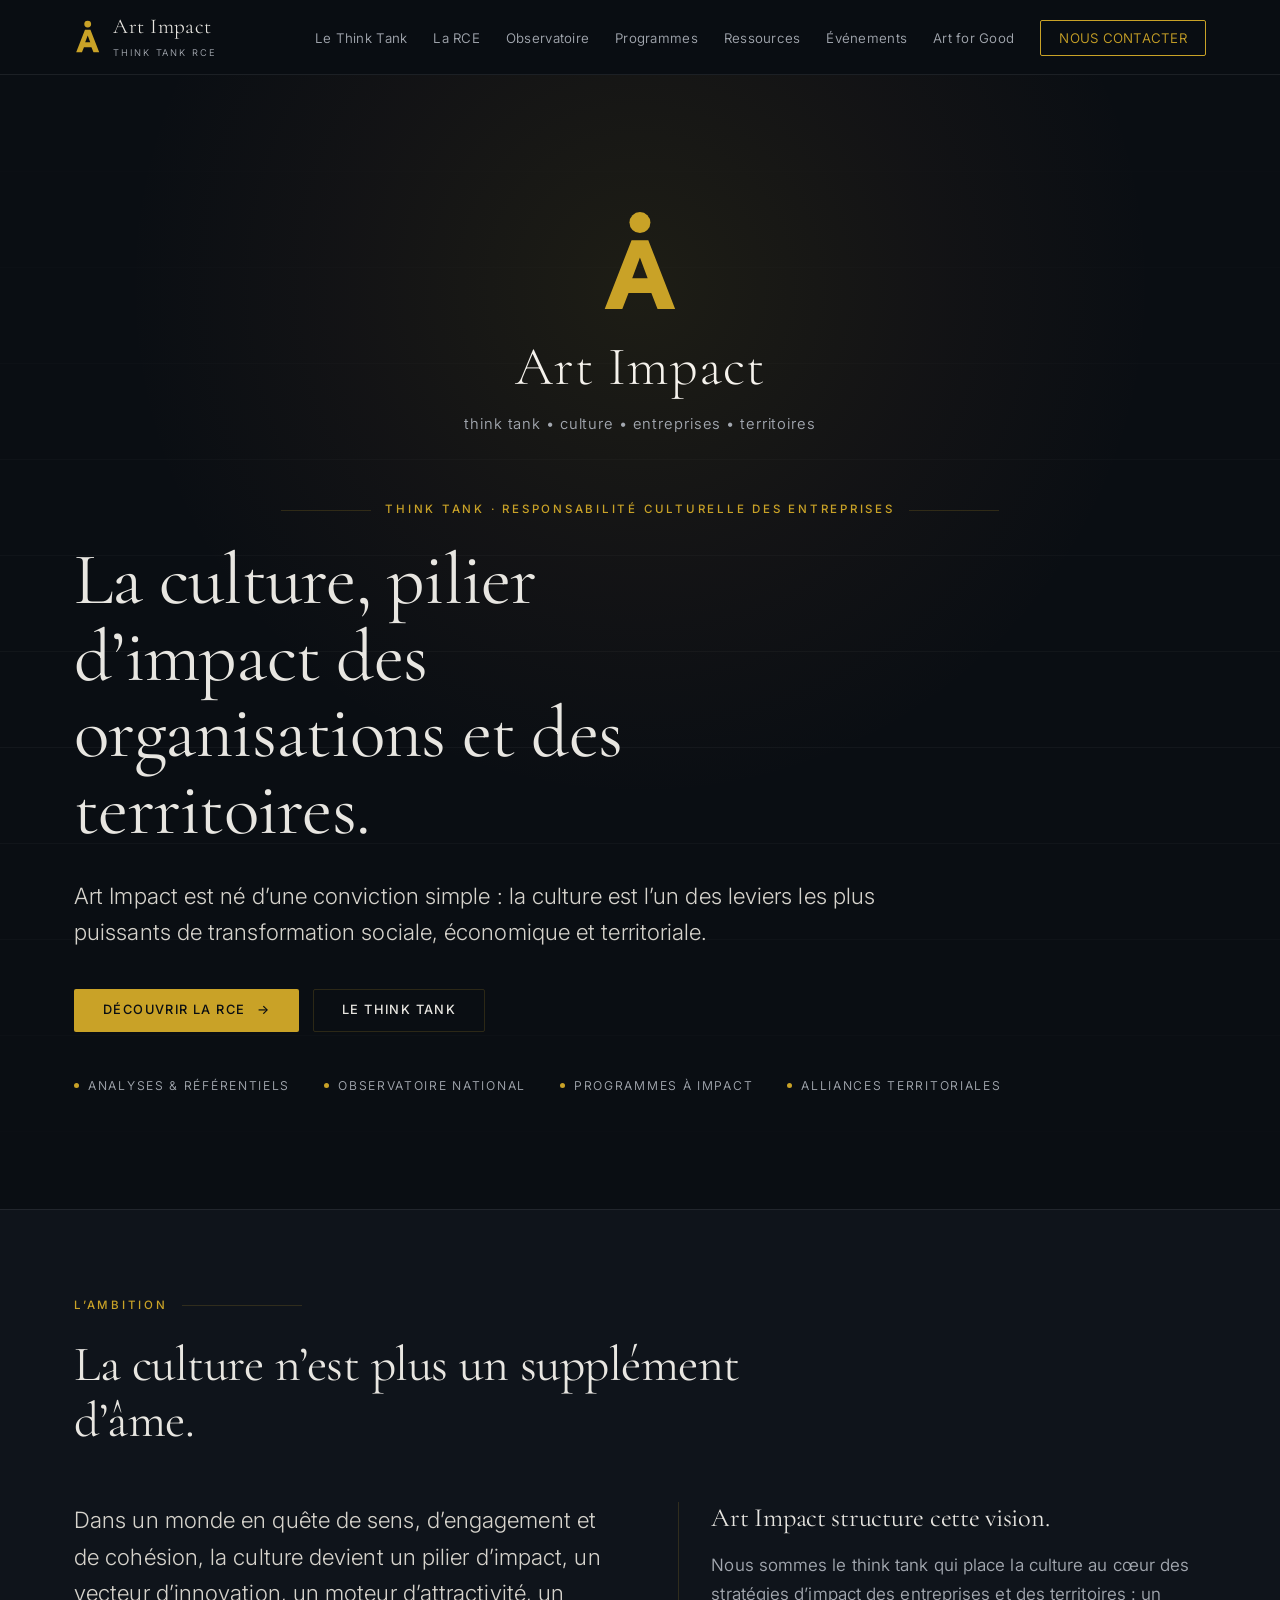
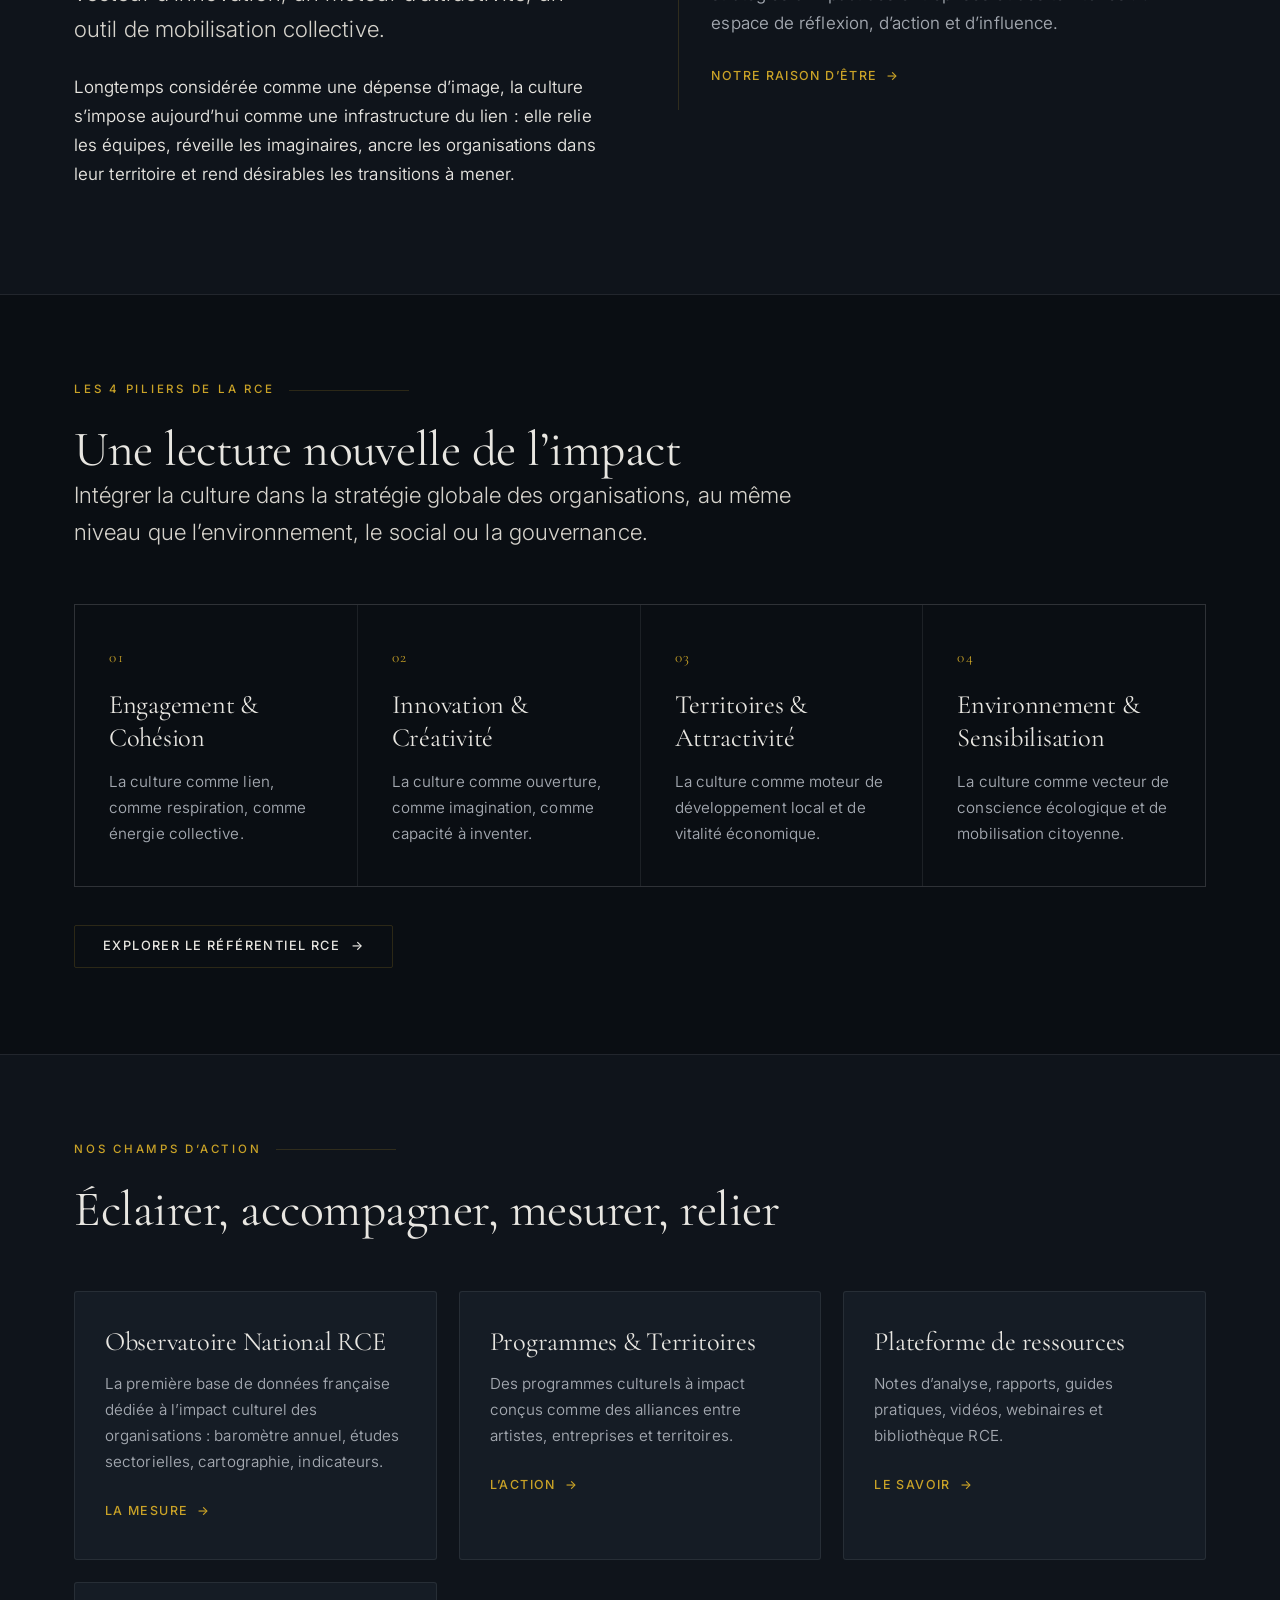
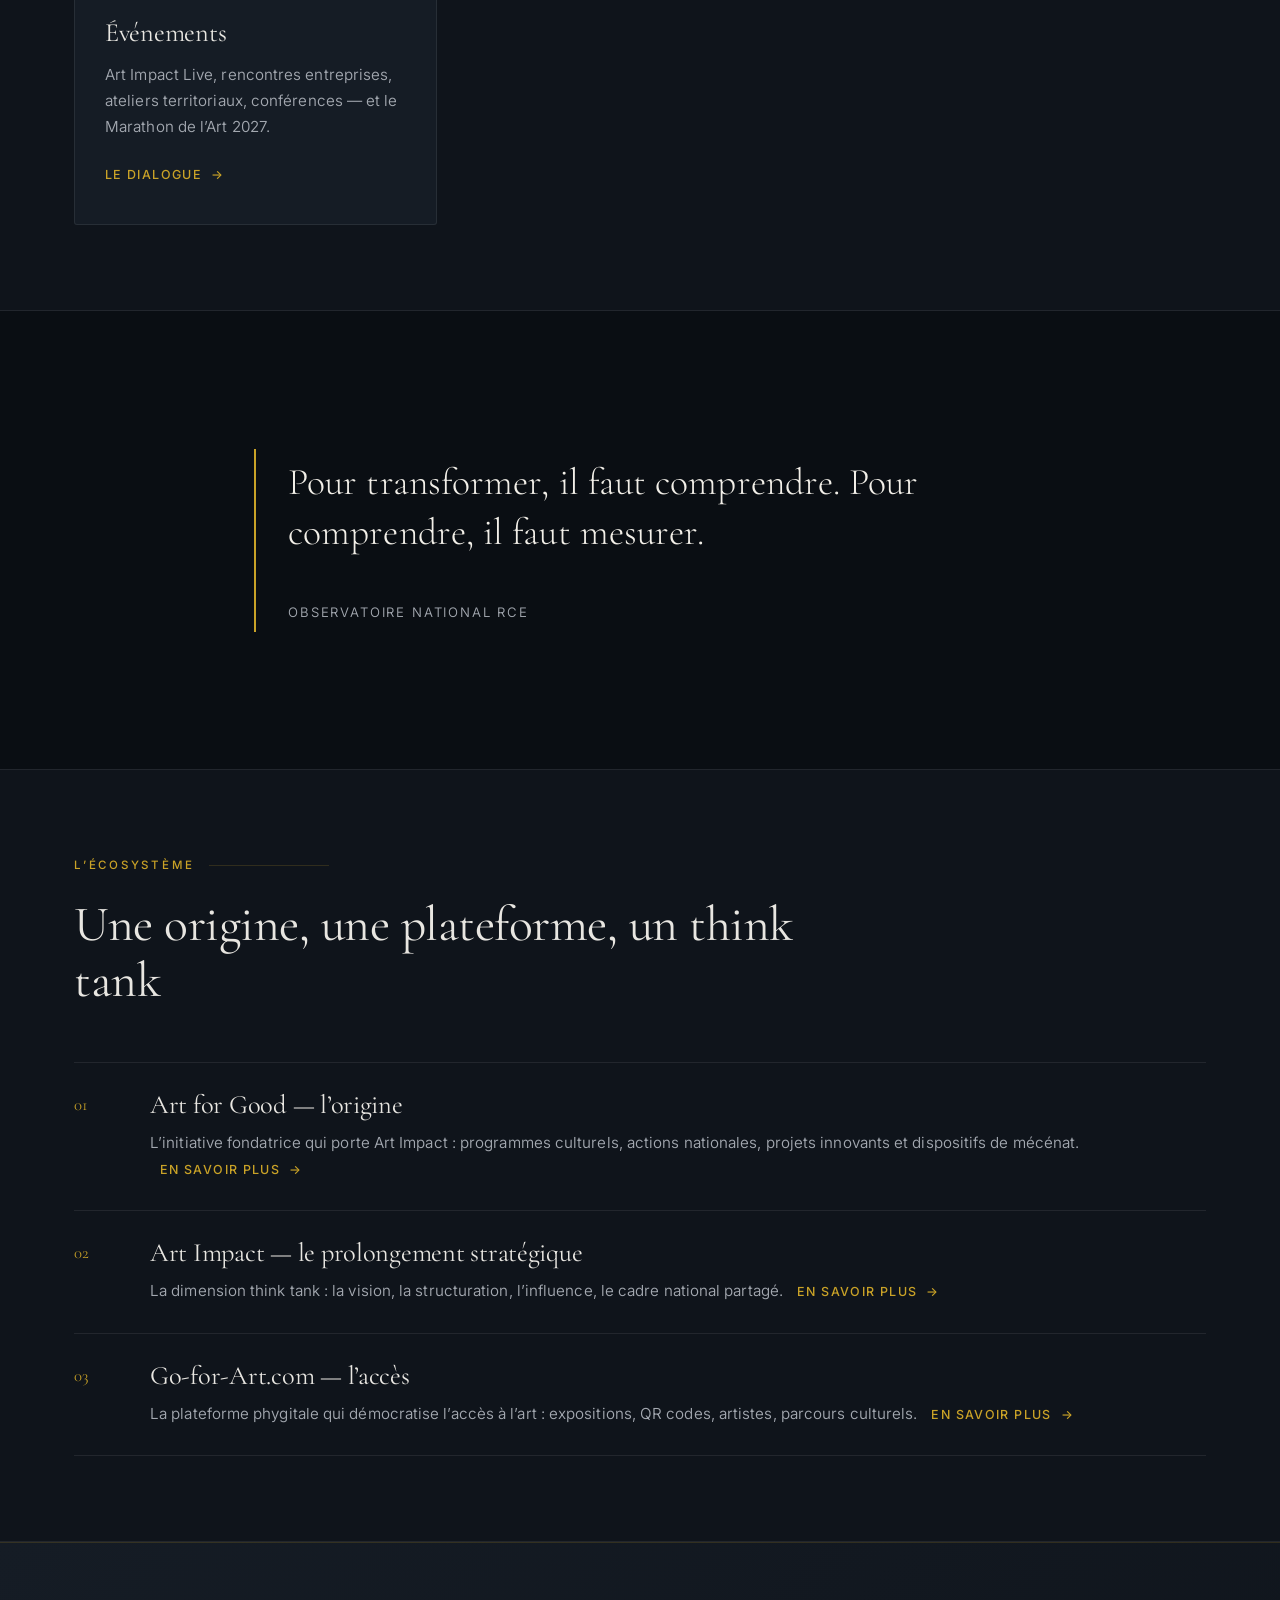
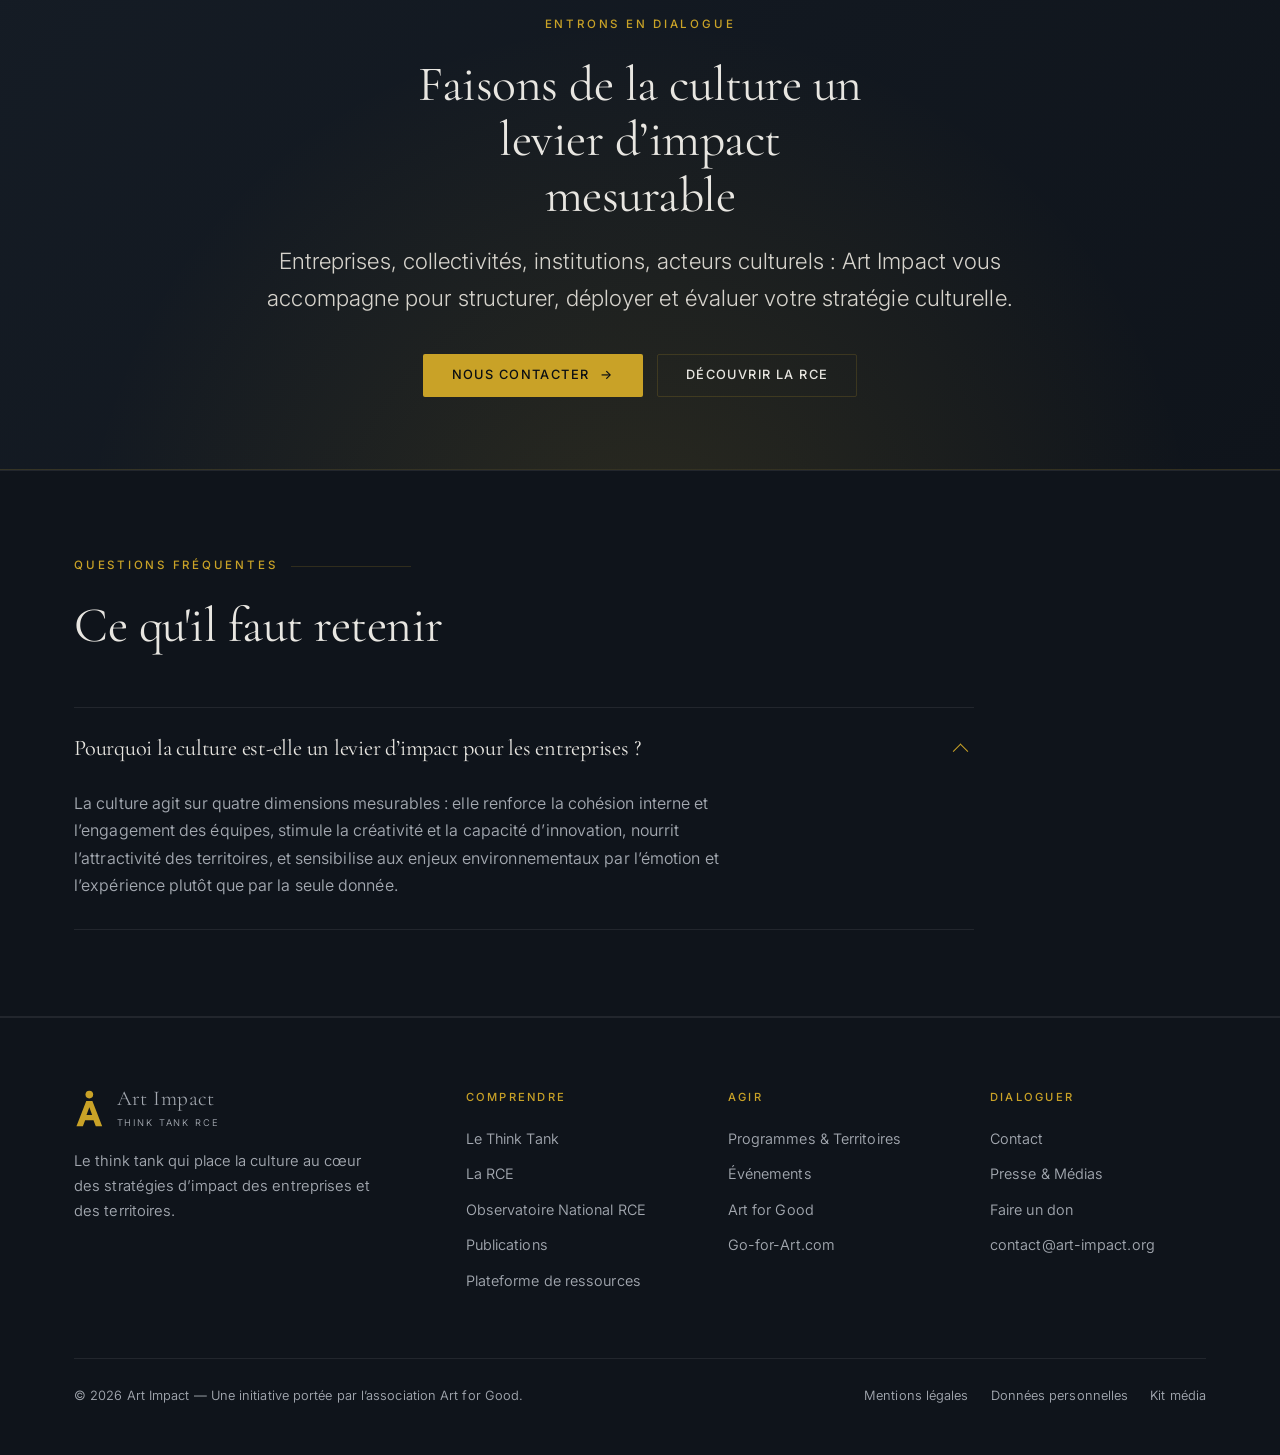
<file: index.html>
<!DOCTYPE html>
<html lang="fr">
<head>
<meta charset="utf-8">
<meta name="viewport" content="width=device-width, initial-scale=1">
<title>Art Impact — Think Tank de la Responsabilité Culturelle des Entreprises</title>
<meta name="description" content="Art Impact est le think tank qui place la culture au cœur des stratégies d’impact des entreprises et des territoires. Référentiel RCE et Observatoire national.">
<link rel="canonical" href="https://art-impact.org/">
<meta name="theme-color" content="#0A0E13">
<meta property="og:type" content="website">
<meta property="og:site_name" content="Art Impact">
<meta property="og:locale" content="fr_FR">
<meta property="og:title" content="Art Impact — Think Tank de la Responsabilité Culturelle des Entreprises">
<meta property="og:description" content="Art Impact est le think tank qui place la culture au cœur des stratégies d’impact des entreprises et des territoires. Référentiel RCE et Observatoire national.">
<meta property="og:url" content="https://art-impact.org/">
<meta property="og:image" content="https://art-impact.org/assets/img/og-image.jpg">
<meta property="og:image:width" content="1200">
<meta property="og:image:height" content="630">
<meta property="og:image:alt" content="Art Impact — think tank de la Responsabilité Culturelle des Entreprises">
<meta name="twitter:card" content="summary_large_image">
<meta name="twitter:title" content="Art Impact — Think Tank de la Responsabilité Culturelle des Entreprises">
<meta name="twitter:description" content="Art Impact est le think tank qui place la culture au cœur des stratégies d’impact des entreprises et des territoires. Référentiel RCE et Observatoire national.">
<meta name="twitter:image" content="https://art-impact.org/assets/img/og-image.jpg">
<meta name="robots" content="index, follow, max-snippet:-1, max-image-preview:large, max-video-preview:-1">
<meta name="author" content="Art Impact">
<link rel="icon" type="image/svg+xml" href="assets/img/favicon.svg">
<link rel="apple-touch-icon" href="assets/img/favicon.svg">
<link rel="preconnect" href="https://fonts.googleapis.com">
<link rel="preconnect" href="https://fonts.gstatic.com" crossorigin>
<link href="https://fonts.googleapis.com/css2?family=Cormorant+Garamond:wght@300;400;500&family=Inter:wght@300;400;500;600&display=swap" rel="stylesheet">
<link rel="stylesheet" href="assets/css/style.css">
<link rel="alternate" type="application/rss+xml" title="Art Impact — Publications" href="https://art-impact.org/flux.xml">
<script type="application/ld+json">
{"@context":"https://schema.org","@graph":[{"@type":["Organization","NGO"],"@id":"https://art-impact.org/#organisation","name":"Art Impact","alternateName":"Think Tank de la Responsabilité Culturelle des Entreprises","url":"https://art-impact.org","email":"contact@art-impact.org","logo":{"@type":"ImageObject","url":"https://art-impact.org/assets/img/og-image.jpg","width":1200,"height":630},"image":"https://art-impact.org/assets/img/og-image.jpg","description":"Art Impact est le think tank qui place la culture au cœur des stratégies d’impact des entreprises et des territoires.","foundingDate":"2023-11-04","address":{"@type":"PostalAddress","streetAddress":"54 rue René Boulanger","postalCode":"75010","addressLocality":"Paris","addressCountry":"FR"},"identifier":[{"@type":"PropertyValue","propertyID":"SIRET","value":"93416432800015"},{"@type":"PropertyValue","propertyID":"SIREN","value":"934164328"},{"@type":"PropertyValue","propertyID":"RNA","value":"W751271647"}],"areaServed":{"@type":"Country","name":"France"},"knowsAbout":["Responsabilité Culturelle des Entreprises","RCE","impact culturel","mécénat culturel","RSE","attractivité territoriale","politique culturelle","engagement des salariés"],"parentOrganization":{"@type":"NGO","name":"Art for Good","url":"https://www.helloasso.com/associations/art-for-good"},"contactPoint":[{"@type":"ContactPoint","email":"contact@art-impact.org","contactType":"informations","availableLanguage":"French"},{"@type":"ContactPoint","email":"presse@art-impact.org","contactType":"presse","availableLanguage":"French"}]},{"@type":"WebSite","@id":"https://art-impact.org/#site","url":"https://art-impact.org","name":"Art Impact","inLanguage":"fr-FR","publisher":{"@id":"https://art-impact.org/#organisation"}},{"@type":"WebPage","@id":"https://art-impact.org/#page","url":"https://art-impact.org/","name":"Art Impact — Think Tank de la Responsabilité Culturelle des Entreprises","description":"Art Impact est le think tank qui place la culture au cœur des stratégies d’impact des entreprises et des territoires. Référentiel RCE et Observatoire national.","inLanguage":"fr-FR","isPartOf":{"@id":"https://art-impact.org/#site"},"about":{"@id":"https://art-impact.org/#organisation"},"primaryImageOfPage":"https://art-impact.org/assets/img/og-image.jpg","breadcrumb":{"@id":"https://art-impact.org/#fil"}},{"@type":"BreadcrumbList","@id":"https://art-impact.org/#fil","itemListElement":[{"@type":"ListItem","position":1,"name":"Accueil","item":"https://art-impact.org/"}]},{"@type":"FAQPage","@id":"https://art-impact.org/#faq","mainEntity":[{"@type":"Question","name":"Pourquoi la culture est-elle un levier d’impact pour les entreprises ?","acceptedAnswer":{"@type":"Answer","text":"La culture agit sur quatre dimensions mesurables : elle renforce la cohésion interne et l’engagement des équipes, stimule la créativité et la capacité d’innovation, nourrit l’attractivité des territoires, et sensibilise aux enjeux environnementaux par l’émotion et l’expérience plutôt que par la seule donnée."}}]}]}
</script>
</head>
<body>

<header class="site-header">
  <div class="wrap nav">
    <a class="brand" href="index.html" aria-label="Art Impact, accueil">
      <svg class="brand-mark" viewBox="0 0 100 124" aria-hidden="true" focusable="false"><circle cx="50" cy="15" r="12.5"/><path fill-rule="evenodd" d="M40 36h20l32 82H71l-7.4-19H36.4L29 118H8L40 36zm10 20.5-9.2 25h18.4L50 56.5z"/></svg>
      <span>
        <span class="brand-name">Art Impact</span>
        <span class="brand-sub">Think Tank RCE</span>
      </span>
    </a>
    <button class="burger" type="button" aria-label="Ouvrir le menu" aria-expanded="false" aria-controls="menu-principal">
      <span></span><span></span><span></span>
    </button>
    <ul class="nav-links" id="menu-principal">
      <li><a href="think-tank.html">Le Think&nbsp;Tank</a></li>
      <li><a href="rce.html">La RCE</a></li>
      <li><a href="observatoire.html">Observatoire</a></li>
      <li><a href="programmes.html">Programmes</a></li>
      <li><a href="ressources.html">Ressources</a></li>
      <li><a href="evenements.html">Événements</a></li>
      <li><a href="art-for-good.html">Art&nbsp;for&nbsp;Good</a></li>
      <li><a class="nav-cta" href="contact.html">Nous contacter</a></li>
    </ul>
  </div>
</header>

<main id="contenu">

<section class="hero">
  <div class="wrap">
    <div class="logo-lockup">
      <svg class="lockup-mark" viewBox="0 0 100 124" aria-hidden="true" focusable="false">
        <circle cx="50" cy="15" r="12.5"/>
        <path fill-rule="evenodd" d="M40 36h20l32 82H71l-7.4-19H36.4L29 118H8L40 36zm10 20.5-9.2 25h18.4L50 56.5z"/>
      </svg>
      <p class="lockup-name">Art Impact</p>
      <p class="lockup-base">think tank &bull; culture &bull; entreprises &bull; territoires</p>
    </div>
    <p class="eyebrow">Think Tank &middot; Responsabilité Culturelle des Entreprises</p>
    <h1>La culture, pilier d’impact des organisations et des territoires.</h1>
    <p class="lead">Art Impact est né d’une conviction simple&nbsp;: la culture est l’un des leviers les plus
    puissants de transformation sociale, économique et territoriale.</p>
    <div class="btn-row">
      <a class="btn btn-primary" href="rce.html">Découvrir la RCE <span class="arw">&rarr;</span></a>
      <a class="btn btn-ghost" href="think-tank.html">Le Think Tank</a>
    </div>
    <p class="hero-meta">
      <span>Analyses &amp; référentiels</span>
      <span>Observatoire national</span>
      <span>Programmes à impact</span>
      <span>Alliances territoriales</span>
    </p>
  </div>
</section>

<section class="sec sec-alt">
  <div class="wrap">
    <div class="sec-head reveal">
      <p class="eyebrow">L’ambition</p>
      <h2>La culture n’est plus un supplément d’âme.</h2>
    </div>
    <div class="split reveal">
      <div>
        <p class="lead">Dans un monde en quête de sens, d’engagement et de cohésion, la culture devient
        un pilier d’impact, un vecteur d’innovation, un moteur d’attractivité, un outil de mobilisation collective.</p>
        <p>Longtemps considérée comme une dépense d’image, la culture s’impose aujourd’hui comme une
        infrastructure du lien&nbsp;: elle relie les équipes, réveille les imaginaires, ancre les organisations
        dans leur territoire et rend désirables les transitions à mener.</p>
      </div>
      <div class="split-side">
        <h3>Art Impact structure cette vision.</h3>
        <p class="dim">Nous sommes le think tank qui place la culture au cœur des stratégies d’impact des
        entreprises et des territoires&nbsp;: un espace de réflexion, d’action et d’influence.</p>
        <p style="margin-top:22px"><a class="link-more" href="think-tank.html">Notre raison d’être <span aria-hidden="true">&rarr;</span></a></p>
      </div>
    </div>
  </div>
</section>

<section class="sec">
  <div class="wrap">
    <div class="sec-head reveal">
      <p class="eyebrow">Les 4 piliers de la RCE</p>
      <h2>Une lecture nouvelle de l’impact</h2>
      <p class="lead">Intégrer la culture dans la stratégie globale des organisations, au même niveau que
      l’environnement, le social ou la gouvernance.</p>
    </div>
    <div class="grid grid-4 reveal">
      <article class="cell">
        <span class="num">01</span>
        <h3>Engagement &amp; Cohésion</h3>
        <p>La culture comme lien, comme respiration, comme énergie collective.</p>
      </article>
      <article class="cell">
        <span class="num">02</span>
        <h3>Innovation &amp; Créativité</h3>
        <p>La culture comme ouverture, comme imagination, comme capacité à inventer.</p>
      </article>
      <article class="cell">
        <span class="num">03</span>
        <h3>Territoires &amp; Attractivité</h3>
        <p>La culture comme moteur de développement local et de vitalité économique.</p>
      </article>
      <article class="cell">
        <span class="num">04</span>
        <h3>Environnement &amp; Sensibilisation</h3>
        <p>La culture comme vecteur de conscience écologique et de mobilisation citoyenne.</p>
      </article>
    </div>
    <div class="btn-row reveal">
      <a class="btn btn-ghost" href="rce.html">Explorer le référentiel RCE <span class="arw">&rarr;</span></a>
    </div>
  </div>
</section>

<section class="sec sec-alt">
  <div class="wrap">
    <div class="sec-head reveal">
      <p class="eyebrow">Nos champs d’action</p>
      <h2>Éclairer, accompagner, mesurer, relier</h2>
    </div>
    <div class="cards reveal">
      <article class="card">
        <h3>Observatoire National RCE</h3>
        <p>La première base de données française dédiée à l’impact culturel des organisations&nbsp;:
        baromètre annuel, études sectorielles, cartographie, indicateurs.</p>
        <p style="margin-top:22px"><a class="link-more" href="observatoire.html">La mesure <span aria-hidden="true">&rarr;</span></a></p>
      </article>
      <article class="card">
        <h3>Programmes &amp; Territoires</h3>
        <p>Des programmes culturels à impact conçus comme des alliances entre artistes, entreprises
        et territoires.</p>
        <p style="margin-top:22px"><a class="link-more" href="programmes.html">L’action <span aria-hidden="true">&rarr;</span></a></p>
      </article>
      <article class="card">
        <h3>Plateforme de ressources</h3>
        <p>Notes d’analyse, rapports, guides pratiques, vidéos, webinaires et bibliothèque RCE.</p>
        <p style="margin-top:22px"><a class="link-more" href="ressources.html">Le savoir <span aria-hidden="true">&rarr;</span></a></p>
      </article>
      <article class="card">
        <h3>Événements</h3>
        <p>Art Impact Live, rencontres entreprises, ateliers territoriaux, conférences — et le
        Marathon de l’Art 2027.</p>
        <p style="margin-top:22px"><a class="link-more" href="evenements.html">Le dialogue <span aria-hidden="true">&rarr;</span></a></p>
      </article>
    </div>
  </div>
</section>

<section class="sec">
  <div class="wrap narrow">
    <div class="pull reveal">
      <p class="serif-quote">Pour transformer, il faut comprendre. Pour comprendre, il faut mesurer.</p>
      <p class="dim" style="margin:14px 0 0;font-size:.82rem;letter-spacing:.14em;text-transform:uppercase">
        Observatoire National RCE</p>
    </div>
  </div>
</section>

<section class="sec sec-alt">
  <div class="wrap">
    <div class="sec-head reveal">
      <p class="eyebrow">L’écosystème</p>
      <h2>Une origine, une plateforme, un think tank</h2>
    </div>
    <ul class="ed-list reveal">
      <li>
        <span class="k">01</span>
        <div>
          <h3>Art for Good — l’origine</h3>
          <p>L’initiative fondatrice qui porte Art Impact&nbsp;: programmes culturels, actions nationales,
          projets innovants et dispositifs de mécénat.
          <a class="link-more" style="margin-left:10px" href="art-for-good.html">En savoir plus <span aria-hidden="true">&rarr;</span></a></p>
        </div>
      </li>
      <li>
        <span class="k">02</span>
        <div>
          <h3>Art Impact — le prolongement stratégique</h3>
          <p>La dimension think tank&nbsp;: la vision, la structuration, l’influence, le cadre national partagé.
          <a class="link-more" style="margin-left:10px" href="think-tank.html">En savoir plus <span aria-hidden="true">&rarr;</span></a></p>
        </div>
      </li>
      <li>
        <span class="k">03</span>
        <div>
          <h3>Go-for-Art.com — l’accès</h3>
          <p>La plateforme phygitale qui démocratise l’accès à l’art&nbsp;: expositions, QR codes, artistes,
          parcours culturels.
          <a class="link-more" style="margin-left:10px" href="go-for-art.html">En savoir plus <span aria-hidden="true">&rarr;</span></a></p>
        </div>
      </li>
    </ul>
  </div>
</section>

<section class="cta-band">
  <div class="wrap reveal">
    <p class="eyebrow solo" style="justify-content:center">Entrons en dialogue</p>
    <h2>Faisons de la culture un levier d’impact mesurable</h2>
    <p class="lead">Entreprises, collectivités, institutions, acteurs culturels&nbsp;: Art Impact vous accompagne
    pour structurer, déployer et évaluer votre stratégie culturelle.</p>
    <div class="btn-row">
      <a class="btn btn-primary" href="contact.html">Nous contacter <span class="arw">&rarr;</span></a>
      <a class="btn btn-ghost" href="rce.html">Découvrir la RCE</a>
    </div>
  </div>
</section>

<section class="sec sec-alt" id="questions">
  <div class="wrap">
    <div class="sec-head reveal">
      <p class="eyebrow">Questions fréquentes</p>
      <h2>Ce qu'il faut retenir</h2>
    </div>
    <div class="faq reveal">
      <details class="qa" open>
        <summary><h3>Pourquoi la culture est-elle un levier d’impact pour les entreprises ?</h3></summary>
        <p>La culture agit sur quatre dimensions mesurables : elle renforce la cohésion interne et l’engagement des équipes, stimule la créativité et la capacité d’innovation, nourrit l’attractivité des territoires, et sensibilise aux enjeux environnementaux par l’émotion et l’expérience plutôt que par la seule donnée.</p>
      </details>
    </div>
  </div>
</section>

</main>

<footer class="site-footer">
  <div class="wrap">
    <div class="foot-grid">
      <div class="foot-brand">
        <a class="brand" href="index.html">
          <svg class="brand-mark" viewBox="0 0 100 124" aria-hidden="true" focusable="false"><circle cx="50" cy="15" r="12.5"/><path fill-rule="evenodd" d="M40 36h20l32 82H71l-7.4-19H36.4L29 118H8L40 36zm10 20.5-9.2 25h18.4L50 56.5z"/></svg>
          <span>
            <span class="brand-name">Art Impact</span>
            <span class="brand-sub">Think Tank RCE</span>
          </span>
        </a>
        <p>Le think tank qui place la culture au cœur des stratégies d’impact des entreprises et des territoires.</p>
      </div>
      <div>
        <h4>Comprendre</h4>
        <ul>
          <li><a href="think-tank.html">Le Think Tank</a></li>
          <li><a href="rce.html">La RCE</a></li>
          <li><a href="observatoire.html">Observatoire National RCE</a></li>
          <li><a href="publications.html">Publications</a></li>
          <li><a href="ressources.html">Plateforme de ressources</a></li>
        </ul>
      </div>
      <div>
        <h4>Agir</h4>
        <ul>
          <li><a href="programmes.html">Programmes &amp; Territoires</a></li>
          <li><a href="evenements.html">Événements</a></li>
          <li><a href="art-for-good.html">Art for Good</a></li>
          <li><a href="go-for-art.html">Go-for-Art.com</a></li>
        </ul>
      </div>
      <div>
        <h4>Dialoguer</h4>
        <ul>
          <li><a href="contact.html">Contact</a></li>
          <li><a href="presse.html">Presse &amp; Médias</a></li>
          <li><a href="https://www.helloasso.com/associations/art-for-good" target="_blank" rel="noopener">Faire un don</a></li>
          <li><a href="mailto:contact@art-impact.org">contact@art-impact.org</a></li>
        </ul>
      </div>
    </div>
    <div class="foot-bottom">
      <p>© 2026 Art Impact — Une initiative portée par l’association Art for Good.</p>
      <nav aria-label="Liens légaux">
        <a href="mentions-legales.html">Mentions légales</a>
        <a href="mentions-legales.html#donnees">Données personnelles</a>
        <a href="presse.html">Kit média</a>
      </nav>
    </div>
  </div>
</footer>

<script src="assets/js/main.js" defer></script>
</body>
</html>
</file>
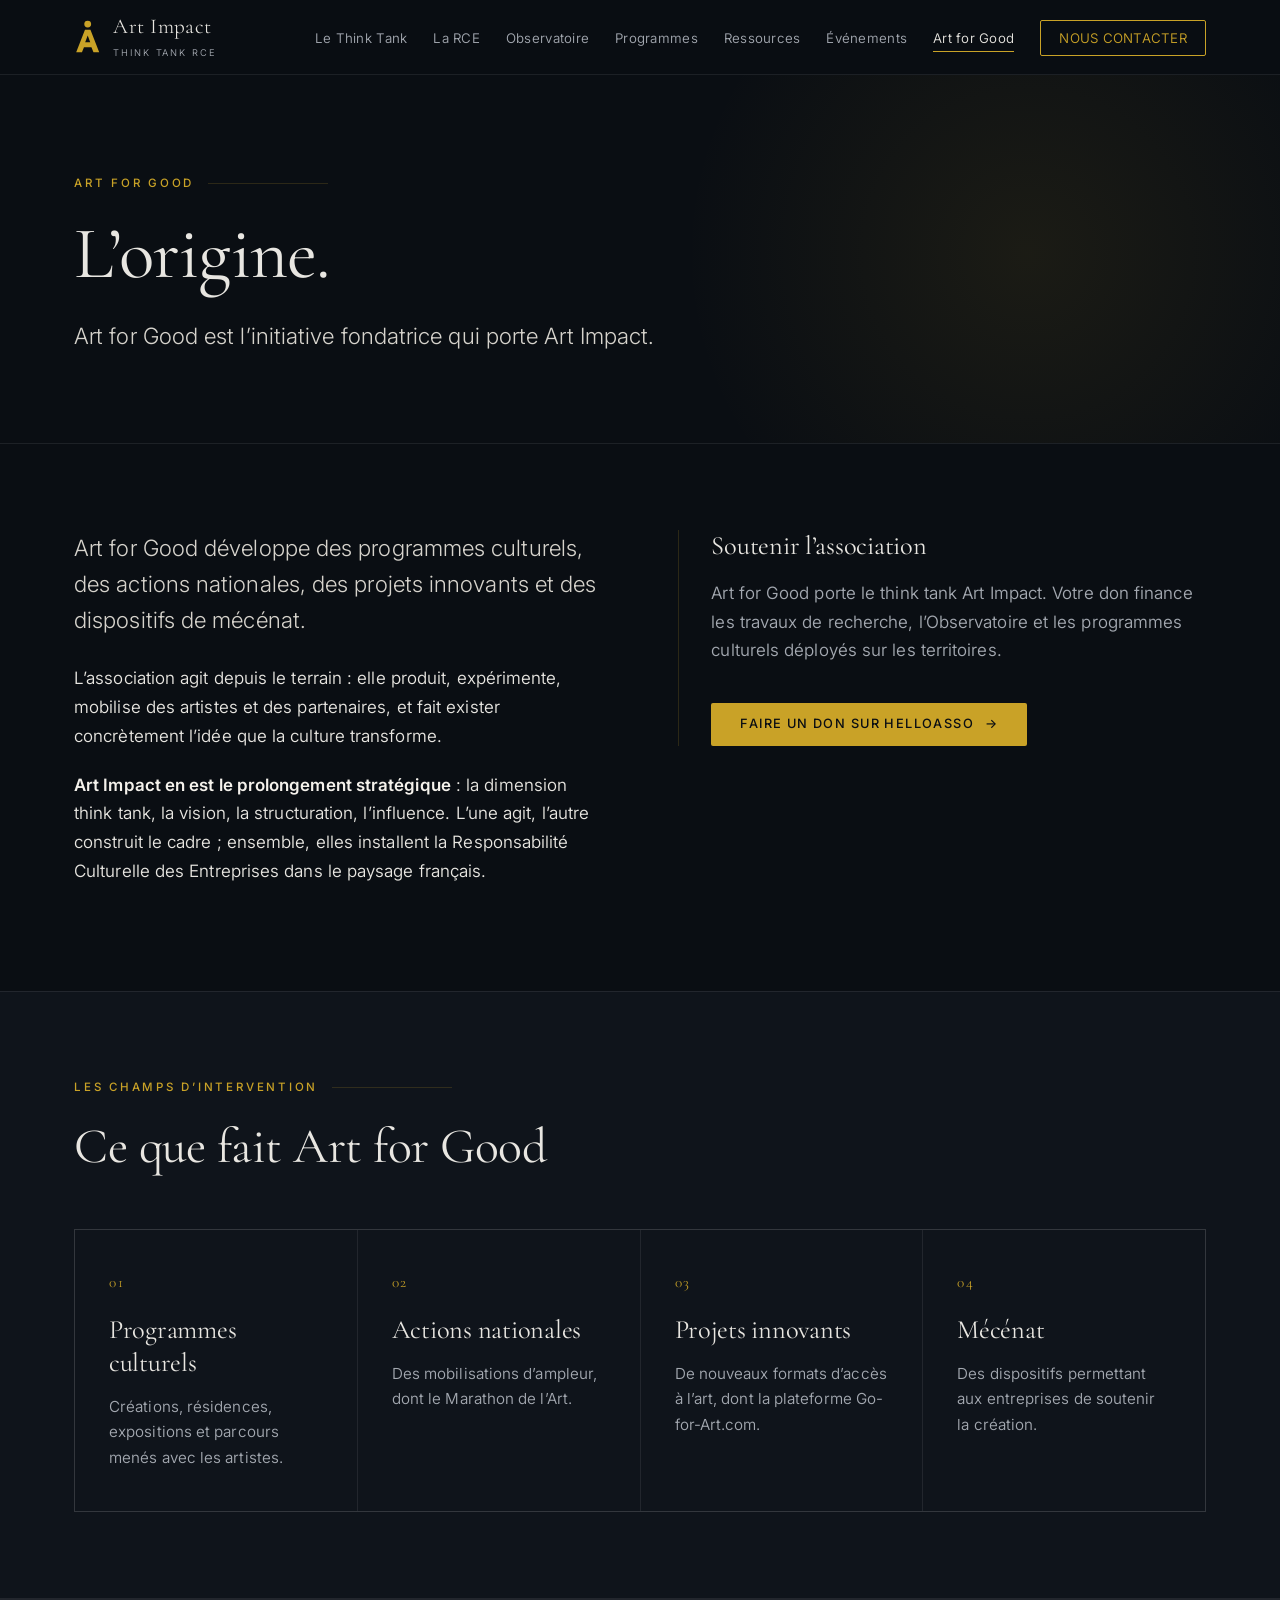
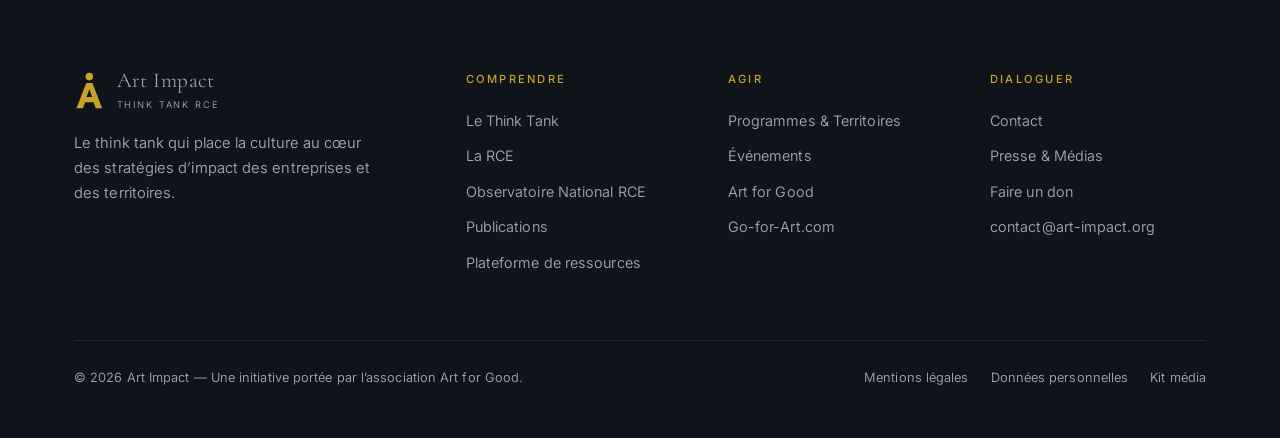
<file: art-for-good.html>
<!DOCTYPE html>
<html lang="fr">
<head>
<meta charset="utf-8">
<meta name="viewport" content="width=device-width, initial-scale=1">
<title>Art for Good — L’origine d’Art Impact</title>
<meta name="description" content="Art for Good est l’initiative fondatrice qui porte Art Impact : programmes culturels, actions nationales, projets innovants et dispositifs de mécénat.">
<link rel="canonical" href="https://art-impact.org/art-for-good.html">
<meta name="theme-color" content="#0A0E13">
<meta property="og:type" content="website">
<meta property="og:site_name" content="Art Impact">
<meta property="og:locale" content="fr_FR">
<meta property="og:title" content="Art for Good — L’origine d’Art Impact">
<meta property="og:description" content="Art for Good est l’initiative fondatrice qui porte Art Impact : programmes culturels, actions nationales, projets innovants et dispositifs de mécénat.">
<meta property="og:url" content="https://art-impact.org/art-for-good.html">
<meta property="og:image" content="https://art-impact.org/assets/img/og-image.jpg">
<meta property="og:image:width" content="1200">
<meta property="og:image:height" content="630">
<meta property="og:image:alt" content="Art Impact — think tank de la Responsabilité Culturelle des Entreprises">
<meta name="twitter:card" content="summary_large_image">
<meta name="twitter:title" content="Art for Good — L’origine d’Art Impact">
<meta name="twitter:description" content="Art for Good est l’initiative fondatrice qui porte Art Impact : programmes culturels, actions nationales, projets innovants et dispositifs de mécénat.">
<meta name="twitter:image" content="https://art-impact.org/assets/img/og-image.jpg">
<meta name="robots" content="index, follow, max-snippet:-1, max-image-preview:large, max-video-preview:-1">
<meta name="author" content="Art Impact">
<link rel="icon" type="image/svg+xml" href="assets/img/favicon.svg">
<link rel="apple-touch-icon" href="assets/img/favicon.svg">
<link rel="preconnect" href="https://fonts.googleapis.com">
<link rel="preconnect" href="https://fonts.gstatic.com" crossorigin>
<link href="https://fonts.googleapis.com/css2?family=Cormorant+Garamond:wght@300;400;500&family=Inter:wght@300;400;500;600&display=swap" rel="stylesheet">
<link rel="stylesheet" href="assets/css/style.css">
<link rel="alternate" type="application/rss+xml" title="Art Impact — Publications" href="https://art-impact.org/flux.xml">
<script type="application/ld+json">
{"@context":"https://schema.org","@graph":[{"@type":["Organization","NGO"],"@id":"https://art-impact.org/#organisation","name":"Art Impact","alternateName":"Think Tank de la Responsabilité Culturelle des Entreprises","url":"https://art-impact.org","email":"contact@art-impact.org","logo":{"@type":"ImageObject","url":"https://art-impact.org/assets/img/og-image.jpg","width":1200,"height":630},"image":"https://art-impact.org/assets/img/og-image.jpg","description":"Art Impact est le think tank qui place la culture au cœur des stratégies d’impact des entreprises et des territoires.","foundingDate":"2023-11-04","address":{"@type":"PostalAddress","streetAddress":"54 rue René Boulanger","postalCode":"75010","addressLocality":"Paris","addressCountry":"FR"},"identifier":[{"@type":"PropertyValue","propertyID":"SIRET","value":"93416432800015"},{"@type":"PropertyValue","propertyID":"SIREN","value":"934164328"},{"@type":"PropertyValue","propertyID":"RNA","value":"W751271647"}],"areaServed":{"@type":"Country","name":"France"},"knowsAbout":["Responsabilité Culturelle des Entreprises","RCE","impact culturel","mécénat culturel","RSE","attractivité territoriale","politique culturelle","engagement des salariés"],"parentOrganization":{"@type":"NGO","name":"Art for Good","url":"https://www.helloasso.com/associations/art-for-good"},"contactPoint":[{"@type":"ContactPoint","email":"contact@art-impact.org","contactType":"informations","availableLanguage":"French"},{"@type":"ContactPoint","email":"presse@art-impact.org","contactType":"presse","availableLanguage":"French"}]},{"@type":"WebSite","@id":"https://art-impact.org/#site","url":"https://art-impact.org","name":"Art Impact","inLanguage":"fr-FR","publisher":{"@id":"https://art-impact.org/#organisation"}},{"@type":"WebPage","@id":"https://art-impact.org/art-for-good.html#page","url":"https://art-impact.org/art-for-good.html","name":"Art for Good — L’origine d’Art Impact","description":"Art for Good est l’initiative fondatrice qui porte Art Impact : programmes culturels, actions nationales, projets innovants et dispositifs de mécénat.","inLanguage":"fr-FR","isPartOf":{"@id":"https://art-impact.org/#site"},"about":{"@id":"https://art-impact.org/#organisation"},"primaryImageOfPage":"https://art-impact.org/assets/img/og-image.jpg","breadcrumb":{"@id":"https://art-impact.org/art-for-good.html#fil"}},{"@type":"BreadcrumbList","@id":"https://art-impact.org/art-for-good.html#fil","itemListElement":[{"@type":"ListItem","position":1,"name":"Accueil","item":"https://art-impact.org/"},{"@type":"ListItem","position":2,"name":"Art for Good","item":"https://art-impact.org/art-for-good.html"}]}]}
</script>
</head>
<body>

<header class="site-header">
  <div class="wrap nav">
    <a class="brand" href="index.html" aria-label="Art Impact, accueil">
      <svg class="brand-mark" viewBox="0 0 100 124" aria-hidden="true" focusable="false"><circle cx="50" cy="15" r="12.5"/><path fill-rule="evenodd" d="M40 36h20l32 82H71l-7.4-19H36.4L29 118H8L40 36zm10 20.5-9.2 25h18.4L50 56.5z"/></svg>
      <span>
        <span class="brand-name">Art Impact</span>
        <span class="brand-sub">Think Tank RCE</span>
      </span>
    </a>
    <button class="burger" type="button" aria-label="Ouvrir le menu" aria-expanded="false" aria-controls="menu-principal">
      <span></span><span></span><span></span>
    </button>
    <ul class="nav-links" id="menu-principal">
      <li><a href="think-tank.html">Le Think&nbsp;Tank</a></li>
      <li><a href="rce.html">La RCE</a></li>
      <li><a href="observatoire.html">Observatoire</a></li>
      <li><a href="programmes.html">Programmes</a></li>
      <li><a href="ressources.html">Ressources</a></li>
      <li><a href="evenements.html">Événements</a></li>
      <li><a href="art-for-good.html" aria-current="page">Art&nbsp;for&nbsp;Good</a></li>
      <li><a class="nav-cta" href="contact.html">Nous contacter</a></li>
    </ul>
  </div>
</header>

<main id="contenu">

<section class="page-hero">
  <div class="wrap">
    <p class="eyebrow">Art for Good</p>
    <h1>L’origine.</h1>
    <p class="lead">Art for Good est l’initiative fondatrice qui porte Art Impact.</p>
  </div>
</section>

<section class="sec">
  <div class="wrap">
    <div class="split reveal">
      <div>
        <p class="lead">Art for Good développe des programmes culturels, des actions nationales, des
        projets innovants et des dispositifs de mécénat.</p>
        <p>L’association agit depuis le terrain&nbsp;: elle produit, expérimente, mobilise des artistes et
        des partenaires, et fait exister concrètement l’idée que la culture transforme.</p>
        <p><strong>Art Impact en est le prolongement stratégique</strong>&nbsp;: la dimension think tank,
        la vision, la structuration, l’influence. L’une agit, l’autre construit le cadre&nbsp;; ensemble,
        elles installent la Responsabilité Culturelle des Entreprises dans le paysage français.</p>
      </div>
      <div class="split-side">
        <h3>Soutenir l’association</h3>
        <p class="dim">Art for Good porte le think tank Art Impact. Votre don finance les travaux de
        recherche, l’Observatoire et les programmes culturels déployés sur les territoires.</p>
        <div class="btn-row">
          <a class="btn btn-primary" href="https://www.helloasso.com/associations/art-for-good" target="_blank" rel="noopener">Faire un don sur HelloAsso <span class="arw">&rarr;</span></a>
        </div>
      </div>
    </div>
  </div>
</section>

<section class="sec sec-alt">
  <div class="wrap">
    <div class="sec-head reveal">
      <p class="eyebrow">Les champs d’intervention</p>
      <h2>Ce que fait Art for Good</h2>
    </div>
    <div class="grid grid-4 reveal">
      <article class="cell"><span class="num">01</span><h3>Programmes culturels</h3>
        <p>Créations, résidences, expositions et parcours menés avec les artistes.</p></article>
      <article class="cell"><span class="num">02</span><h3>Actions nationales</h3>
        <p>Des mobilisations d’ampleur, dont le Marathon de l’Art.</p></article>
      <article class="cell"><span class="num">03</span><h3>Projets innovants</h3>
        <p>De nouveaux formats d’accès à l’art, dont la plateforme Go-for-Art.com.</p></article>
      <article class="cell"><span class="num">04</span><h3>Mécénat</h3>
        <p>Des dispositifs permettant aux entreprises de soutenir la création.</p></article>
    </div>
  </div>
</section>

</main>

<footer class="site-footer">
  <div class="wrap">
    <div class="foot-grid">
      <div class="foot-brand">
        <a class="brand" href="index.html">
          <svg class="brand-mark" viewBox="0 0 100 124" aria-hidden="true" focusable="false"><circle cx="50" cy="15" r="12.5"/><path fill-rule="evenodd" d="M40 36h20l32 82H71l-7.4-19H36.4L29 118H8L40 36zm10 20.5-9.2 25h18.4L50 56.5z"/></svg>
          <span>
            <span class="brand-name">Art Impact</span>
            <span class="brand-sub">Think Tank RCE</span>
          </span>
        </a>
        <p>Le think tank qui place la culture au cœur des stratégies d’impact des entreprises et des territoires.</p>
      </div>
      <div>
        <h4>Comprendre</h4>
        <ul>
          <li><a href="think-tank.html">Le Think Tank</a></li>
          <li><a href="rce.html">La RCE</a></li>
          <li><a href="observatoire.html">Observatoire National RCE</a></li>
          <li><a href="publications.html">Publications</a></li>
          <li><a href="ressources.html">Plateforme de ressources</a></li>
        </ul>
      </div>
      <div>
        <h4>Agir</h4>
        <ul>
          <li><a href="programmes.html">Programmes &amp; Territoires</a></li>
          <li><a href="evenements.html">Événements</a></li>
          <li><a href="art-for-good.html">Art for Good</a></li>
          <li><a href="go-for-art.html">Go-for-Art.com</a></li>
        </ul>
      </div>
      <div>
        <h4>Dialoguer</h4>
        <ul>
          <li><a href="contact.html">Contact</a></li>
          <li><a href="presse.html">Presse &amp; Médias</a></li>
          <li><a href="https://www.helloasso.com/associations/art-for-good" target="_blank" rel="noopener">Faire un don</a></li>
          <li><a href="mailto:contact@art-impact.org">contact@art-impact.org</a></li>
        </ul>
      </div>
    </div>
    <div class="foot-bottom">
      <p>© 2026 Art Impact — Une initiative portée par l’association Art for Good.</p>
      <nav aria-label="Liens légaux">
        <a href="mentions-legales.html">Mentions légales</a>
        <a href="mentions-legales.html#donnees">Données personnelles</a>
        <a href="presse.html">Kit média</a>
      </nav>
    </div>
  </div>
</footer>

<script src="assets/js/main.js" defer></script>
</body>
</html>
</file>
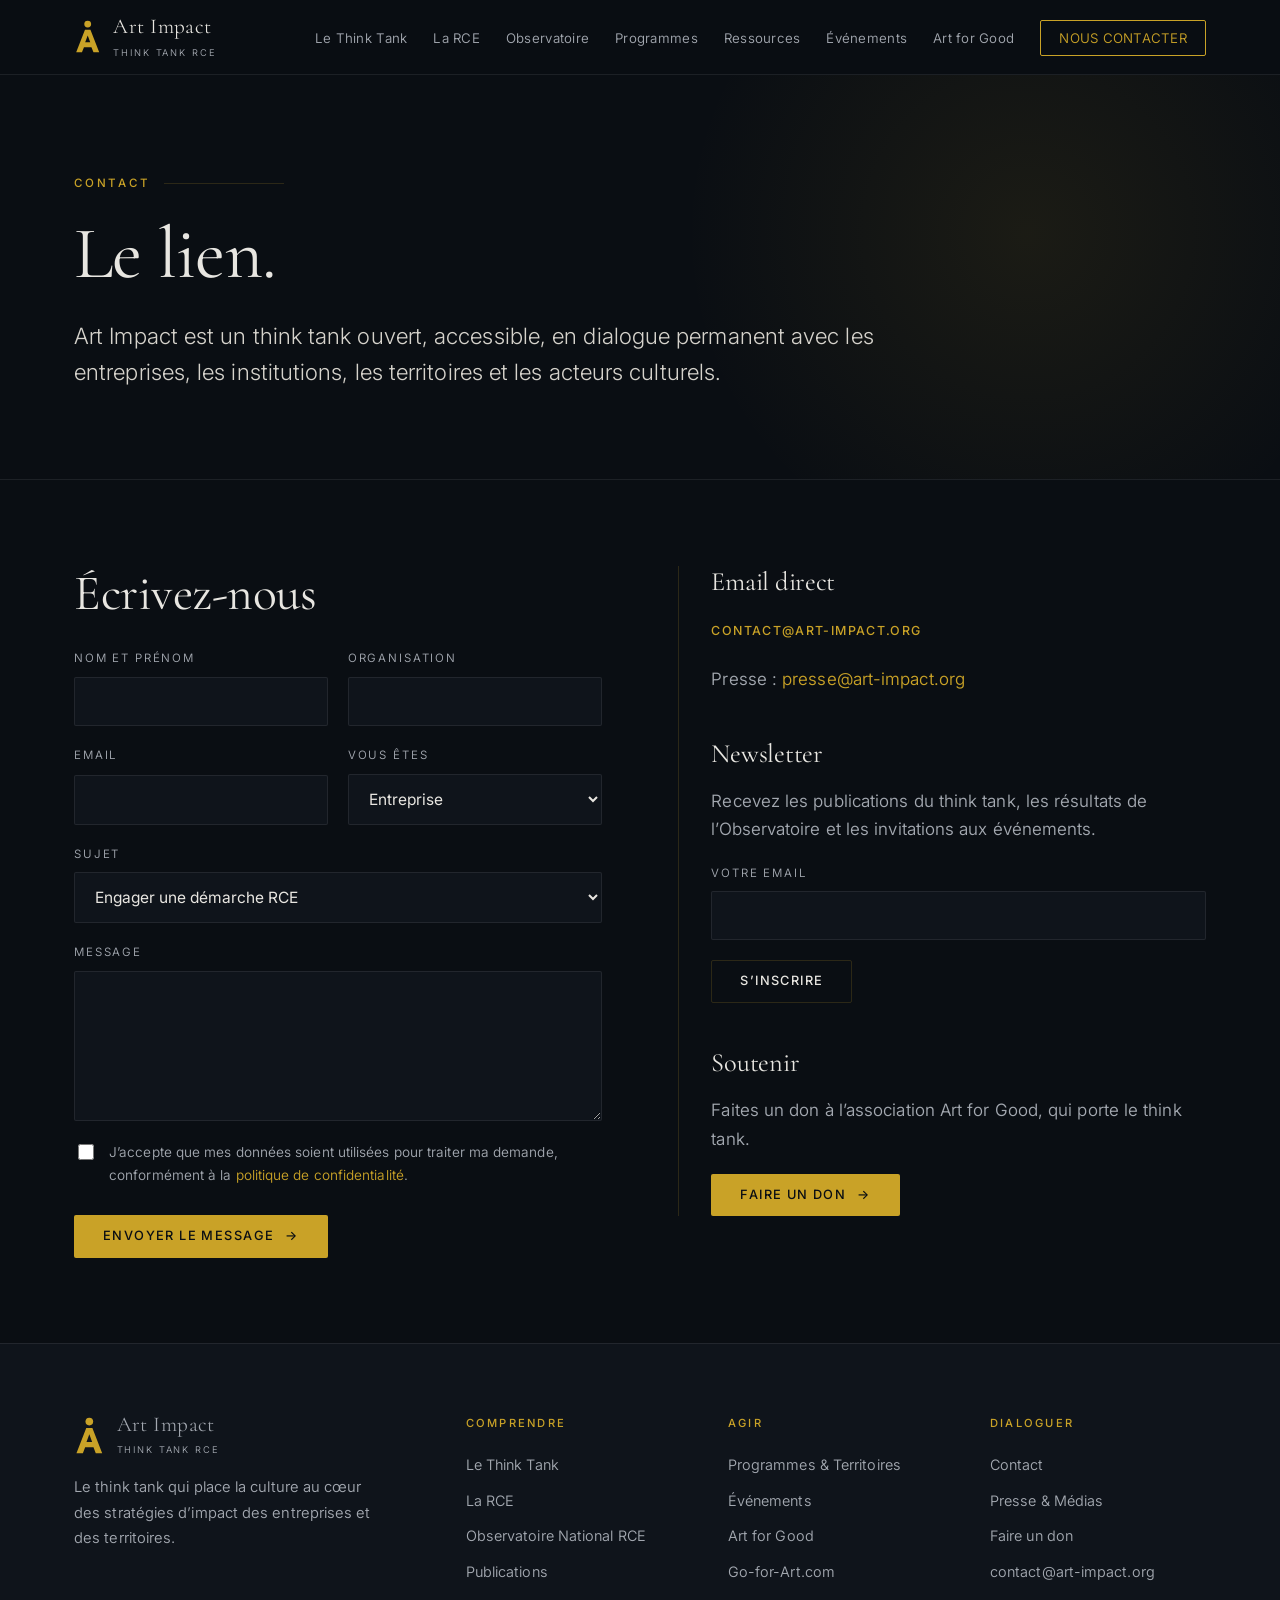
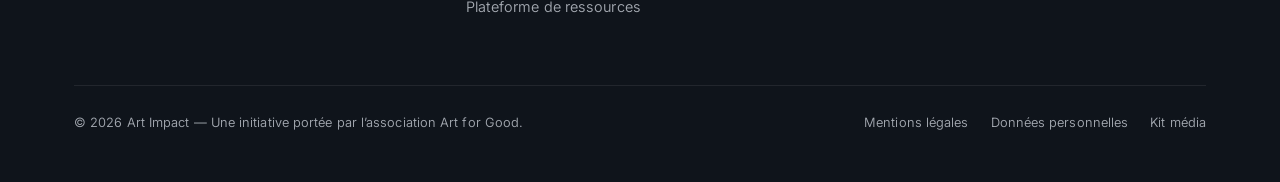
<file: contact.html>
<!DOCTYPE html>
<html lang="fr">
<head>
<meta charset="utf-8">
<meta name="viewport" content="width=device-width, initial-scale=1">
<title>Contact — Art Impact</title>
<meta name="description" content="Formulaire, email, newsletter et don : Art Impact dialogue avec les entreprises, les institutions, les territoires et les acteurs culturels.">
<link rel="canonical" href="https://art-impact.org/contact.html">
<meta name="theme-color" content="#0A0E13">
<meta property="og:type" content="website">
<meta property="og:site_name" content="Art Impact">
<meta property="og:locale" content="fr_FR">
<meta property="og:title" content="Contact — Art Impact">
<meta property="og:description" content="Formulaire, email, newsletter et don : Art Impact dialogue avec les entreprises, les institutions, les territoires et les acteurs culturels.">
<meta property="og:url" content="https://art-impact.org/contact.html">
<meta property="og:image" content="https://art-impact.org/assets/img/og-image.jpg">
<meta property="og:image:width" content="1200">
<meta property="og:image:height" content="630">
<meta property="og:image:alt" content="Art Impact — think tank de la Responsabilité Culturelle des Entreprises">
<meta name="twitter:card" content="summary_large_image">
<meta name="twitter:title" content="Contact — Art Impact">
<meta name="twitter:description" content="Formulaire, email, newsletter et don : Art Impact dialogue avec les entreprises, les institutions, les territoires et les acteurs culturels.">
<meta name="twitter:image" content="https://art-impact.org/assets/img/og-image.jpg">
<meta name="robots" content="index, follow, max-snippet:-1, max-image-preview:large, max-video-preview:-1">
<meta name="author" content="Art Impact">
<link rel="icon" type="image/svg+xml" href="assets/img/favicon.svg">
<link rel="apple-touch-icon" href="assets/img/favicon.svg">
<link rel="preconnect" href="https://fonts.googleapis.com">
<link rel="preconnect" href="https://fonts.gstatic.com" crossorigin>
<link href="https://fonts.googleapis.com/css2?family=Cormorant+Garamond:wght@300;400;500&family=Inter:wght@300;400;500;600&display=swap" rel="stylesheet">
<link rel="stylesheet" href="assets/css/style.css">
<link rel="alternate" type="application/rss+xml" title="Art Impact — Publications" href="https://art-impact.org/flux.xml">
<script type="application/ld+json">
{"@context":"https://schema.org","@graph":[{"@type":["Organization","NGO"],"@id":"https://art-impact.org/#organisation","name":"Art Impact","alternateName":"Think Tank de la Responsabilité Culturelle des Entreprises","url":"https://art-impact.org","email":"contact@art-impact.org","logo":{"@type":"ImageObject","url":"https://art-impact.org/assets/img/og-image.jpg","width":1200,"height":630},"image":"https://art-impact.org/assets/img/og-image.jpg","description":"Art Impact est le think tank qui place la culture au cœur des stratégies d’impact des entreprises et des territoires.","foundingDate":"2023-11-04","address":{"@type":"PostalAddress","streetAddress":"54 rue René Boulanger","postalCode":"75010","addressLocality":"Paris","addressCountry":"FR"},"identifier":[{"@type":"PropertyValue","propertyID":"SIRET","value":"93416432800015"},{"@type":"PropertyValue","propertyID":"SIREN","value":"934164328"},{"@type":"PropertyValue","propertyID":"RNA","value":"W751271647"}],"areaServed":{"@type":"Country","name":"France"},"knowsAbout":["Responsabilité Culturelle des Entreprises","RCE","impact culturel","mécénat culturel","RSE","attractivité territoriale","politique culturelle","engagement des salariés"],"parentOrganization":{"@type":"NGO","name":"Art for Good","url":"https://www.helloasso.com/associations/art-for-good"},"contactPoint":[{"@type":"ContactPoint","email":"contact@art-impact.org","contactType":"informations","availableLanguage":"French"},{"@type":"ContactPoint","email":"presse@art-impact.org","contactType":"presse","availableLanguage":"French"}]},{"@type":"WebSite","@id":"https://art-impact.org/#site","url":"https://art-impact.org","name":"Art Impact","inLanguage":"fr-FR","publisher":{"@id":"https://art-impact.org/#organisation"}},{"@type":"WebPage","@id":"https://art-impact.org/contact.html#page","url":"https://art-impact.org/contact.html","name":"Contact — Art Impact","description":"Formulaire, email, newsletter et don : Art Impact dialogue avec les entreprises, les institutions, les territoires et les acteurs culturels.","inLanguage":"fr-FR","isPartOf":{"@id":"https://art-impact.org/#site"},"about":{"@id":"https://art-impact.org/#organisation"},"primaryImageOfPage":"https://art-impact.org/assets/img/og-image.jpg","breadcrumb":{"@id":"https://art-impact.org/contact.html#fil"}},{"@type":"BreadcrumbList","@id":"https://art-impact.org/contact.html#fil","itemListElement":[{"@type":"ListItem","position":1,"name":"Accueil","item":"https://art-impact.org/"},{"@type":"ListItem","position":2,"name":"Contact","item":"https://art-impact.org/contact.html"}]}]}
</script>
</head>
<body>

<header class="site-header">
  <div class="wrap nav">
    <a class="brand" href="index.html" aria-label="Art Impact, accueil">
      <svg class="brand-mark" viewBox="0 0 100 124" aria-hidden="true" focusable="false"><circle cx="50" cy="15" r="12.5"/><path fill-rule="evenodd" d="M40 36h20l32 82H71l-7.4-19H36.4L29 118H8L40 36zm10 20.5-9.2 25h18.4L50 56.5z"/></svg>
      <span>
        <span class="brand-name">Art Impact</span>
        <span class="brand-sub">Think Tank RCE</span>
      </span>
    </a>
    <button class="burger" type="button" aria-label="Ouvrir le menu" aria-expanded="false" aria-controls="menu-principal">
      <span></span><span></span><span></span>
    </button>
    <ul class="nav-links" id="menu-principal">
      <li><a href="think-tank.html">Le Think&nbsp;Tank</a></li>
      <li><a href="rce.html">La RCE</a></li>
      <li><a href="observatoire.html">Observatoire</a></li>
      <li><a href="programmes.html">Programmes</a></li>
      <li><a href="ressources.html">Ressources</a></li>
      <li><a href="evenements.html">Événements</a></li>
      <li><a href="art-for-good.html">Art&nbsp;for&nbsp;Good</a></li>
      <li><a class="nav-cta" href="contact.html">Nous contacter</a></li>
    </ul>
  </div>
</header>

<main id="contenu">

<section class="page-hero">
  <div class="wrap">
    <p class="eyebrow">Contact</p>
    <h1>Le lien.</h1>
    <p class="lead">Art Impact est un think tank ouvert, accessible, en dialogue permanent avec les entreprises, les institutions, les territoires et les acteurs culturels.</p>
  </div>
</section>

<section class="sec">
  <div class="wrap">
    <div class="split reveal">
      <div>
        <h2 style="margin-bottom:28px">Écrivez-nous</h2>
        <form class="form" action="https://api.web3forms.com/submit" method="POST">
          <input type="hidden" name="access_key" value="12908036-d737-40ae-87fd-17d9fc65e932">
          <input type="hidden" name="subject" value="Art Impact — nouveau message depuis le site">
          <input type="hidden" name="from_name" value="Site Art Impact">
          <input type="hidden" name="replyto" value="email">
          <input type="hidden" name="redirect" value="https://art-impact.org/merci.html">
          <input type="checkbox" name="botcheck" class="hp" style="display:none" tabindex="-1" autocomplete="off">
          <div class="form-row">
            <div class="field">
              <label for="nom">Nom et prénom</label>
              <input id="nom" name="nom" type="text" autocomplete="name" required>
            </div>
            <div class="field">
              <label for="organisation">Organisation</label>
              <input id="organisation" name="organisation" type="text" autocomplete="organization">
            </div>
          </div>
          <div class="form-row">
            <div class="field">
              <label for="email">Email</label>
              <input id="email" name="email" type="email" autocomplete="email" required>
            </div>
            <div class="field">
              <label for="profil">Vous êtes</label>
              <select id="profil" name="profil">
                <option>Entreprise</option>
                <option>Collectivité / Territoire</option>
                <option>Institution</option>
                <option>Acteur culturel / Artiste</option>
                <option>Chercheur</option>
                <option>Presse</option>
                <option>Autre</option>
              </select>
            </div>
          </div>
          <div class="field">
            <label for="sujet">Sujet</label>
            <select id="sujet" name="sujet">
              <option>Engager une démarche RCE</option>
              <option>Rejoindre l’Observatoire National RCE</option>
              <option>Construire un programme culturel</option>
              <option>Partenariat / Mécénat</option>
              <option>Marathon de l’Art 2027</option>
              <option>Presse &amp; médias</option>
              <option>Autre</option>
            </select>
          </div>
          <div class="field">
            <label for="message">Message</label>
            <textarea id="message" name="message" required></textarea>
          </div>
          <label class="consent">
            <input type="checkbox" name="consentement" required>
            <span>J’accepte que mes données soient utilisées pour traiter ma demande, conformément
            à la <a href="mentions-legales.html#donnees" style="color:var(--gold)">politique de confidentialité</a>.</span>
          </label>
          <div class="btn-row" style="margin-top:8px">
            <button class="btn btn-primary" type="submit">Envoyer le message <span class="arw">&rarr;</span></button>
          </div>
        </form>
      </div>
      <div class="split-side">
        <h3>Email direct</h3>
        <p><a class="link-more" href="mailto:contact@art-impact.org">contact@art-impact.org</a></p>
        <p class="dim" style="margin-top:8px">Presse&nbsp;: <a href="mailto:presse@art-impact.org" style="color:var(--gold)">presse@art-impact.org</a></p>

        <h3 id="newsletter" style="margin-top:44px">Newsletter</h3>
        <p class="dim">Recevez les publications du think tank, les résultats de l’Observatoire et les
        invitations aux événements.</p>
        <form class="form" action="https://api.web3forms.com/submit" method="POST" style="margin-top:18px">
          <input type="hidden" name="access_key" value="12908036-d737-40ae-87fd-17d9fc65e932">
          <input type="hidden" name="subject" value="Art Impact — inscription newsletter">
          <input type="hidden" name="from_name" value="Site Art Impact">
          <input type="hidden" name="replyto" value="email">
          <input type="hidden" name="redirect" value="https://art-impact.org/merci.html">
          <input type="checkbox" name="botcheck" class="hp" style="display:none" tabindex="-1" autocomplete="off">
          <input type="hidden" name="sujet" value="Inscription newsletter">
          <div class="field">
            <label for="news-email">Votre email</label>
            <input id="news-email" name="email" type="email" autocomplete="email" required>
          </div>
          <div class="btn-row" style="margin-top:0">
            <button class="btn btn-ghost" type="submit">S’inscrire</button>
          </div>
        </form>

        <h3 style="margin-top:44px">Soutenir</h3>
        <p class="dim">Faites un don à l’association Art for Good, qui porte le think tank.</p>
        <div class="btn-row" style="margin-top:18px">
          <a class="btn btn-primary" href="https://www.helloasso.com/associations/art-for-good" target="_blank" rel="noopener">Faire un don <span class="arw">&rarr;</span></a>
        </div>
      </div>
    </div>
  </div>
</section>

</main>

<footer class="site-footer">
  <div class="wrap">
    <div class="foot-grid">
      <div class="foot-brand">
        <a class="brand" href="index.html">
          <svg class="brand-mark" viewBox="0 0 100 124" aria-hidden="true" focusable="false"><circle cx="50" cy="15" r="12.5"/><path fill-rule="evenodd" d="M40 36h20l32 82H71l-7.4-19H36.4L29 118H8L40 36zm10 20.5-9.2 25h18.4L50 56.5z"/></svg>
          <span>
            <span class="brand-name">Art Impact</span>
            <span class="brand-sub">Think Tank RCE</span>
          </span>
        </a>
        <p>Le think tank qui place la culture au cœur des stratégies d’impact des entreprises et des territoires.</p>
      </div>
      <div>
        <h4>Comprendre</h4>
        <ul>
          <li><a href="think-tank.html">Le Think Tank</a></li>
          <li><a href="rce.html">La RCE</a></li>
          <li><a href="observatoire.html">Observatoire National RCE</a></li>
          <li><a href="publications.html">Publications</a></li>
          <li><a href="ressources.html">Plateforme de ressources</a></li>
        </ul>
      </div>
      <div>
        <h4>Agir</h4>
        <ul>
          <li><a href="programmes.html">Programmes &amp; Territoires</a></li>
          <li><a href="evenements.html">Événements</a></li>
          <li><a href="art-for-good.html">Art for Good</a></li>
          <li><a href="go-for-art.html">Go-for-Art.com</a></li>
        </ul>
      </div>
      <div>
        <h4>Dialoguer</h4>
        <ul>
          <li><a href="contact.html">Contact</a></li>
          <li><a href="presse.html">Presse &amp; Médias</a></li>
          <li><a href="https://www.helloasso.com/associations/art-for-good" target="_blank" rel="noopener">Faire un don</a></li>
          <li><a href="mailto:contact@art-impact.org">contact@art-impact.org</a></li>
        </ul>
      </div>
    </div>
    <div class="foot-bottom">
      <p>© 2026 Art Impact — Une initiative portée par l’association Art for Good.</p>
      <nav aria-label="Liens légaux">
        <a href="mentions-legales.html">Mentions légales</a>
        <a href="mentions-legales.html#donnees">Données personnelles</a>
        <a href="presse.html">Kit média</a>
      </nav>
    </div>
  </div>
</footer>

<script src="assets/js/main.js" defer></script>
</body>
</html>
</file>
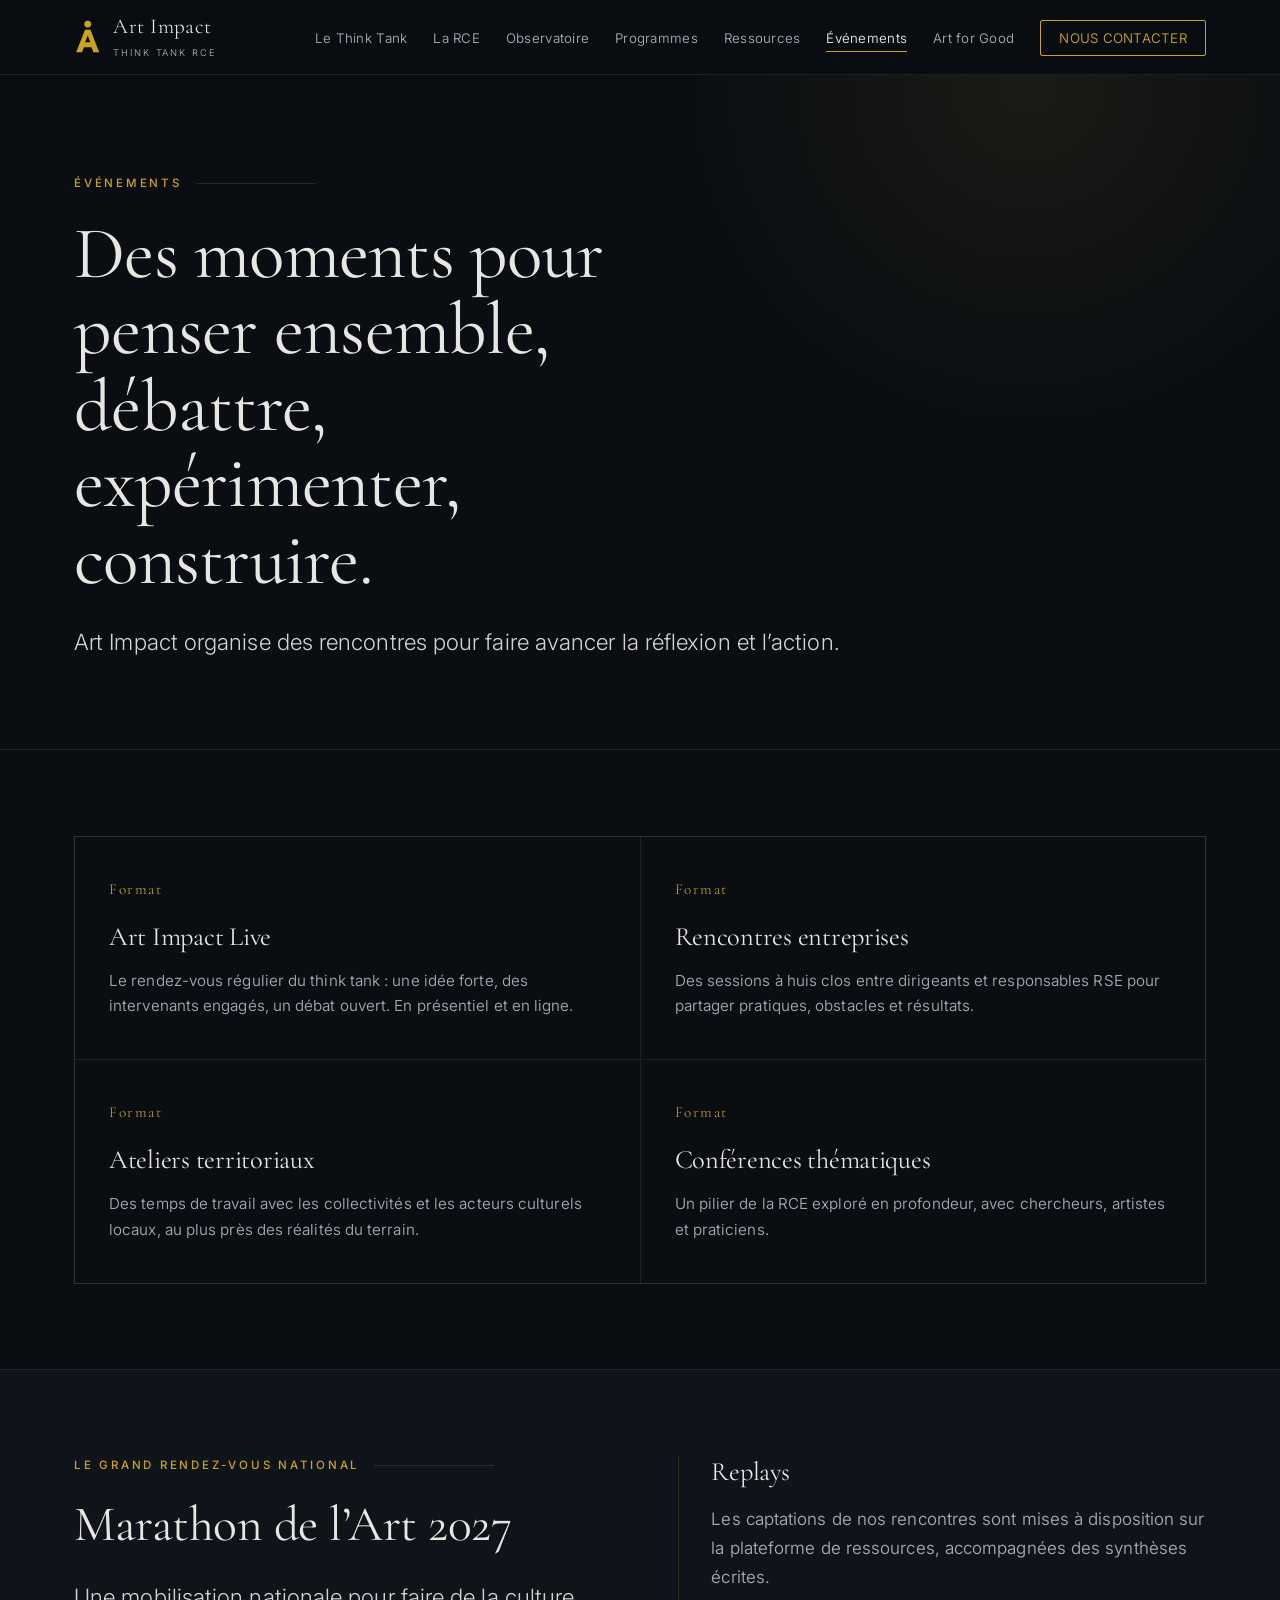
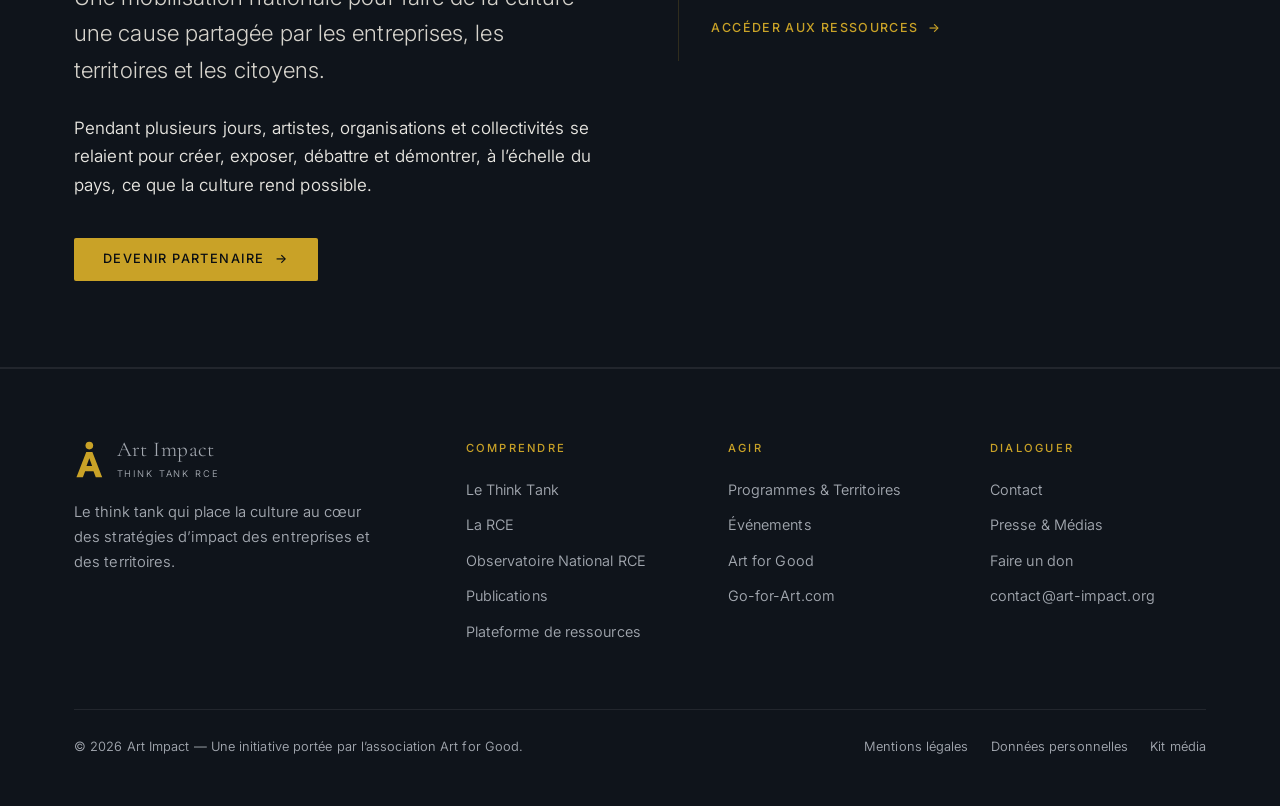
<file: evenements.html>
<!DOCTYPE html>
<html lang="fr">
<head>
<meta charset="utf-8">
<meta name="viewport" content="width=device-width, initial-scale=1">
<title>Événements — Art Impact</title>
<meta name="description" content="Art Impact Live, rencontres entreprises, ateliers territoriaux, conférences et Marathon de l’Art 2027 : les rendez-vous du think tank.">
<link rel="canonical" href="https://art-impact.org/evenements.html">
<meta name="theme-color" content="#0A0E13">
<meta property="og:type" content="website">
<meta property="og:site_name" content="Art Impact">
<meta property="og:locale" content="fr_FR">
<meta property="og:title" content="Événements — Art Impact">
<meta property="og:description" content="Art Impact Live, rencontres entreprises, ateliers territoriaux, conférences et Marathon de l’Art 2027 : les rendez-vous du think tank.">
<meta property="og:url" content="https://art-impact.org/evenements.html">
<meta property="og:image" content="https://art-impact.org/assets/img/og-image.jpg">
<meta property="og:image:width" content="1200">
<meta property="og:image:height" content="630">
<meta property="og:image:alt" content="Art Impact — think tank de la Responsabilité Culturelle des Entreprises">
<meta name="twitter:card" content="summary_large_image">
<meta name="twitter:title" content="Événements — Art Impact">
<meta name="twitter:description" content="Art Impact Live, rencontres entreprises, ateliers territoriaux, conférences et Marathon de l’Art 2027 : les rendez-vous du think tank.">
<meta name="twitter:image" content="https://art-impact.org/assets/img/og-image.jpg">
<meta name="robots" content="index, follow, max-snippet:-1, max-image-preview:large, max-video-preview:-1">
<meta name="author" content="Art Impact">
<link rel="icon" type="image/svg+xml" href="assets/img/favicon.svg">
<link rel="apple-touch-icon" href="assets/img/favicon.svg">
<link rel="preconnect" href="https://fonts.googleapis.com">
<link rel="preconnect" href="https://fonts.gstatic.com" crossorigin>
<link href="https://fonts.googleapis.com/css2?family=Cormorant+Garamond:wght@300;400;500&family=Inter:wght@300;400;500;600&display=swap" rel="stylesheet">
<link rel="stylesheet" href="assets/css/style.css">
<link rel="alternate" type="application/rss+xml" title="Art Impact — Publications" href="https://art-impact.org/flux.xml">
<script type="application/ld+json">
{"@context":"https://schema.org","@graph":[{"@type":["Organization","NGO"],"@id":"https://art-impact.org/#organisation","name":"Art Impact","alternateName":"Think Tank de la Responsabilité Culturelle des Entreprises","url":"https://art-impact.org","email":"contact@art-impact.org","logo":{"@type":"ImageObject","url":"https://art-impact.org/assets/img/og-image.jpg","width":1200,"height":630},"image":"https://art-impact.org/assets/img/og-image.jpg","description":"Art Impact est le think tank qui place la culture au cœur des stratégies d’impact des entreprises et des territoires.","foundingDate":"2023-11-04","address":{"@type":"PostalAddress","streetAddress":"54 rue René Boulanger","postalCode":"75010","addressLocality":"Paris","addressCountry":"FR"},"identifier":[{"@type":"PropertyValue","propertyID":"SIRET","value":"93416432800015"},{"@type":"PropertyValue","propertyID":"SIREN","value":"934164328"},{"@type":"PropertyValue","propertyID":"RNA","value":"W751271647"}],"areaServed":{"@type":"Country","name":"France"},"knowsAbout":["Responsabilité Culturelle des Entreprises","RCE","impact culturel","mécénat culturel","RSE","attractivité territoriale","politique culturelle","engagement des salariés"],"parentOrganization":{"@type":"NGO","name":"Art for Good","url":"https://www.helloasso.com/associations/art-for-good"},"contactPoint":[{"@type":"ContactPoint","email":"contact@art-impact.org","contactType":"informations","availableLanguage":"French"},{"@type":"ContactPoint","email":"presse@art-impact.org","contactType":"presse","availableLanguage":"French"}]},{"@type":"WebSite","@id":"https://art-impact.org/#site","url":"https://art-impact.org","name":"Art Impact","inLanguage":"fr-FR","publisher":{"@id":"https://art-impact.org/#organisation"}},{"@type":"WebPage","@id":"https://art-impact.org/evenements.html#page","url":"https://art-impact.org/evenements.html","name":"Événements — Art Impact","description":"Art Impact Live, rencontres entreprises, ateliers territoriaux, conférences et Marathon de l’Art 2027 : les rendez-vous du think tank.","inLanguage":"fr-FR","isPartOf":{"@id":"https://art-impact.org/#site"},"about":{"@id":"https://art-impact.org/#organisation"},"primaryImageOfPage":"https://art-impact.org/assets/img/og-image.jpg","breadcrumb":{"@id":"https://art-impact.org/evenements.html#fil"}},{"@type":"BreadcrumbList","@id":"https://art-impact.org/evenements.html#fil","itemListElement":[{"@type":"ListItem","position":1,"name":"Accueil","item":"https://art-impact.org/"},{"@type":"ListItem","position":2,"name":"Événements","item":"https://art-impact.org/evenements.html"}]}]}
</script>
</head>
<body>

<header class="site-header">
  <div class="wrap nav">
    <a class="brand" href="index.html" aria-label="Art Impact, accueil">
      <svg class="brand-mark" viewBox="0 0 100 124" aria-hidden="true" focusable="false"><circle cx="50" cy="15" r="12.5"/><path fill-rule="evenodd" d="M40 36h20l32 82H71l-7.4-19H36.4L29 118H8L40 36zm10 20.5-9.2 25h18.4L50 56.5z"/></svg>
      <span>
        <span class="brand-name">Art Impact</span>
        <span class="brand-sub">Think Tank RCE</span>
      </span>
    </a>
    <button class="burger" type="button" aria-label="Ouvrir le menu" aria-expanded="false" aria-controls="menu-principal">
      <span></span><span></span><span></span>
    </button>
    <ul class="nav-links" id="menu-principal">
      <li><a href="think-tank.html">Le Think&nbsp;Tank</a></li>
      <li><a href="rce.html">La RCE</a></li>
      <li><a href="observatoire.html">Observatoire</a></li>
      <li><a href="programmes.html">Programmes</a></li>
      <li><a href="ressources.html">Ressources</a></li>
      <li><a href="evenements.html" aria-current="page">Événements</a></li>
      <li><a href="art-for-good.html">Art&nbsp;for&nbsp;Good</a></li>
      <li><a class="nav-cta" href="contact.html">Nous contacter</a></li>
    </ul>
  </div>
</header>

<main id="contenu">

<section class="page-hero">
  <div class="wrap">
    <p class="eyebrow">Événements</p>
    <h1>Des moments pour penser ensemble, débattre, expérimenter, construire.</h1>
    <p class="lead">Art Impact organise des rencontres pour faire avancer la réflexion et l’action.</p>
  </div>
</section>

<section class="sec">
  <div class="wrap">
    <div class="grid grid-2 reveal">
      <article class="cell"><span class="num">Format</span><h3>Art Impact Live</h3>
        <p>Le rendez-vous régulier du think tank&nbsp;: une idée forte, des intervenants engagés, un
        débat ouvert. En présentiel et en ligne.</p></article>
      <article class="cell"><span class="num">Format</span><h3>Rencontres entreprises</h3>
        <p>Des sessions à huis clos entre dirigeants et responsables RSE pour partager pratiques,
        obstacles et résultats.</p></article>
      <article class="cell"><span class="num">Format</span><h3>Ateliers territoriaux</h3>
        <p>Des temps de travail avec les collectivités et les acteurs culturels locaux, au plus près
        des réalités du terrain.</p></article>
      <article class="cell"><span class="num">Format</span><h3>Conférences thématiques</h3>
        <p>Un pilier de la RCE exploré en profondeur, avec chercheurs, artistes et praticiens.</p></article>
    </div>
  </div>
</section>

<section class="sec sec-alt">
  <div class="wrap">
    <div class="split reveal">
      <div>
        <p class="eyebrow">Le grand rendez-vous national</p>
        <h2>Marathon de l’Art 2027</h2>
        <p class="lead" style="margin-top:26px">Une mobilisation nationale pour faire de la culture
        une cause partagée par les entreprises, les territoires et les citoyens.</p>
        <p>Pendant plusieurs jours, artistes, organisations et collectivités se relaient pour créer,
        exposer, débattre et démontrer, à l’échelle du pays, ce que la culture rend possible.</p>
        <div class="btn-row">
          <a class="btn btn-primary" href="contact.html">Devenir partenaire <span class="arw">&rarr;</span></a>
        </div>
      </div>
      <div class="split-side">
        <h3>Replays</h3>
        <p class="dim">Les captations de nos rencontres sont mises à disposition sur la plateforme de
        ressources, accompagnées des synthèses écrites.</p>
        <p style="margin-top:20px"><a class="link-more" href="ressources.html">Accéder aux ressources <span aria-hidden="true">&rarr;</span></a></p>
      </div>
    </div>
  </div>
</section>

</main>

<footer class="site-footer">
  <div class="wrap">
    <div class="foot-grid">
      <div class="foot-brand">
        <a class="brand" href="index.html">
          <svg class="brand-mark" viewBox="0 0 100 124" aria-hidden="true" focusable="false"><circle cx="50" cy="15" r="12.5"/><path fill-rule="evenodd" d="M40 36h20l32 82H71l-7.4-19H36.4L29 118H8L40 36zm10 20.5-9.2 25h18.4L50 56.5z"/></svg>
          <span>
            <span class="brand-name">Art Impact</span>
            <span class="brand-sub">Think Tank RCE</span>
          </span>
        </a>
        <p>Le think tank qui place la culture au cœur des stratégies d’impact des entreprises et des territoires.</p>
      </div>
      <div>
        <h4>Comprendre</h4>
        <ul>
          <li><a href="think-tank.html">Le Think Tank</a></li>
          <li><a href="rce.html">La RCE</a></li>
          <li><a href="observatoire.html">Observatoire National RCE</a></li>
          <li><a href="publications.html">Publications</a></li>
          <li><a href="ressources.html">Plateforme de ressources</a></li>
        </ul>
      </div>
      <div>
        <h4>Agir</h4>
        <ul>
          <li><a href="programmes.html">Programmes &amp; Territoires</a></li>
          <li><a href="evenements.html">Événements</a></li>
          <li><a href="art-for-good.html">Art for Good</a></li>
          <li><a href="go-for-art.html">Go-for-Art.com</a></li>
        </ul>
      </div>
      <div>
        <h4>Dialoguer</h4>
        <ul>
          <li><a href="contact.html">Contact</a></li>
          <li><a href="presse.html">Presse &amp; Médias</a></li>
          <li><a href="https://www.helloasso.com/associations/art-for-good" target="_blank" rel="noopener">Faire un don</a></li>
          <li><a href="mailto:contact@art-impact.org">contact@art-impact.org</a></li>
        </ul>
      </div>
    </div>
    <div class="foot-bottom">
      <p>© 2026 Art Impact — Une initiative portée par l’association Art for Good.</p>
      <nav aria-label="Liens légaux">
        <a href="mentions-legales.html">Mentions légales</a>
        <a href="mentions-legales.html#donnees">Données personnelles</a>
        <a href="presse.html">Kit média</a>
      </nav>
    </div>
  </div>
</footer>

<script src="assets/js/main.js" defer></script>
</body>
</html>
</file>
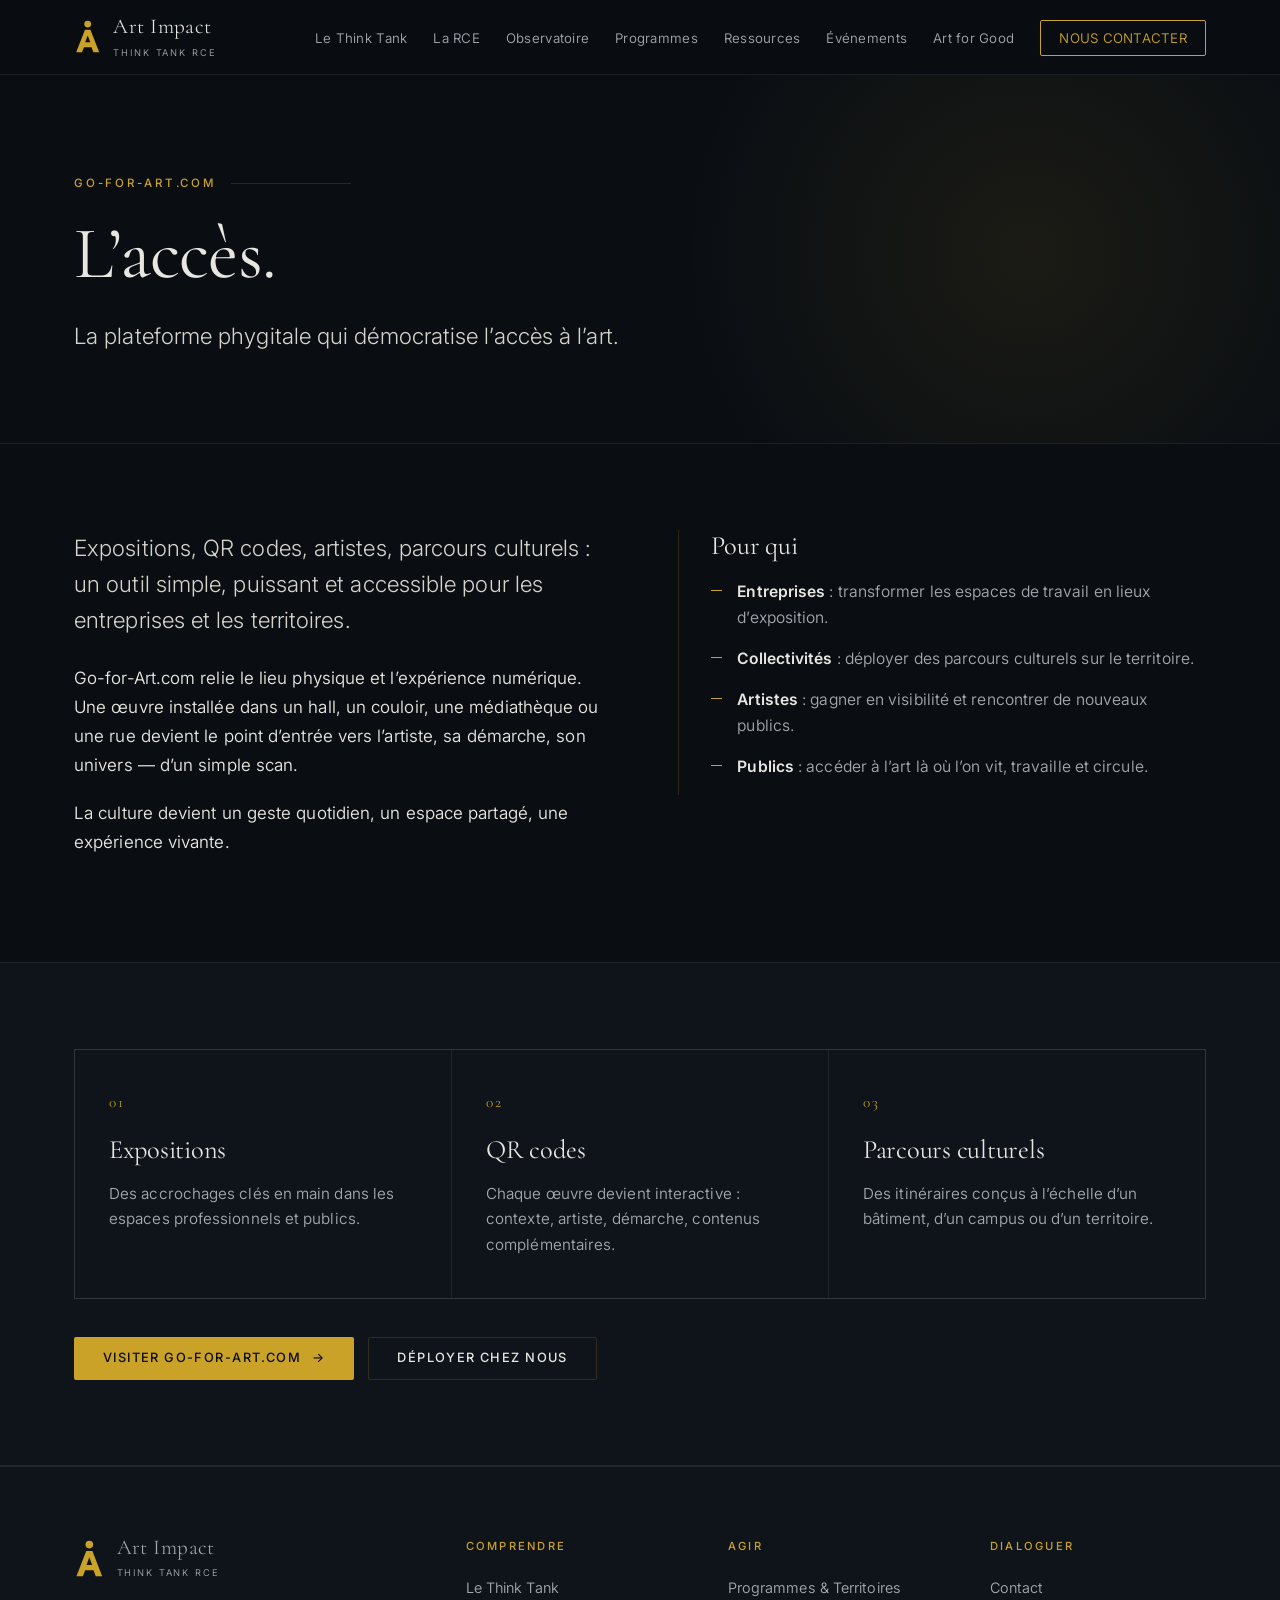
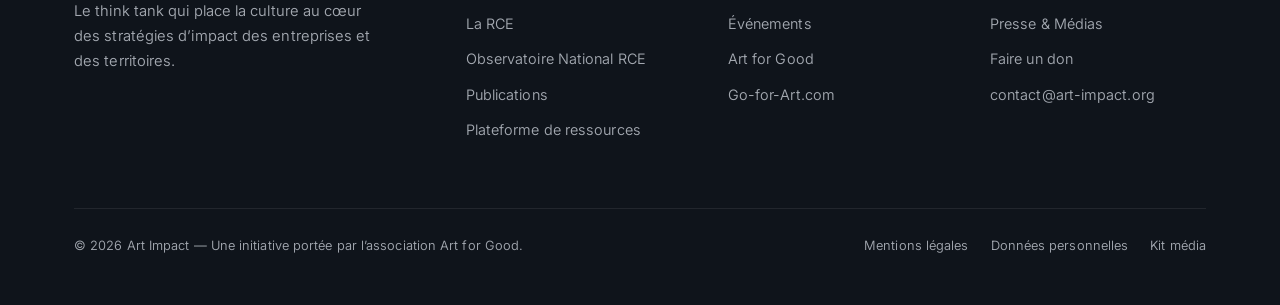
<file: go-for-art.html>
<!DOCTYPE html>
<html lang="fr">
<head>
<meta charset="utf-8">
<meta name="viewport" content="width=device-width, initial-scale=1">
<title>Go-for-Art.com — La plateforme phygitale d’accès à l’art</title>
<meta name="description" content="Expositions, QR codes, artistes, parcours culturels : un outil simple et accessible pour les entreprises et les territoires.">
<link rel="canonical" href="https://art-impact.org/go-for-art.html">
<meta name="theme-color" content="#0A0E13">
<meta property="og:type" content="website">
<meta property="og:site_name" content="Art Impact">
<meta property="og:locale" content="fr_FR">
<meta property="og:title" content="Go-for-Art.com — La plateforme phygitale d’accès à l’art">
<meta property="og:description" content="Expositions, QR codes, artistes, parcours culturels : un outil simple et accessible pour les entreprises et les territoires.">
<meta property="og:url" content="https://art-impact.org/go-for-art.html">
<meta property="og:image" content="https://art-impact.org/assets/img/og-image.jpg">
<meta property="og:image:width" content="1200">
<meta property="og:image:height" content="630">
<meta property="og:image:alt" content="Art Impact — think tank de la Responsabilité Culturelle des Entreprises">
<meta name="twitter:card" content="summary_large_image">
<meta name="twitter:title" content="Go-for-Art.com — La plateforme phygitale d’accès à l’art">
<meta name="twitter:description" content="Expositions, QR codes, artistes, parcours culturels : un outil simple et accessible pour les entreprises et les territoires.">
<meta name="twitter:image" content="https://art-impact.org/assets/img/og-image.jpg">
<meta name="robots" content="index, follow, max-snippet:-1, max-image-preview:large, max-video-preview:-1">
<meta name="author" content="Art Impact">
<link rel="icon" type="image/svg+xml" href="assets/img/favicon.svg">
<link rel="apple-touch-icon" href="assets/img/favicon.svg">
<link rel="preconnect" href="https://fonts.googleapis.com">
<link rel="preconnect" href="https://fonts.gstatic.com" crossorigin>
<link href="https://fonts.googleapis.com/css2?family=Cormorant+Garamond:wght@300;400;500&family=Inter:wght@300;400;500;600&display=swap" rel="stylesheet">
<link rel="stylesheet" href="assets/css/style.css">
<link rel="alternate" type="application/rss+xml" title="Art Impact — Publications" href="https://art-impact.org/flux.xml">
<script type="application/ld+json">
{"@context":"https://schema.org","@graph":[{"@type":["Organization","NGO"],"@id":"https://art-impact.org/#organisation","name":"Art Impact","alternateName":"Think Tank de la Responsabilité Culturelle des Entreprises","url":"https://art-impact.org","email":"contact@art-impact.org","logo":{"@type":"ImageObject","url":"https://art-impact.org/assets/img/og-image.jpg","width":1200,"height":630},"image":"https://art-impact.org/assets/img/og-image.jpg","description":"Art Impact est le think tank qui place la culture au cœur des stratégies d’impact des entreprises et des territoires.","foundingDate":"2023-11-04","address":{"@type":"PostalAddress","streetAddress":"54 rue René Boulanger","postalCode":"75010","addressLocality":"Paris","addressCountry":"FR"},"identifier":[{"@type":"PropertyValue","propertyID":"SIRET","value":"93416432800015"},{"@type":"PropertyValue","propertyID":"SIREN","value":"934164328"},{"@type":"PropertyValue","propertyID":"RNA","value":"W751271647"}],"areaServed":{"@type":"Country","name":"France"},"knowsAbout":["Responsabilité Culturelle des Entreprises","RCE","impact culturel","mécénat culturel","RSE","attractivité territoriale","politique culturelle","engagement des salariés"],"parentOrganization":{"@type":"NGO","name":"Art for Good","url":"https://www.helloasso.com/associations/art-for-good"},"contactPoint":[{"@type":"ContactPoint","email":"contact@art-impact.org","contactType":"informations","availableLanguage":"French"},{"@type":"ContactPoint","email":"presse@art-impact.org","contactType":"presse","availableLanguage":"French"}]},{"@type":"WebSite","@id":"https://art-impact.org/#site","url":"https://art-impact.org","name":"Art Impact","inLanguage":"fr-FR","publisher":{"@id":"https://art-impact.org/#organisation"}},{"@type":"WebPage","@id":"https://art-impact.org/go-for-art.html#page","url":"https://art-impact.org/go-for-art.html","name":"Go-for-Art.com — La plateforme phygitale d’accès à l’art","description":"Expositions, QR codes, artistes, parcours culturels : un outil simple et accessible pour les entreprises et les territoires.","inLanguage":"fr-FR","isPartOf":{"@id":"https://art-impact.org/#site"},"about":{"@id":"https://art-impact.org/#organisation"},"primaryImageOfPage":"https://art-impact.org/assets/img/og-image.jpg","breadcrumb":{"@id":"https://art-impact.org/go-for-art.html#fil"}},{"@type":"BreadcrumbList","@id":"https://art-impact.org/go-for-art.html#fil","itemListElement":[{"@type":"ListItem","position":1,"name":"Accueil","item":"https://art-impact.org/"},{"@type":"ListItem","position":2,"name":"Go-for-Art.com","item":"https://art-impact.org/go-for-art.html"}]}]}
</script>
</head>
<body>

<header class="site-header">
  <div class="wrap nav">
    <a class="brand" href="index.html" aria-label="Art Impact, accueil">
      <svg class="brand-mark" viewBox="0 0 100 124" aria-hidden="true" focusable="false"><circle cx="50" cy="15" r="12.5"/><path fill-rule="evenodd" d="M40 36h20l32 82H71l-7.4-19H36.4L29 118H8L40 36zm10 20.5-9.2 25h18.4L50 56.5z"/></svg>
      <span>
        <span class="brand-name">Art Impact</span>
        <span class="brand-sub">Think Tank RCE</span>
      </span>
    </a>
    <button class="burger" type="button" aria-label="Ouvrir le menu" aria-expanded="false" aria-controls="menu-principal">
      <span></span><span></span><span></span>
    </button>
    <ul class="nav-links" id="menu-principal">
      <li><a href="think-tank.html">Le Think&nbsp;Tank</a></li>
      <li><a href="rce.html">La RCE</a></li>
      <li><a href="observatoire.html">Observatoire</a></li>
      <li><a href="programmes.html">Programmes</a></li>
      <li><a href="ressources.html">Ressources</a></li>
      <li><a href="evenements.html">Événements</a></li>
      <li><a href="art-for-good.html">Art&nbsp;for&nbsp;Good</a></li>
      <li><a class="nav-cta" href="contact.html">Nous contacter</a></li>
    </ul>
  </div>
</header>

<main id="contenu">

<section class="page-hero">
  <div class="wrap">
    <p class="eyebrow">Go-for-Art.com</p>
    <h1>L’accès.</h1>
    <p class="lead">La plateforme phygitale qui démocratise l’accès à l’art.</p>
  </div>
</section>

<section class="sec">
  <div class="wrap">
    <div class="split reveal">
      <div>
        <p class="lead">Expositions, QR codes, artistes, parcours culturels&nbsp;: un outil simple, puissant
        et accessible pour les entreprises et les territoires.</p>
        <p>Go-for-Art.com relie le lieu physique et l’expérience numérique. Une œuvre installée dans
        un hall, un couloir, une médiathèque ou une rue devient le point d’entrée vers l’artiste,
        sa démarche, son univers — d’un simple scan.</p>
        <p>La culture devient un geste quotidien, un espace partagé, une expérience vivante.</p>
      </div>
      <div class="split-side">
        <h3>Pour qui</h3>
        <ul class="bullets">
          <li><strong>Entreprises</strong>&nbsp;: transformer les espaces de travail en lieux d’exposition.</li>
          <li><strong>Collectivités</strong>&nbsp;: déployer des parcours culturels sur le territoire.</li>
          <li><strong>Artistes</strong>&nbsp;: gagner en visibilité et rencontrer de nouveaux publics.</li>
          <li><strong>Publics</strong>&nbsp;: accéder à l’art là où l’on vit, travaille et circule.</li>
        </ul>
      </div>
    </div>
  </div>
</section>

<section class="sec sec-alt">
  <div class="wrap">
    <div class="grid grid-3 reveal">
      <article class="cell"><span class="num">01</span><h3>Expositions</h3>
        <p>Des accrochages clés en main dans les espaces professionnels et publics.</p></article>
      <article class="cell"><span class="num">02</span><h3>QR codes</h3>
        <p>Chaque œuvre devient interactive&nbsp;: contexte, artiste, démarche, contenus complémentaires.</p></article>
      <article class="cell"><span class="num">03</span><h3>Parcours culturels</h3>
        <p>Des itinéraires conçus à l’échelle d’un bâtiment, d’un campus ou d’un territoire.</p></article>
    </div>
    <div class="btn-row reveal">
      <a class="btn btn-primary" href="https://go-for-art.com" target="_blank" rel="noopener">Visiter Go-for-Art.com <span class="arw">&rarr;</span></a>
      <a class="btn btn-ghost" href="contact.html">Déployer chez nous</a>
    </div>
  </div>
</section>

</main>

<footer class="site-footer">
  <div class="wrap">
    <div class="foot-grid">
      <div class="foot-brand">
        <a class="brand" href="index.html">
          <svg class="brand-mark" viewBox="0 0 100 124" aria-hidden="true" focusable="false"><circle cx="50" cy="15" r="12.5"/><path fill-rule="evenodd" d="M40 36h20l32 82H71l-7.4-19H36.4L29 118H8L40 36zm10 20.5-9.2 25h18.4L50 56.5z"/></svg>
          <span>
            <span class="brand-name">Art Impact</span>
            <span class="brand-sub">Think Tank RCE</span>
          </span>
        </a>
        <p>Le think tank qui place la culture au cœur des stratégies d’impact des entreprises et des territoires.</p>
      </div>
      <div>
        <h4>Comprendre</h4>
        <ul>
          <li><a href="think-tank.html">Le Think Tank</a></li>
          <li><a href="rce.html">La RCE</a></li>
          <li><a href="observatoire.html">Observatoire National RCE</a></li>
          <li><a href="publications.html">Publications</a></li>
          <li><a href="ressources.html">Plateforme de ressources</a></li>
        </ul>
      </div>
      <div>
        <h4>Agir</h4>
        <ul>
          <li><a href="programmes.html">Programmes &amp; Territoires</a></li>
          <li><a href="evenements.html">Événements</a></li>
          <li><a href="art-for-good.html">Art for Good</a></li>
          <li><a href="go-for-art.html">Go-for-Art.com</a></li>
        </ul>
      </div>
      <div>
        <h4>Dialoguer</h4>
        <ul>
          <li><a href="contact.html">Contact</a></li>
          <li><a href="presse.html">Presse &amp; Médias</a></li>
          <li><a href="https://www.helloasso.com/associations/art-for-good" target="_blank" rel="noopener">Faire un don</a></li>
          <li><a href="mailto:contact@art-impact.org">contact@art-impact.org</a></li>
        </ul>
      </div>
    </div>
    <div class="foot-bottom">
      <p>© 2026 Art Impact — Une initiative portée par l’association Art for Good.</p>
      <nav aria-label="Liens légaux">
        <a href="mentions-legales.html">Mentions légales</a>
        <a href="mentions-legales.html#donnees">Données personnelles</a>
        <a href="presse.html">Kit média</a>
      </nav>
    </div>
  </div>
</footer>

<script src="assets/js/main.js" defer></script>
</body>
</html>
</file>
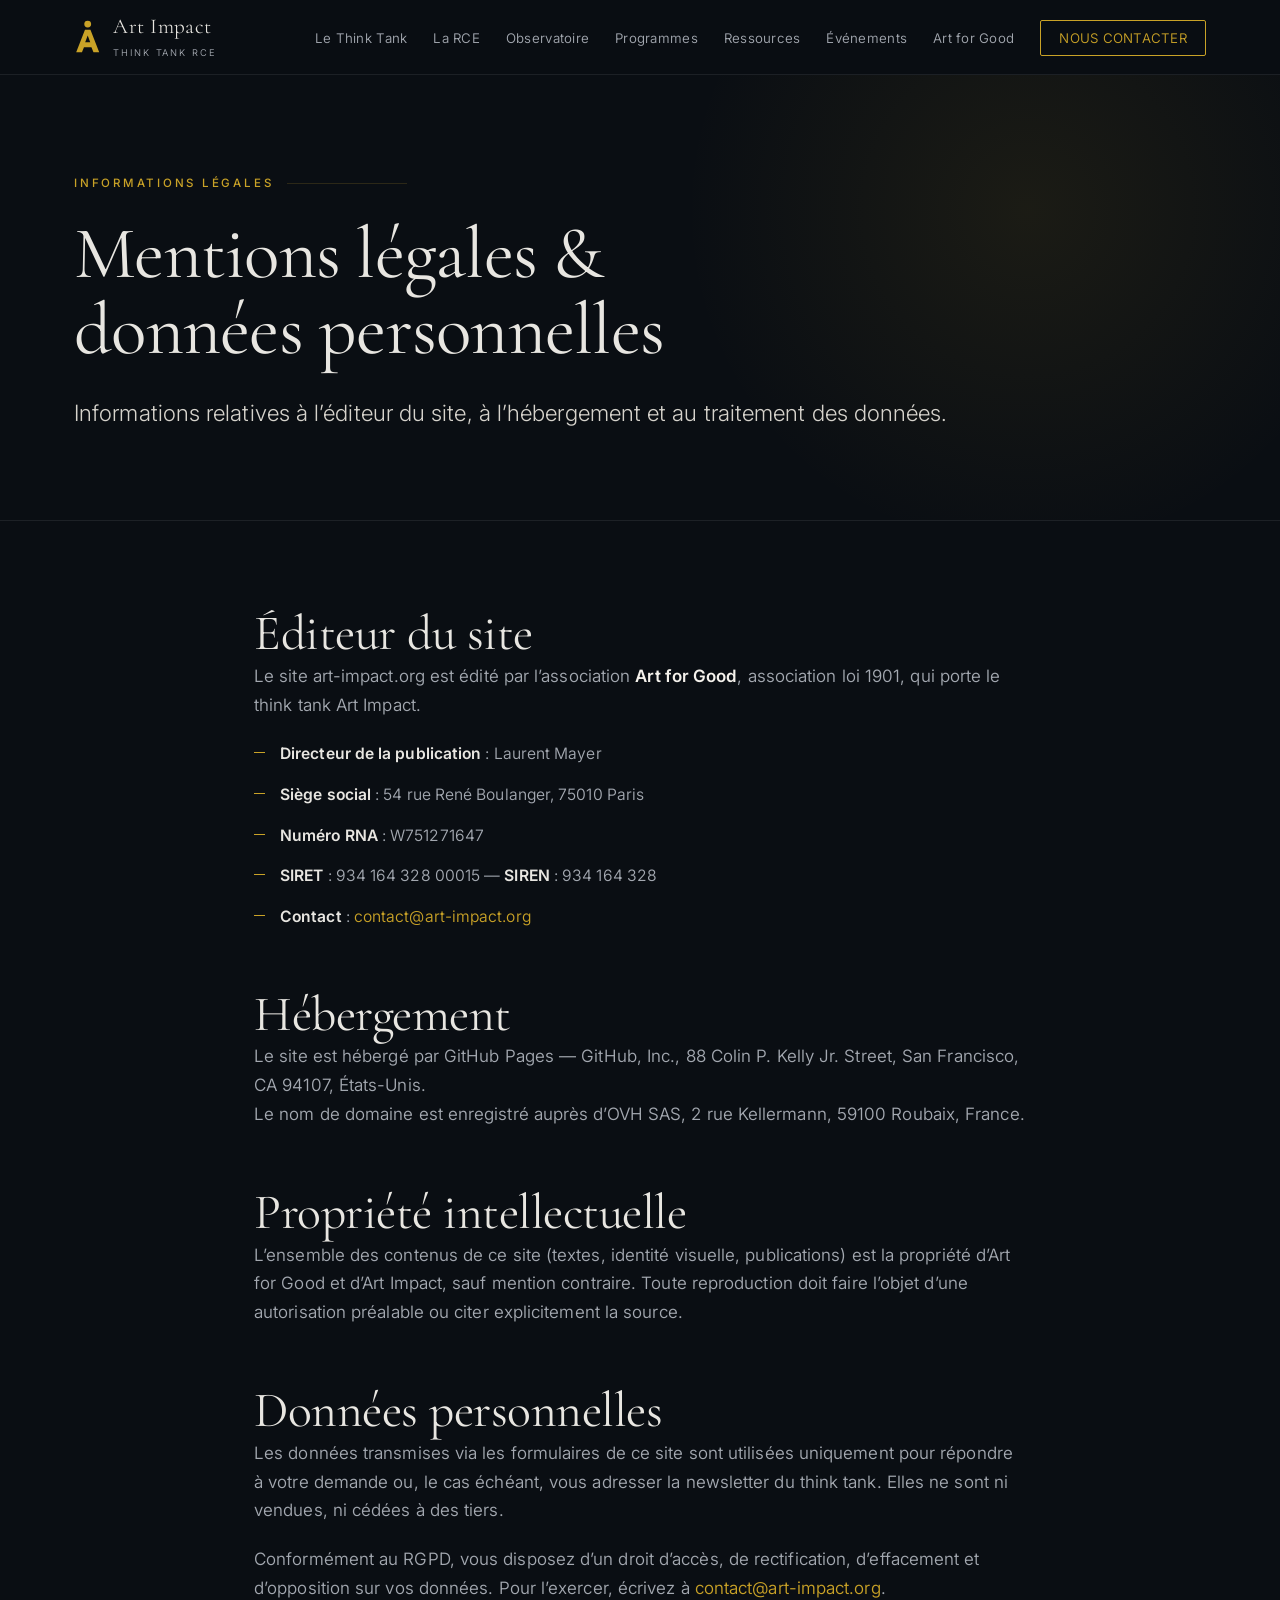
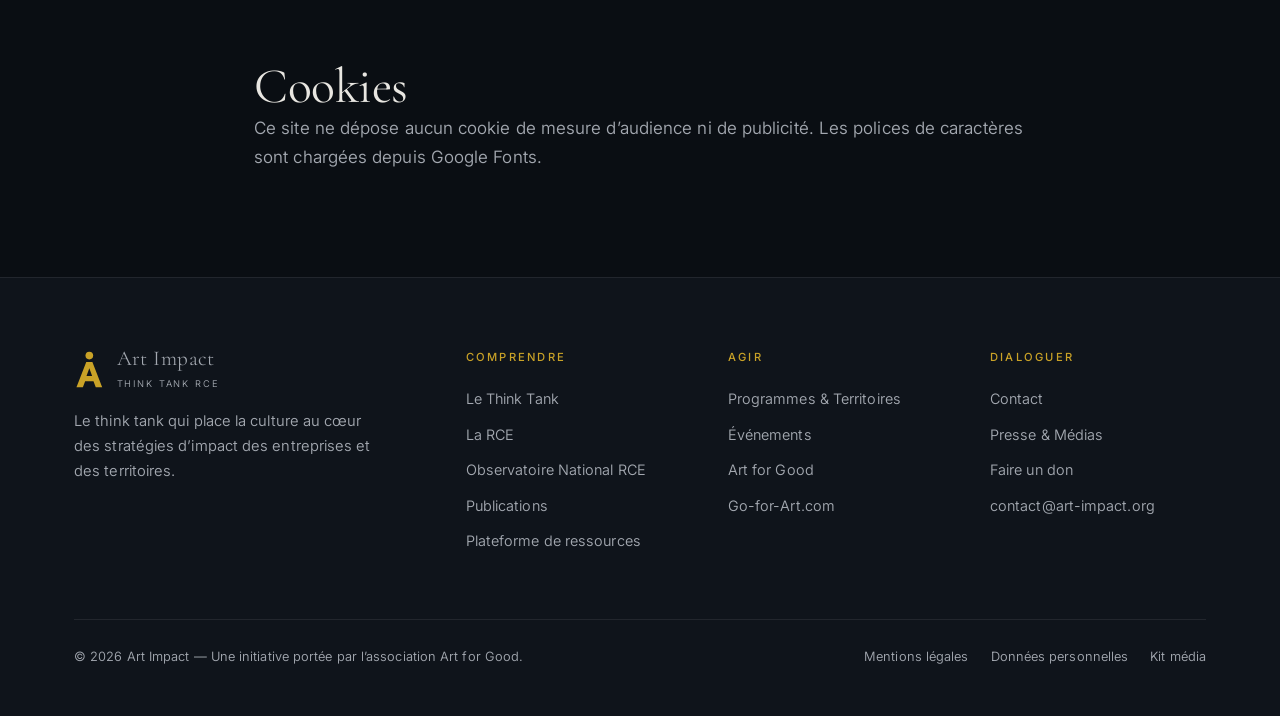
<file: mentions-legales.html>
<!DOCTYPE html>
<html lang="fr">
<head>
<meta charset="utf-8">
<meta name="viewport" content="width=device-width, initial-scale=1">
<title>Mentions légales — Art Impact</title>
<meta name="description" content="Mentions légales, hébergement, propriété intellectuelle et politique de données personnelles du site Art Impact.">
<link rel="canonical" href="https://art-impact.org/mentions-legales.html">
<meta name="theme-color" content="#0A0E13">
<meta property="og:type" content="website">
<meta property="og:site_name" content="Art Impact">
<meta property="og:locale" content="fr_FR">
<meta property="og:title" content="Mentions légales — Art Impact">
<meta property="og:description" content="Mentions légales, hébergement, propriété intellectuelle et politique de données personnelles du site Art Impact.">
<meta property="og:url" content="https://art-impact.org/mentions-legales.html">
<meta property="og:image" content="https://art-impact.org/assets/img/og-image.jpg">
<meta property="og:image:width" content="1200">
<meta property="og:image:height" content="630">
<meta property="og:image:alt" content="Art Impact — think tank de la Responsabilité Culturelle des Entreprises">
<meta name="twitter:card" content="summary_large_image">
<meta name="twitter:title" content="Mentions légales — Art Impact">
<meta name="twitter:description" content="Mentions légales, hébergement, propriété intellectuelle et politique de données personnelles du site Art Impact.">
<meta name="twitter:image" content="https://art-impact.org/assets/img/og-image.jpg">
<meta name="robots" content="index, follow, max-snippet:-1, max-image-preview:large, max-video-preview:-1">
<meta name="author" content="Art Impact">
<link rel="icon" type="image/svg+xml" href="assets/img/favicon.svg">
<link rel="apple-touch-icon" href="assets/img/favicon.svg">
<link rel="preconnect" href="https://fonts.googleapis.com">
<link rel="preconnect" href="https://fonts.gstatic.com" crossorigin>
<link href="https://fonts.googleapis.com/css2?family=Cormorant+Garamond:wght@300;400;500&family=Inter:wght@300;400;500;600&display=swap" rel="stylesheet">
<link rel="stylesheet" href="assets/css/style.css">
<link rel="alternate" type="application/rss+xml" title="Art Impact — Publications" href="https://art-impact.org/flux.xml">
<script type="application/ld+json">
{"@context":"https://schema.org","@graph":[{"@type":["Organization","NGO"],"@id":"https://art-impact.org/#organisation","name":"Art Impact","alternateName":"Think Tank de la Responsabilité Culturelle des Entreprises","url":"https://art-impact.org","email":"contact@art-impact.org","logo":{"@type":"ImageObject","url":"https://art-impact.org/assets/img/og-image.jpg","width":1200,"height":630},"image":"https://art-impact.org/assets/img/og-image.jpg","description":"Art Impact est le think tank qui place la culture au cœur des stratégies d’impact des entreprises et des territoires.","foundingDate":"2023-11-04","address":{"@type":"PostalAddress","streetAddress":"54 rue René Boulanger","postalCode":"75010","addressLocality":"Paris","addressCountry":"FR"},"identifier":[{"@type":"PropertyValue","propertyID":"SIRET","value":"93416432800015"},{"@type":"PropertyValue","propertyID":"SIREN","value":"934164328"},{"@type":"PropertyValue","propertyID":"RNA","value":"W751271647"}],"areaServed":{"@type":"Country","name":"France"},"knowsAbout":["Responsabilité Culturelle des Entreprises","RCE","impact culturel","mécénat culturel","RSE","attractivité territoriale","politique culturelle","engagement des salariés"],"parentOrganization":{"@type":"NGO","name":"Art for Good","url":"https://www.helloasso.com/associations/art-for-good"},"contactPoint":[{"@type":"ContactPoint","email":"contact@art-impact.org","contactType":"informations","availableLanguage":"French"},{"@type":"ContactPoint","email":"presse@art-impact.org","contactType":"presse","availableLanguage":"French"}]},{"@type":"WebSite","@id":"https://art-impact.org/#site","url":"https://art-impact.org","name":"Art Impact","inLanguage":"fr-FR","publisher":{"@id":"https://art-impact.org/#organisation"}},{"@type":"WebPage","@id":"https://art-impact.org/mentions-legales.html#page","url":"https://art-impact.org/mentions-legales.html","name":"Mentions légales — Art Impact","description":"Mentions légales, hébergement, propriété intellectuelle et politique de données personnelles du site Art Impact.","inLanguage":"fr-FR","isPartOf":{"@id":"https://art-impact.org/#site"},"about":{"@id":"https://art-impact.org/#organisation"},"primaryImageOfPage":"https://art-impact.org/assets/img/og-image.jpg","breadcrumb":{"@id":"https://art-impact.org/mentions-legales.html#fil"}},{"@type":"BreadcrumbList","@id":"https://art-impact.org/mentions-legales.html#fil","itemListElement":[{"@type":"ListItem","position":1,"name":"Accueil","item":"https://art-impact.org/"},{"@type":"ListItem","position":2,"name":"Mentions légales","item":"https://art-impact.org/mentions-legales.html"}]}]}
</script>
</head>
<body>

<header class="site-header">
  <div class="wrap nav">
    <a class="brand" href="index.html" aria-label="Art Impact, accueil">
      <svg class="brand-mark" viewBox="0 0 100 124" aria-hidden="true" focusable="false"><circle cx="50" cy="15" r="12.5"/><path fill-rule="evenodd" d="M40 36h20l32 82H71l-7.4-19H36.4L29 118H8L40 36zm10 20.5-9.2 25h18.4L50 56.5z"/></svg>
      <span>
        <span class="brand-name">Art Impact</span>
        <span class="brand-sub">Think Tank RCE</span>
      </span>
    </a>
    <button class="burger" type="button" aria-label="Ouvrir le menu" aria-expanded="false" aria-controls="menu-principal">
      <span></span><span></span><span></span>
    </button>
    <ul class="nav-links" id="menu-principal">
      <li><a href="think-tank.html">Le Think&nbsp;Tank</a></li>
      <li><a href="rce.html">La RCE</a></li>
      <li><a href="observatoire.html">Observatoire</a></li>
      <li><a href="programmes.html">Programmes</a></li>
      <li><a href="ressources.html">Ressources</a></li>
      <li><a href="evenements.html">Événements</a></li>
      <li><a href="art-for-good.html">Art&nbsp;for&nbsp;Good</a></li>
      <li><a class="nav-cta" href="contact.html">Nous contacter</a></li>
    </ul>
  </div>
</header>

<main id="contenu">

<section class="page-hero">
  <div class="wrap">
    <p class="eyebrow">Informations légales</p>
    <h1>Mentions légales &amp; données personnelles</h1>
    <p class="lead">Informations relatives à l’éditeur du site, à l’hébergement et au traitement des données.</p>
  </div>
</section>

<section class="sec">
  <div class="wrap narrow">
    <h2>Éditeur du site</h2>
    <p class="dim">Le site art-impact.org est édité par l’association <strong>Art for Good</strong>,
    association loi 1901, qui porte le think tank Art Impact.</p>
    <ul class="bullets" style="margin-top:22px">
      <li><strong>Directeur de la publication</strong>&nbsp;: Laurent Mayer</li>
      <li><strong>Siège social</strong>&nbsp;: 54 rue René Boulanger, 75010 Paris</li>
      <li><strong>Numéro RNA</strong>&nbsp;: W751271647</li>
      <li><strong>SIRET</strong>&nbsp;: 934 164 328 00015 &mdash; <strong>SIREN</strong>&nbsp;: 934 164 328</li>
      <li><strong>Contact</strong>&nbsp;: <a href="mailto:contact@art-impact.org" style="color:var(--gold)">contact@art-impact.org</a></li>
    </ul>

    <h2 style="margin-top:56px">Hébergement</h2>
    <p class="dim">Le site est hébergé par GitHub&nbsp;Pages — GitHub,&nbsp;Inc.,
    88 Colin P. Kelly Jr. Street, San Francisco, CA 94107, États-Unis.<br>
    Le nom de domaine est enregistré auprès d’OVH SAS, 2 rue Kellermann, 59100 Roubaix, France.</p>

    <h2 style="margin-top:56px">Propriété intellectuelle</h2>
    <p class="dim">L’ensemble des contenus de ce site (textes, identité visuelle, publications) est
    la propriété d’Art for Good et d’Art Impact, sauf mention contraire. Toute reproduction doit
    faire l’objet d’une autorisation préalable ou citer explicitement la source.</p>

    <h2 id="donnees" style="margin-top:56px">Données personnelles</h2>
    <p class="dim">Les données transmises via les formulaires de ce site sont utilisées uniquement
    pour répondre à votre demande ou, le cas échéant, vous adresser la newsletter du think tank.
    Elles ne sont ni vendues, ni cédées à des tiers.</p>
    <p class="dim">Conformément au RGPD, vous disposez d’un droit d’accès, de rectification,
    d’effacement et d’opposition sur vos données. Pour l’exercer, écrivez à
    <a href="mailto:contact@art-impact.org" style="color:var(--gold)">contact@art-impact.org</a>.</p>

    <h2 style="margin-top:56px">Cookies</h2>
    <p class="dim">Ce site ne dépose aucun cookie de mesure d’audience ni de publicité. Les polices
    de caractères sont chargées depuis Google&nbsp;Fonts.</p>
  </div>
</section>

</main>

<footer class="site-footer">
  <div class="wrap">
    <div class="foot-grid">
      <div class="foot-brand">
        <a class="brand" href="index.html">
          <svg class="brand-mark" viewBox="0 0 100 124" aria-hidden="true" focusable="false"><circle cx="50" cy="15" r="12.5"/><path fill-rule="evenodd" d="M40 36h20l32 82H71l-7.4-19H36.4L29 118H8L40 36zm10 20.5-9.2 25h18.4L50 56.5z"/></svg>
          <span>
            <span class="brand-name">Art Impact</span>
            <span class="brand-sub">Think Tank RCE</span>
          </span>
        </a>
        <p>Le think tank qui place la culture au cœur des stratégies d’impact des entreprises et des territoires.</p>
      </div>
      <div>
        <h4>Comprendre</h4>
        <ul>
          <li><a href="think-tank.html">Le Think Tank</a></li>
          <li><a href="rce.html">La RCE</a></li>
          <li><a href="observatoire.html">Observatoire National RCE</a></li>
          <li><a href="publications.html">Publications</a></li>
          <li><a href="ressources.html">Plateforme de ressources</a></li>
        </ul>
      </div>
      <div>
        <h4>Agir</h4>
        <ul>
          <li><a href="programmes.html">Programmes &amp; Territoires</a></li>
          <li><a href="evenements.html">Événements</a></li>
          <li><a href="art-for-good.html">Art for Good</a></li>
          <li><a href="go-for-art.html">Go-for-Art.com</a></li>
        </ul>
      </div>
      <div>
        <h4>Dialoguer</h4>
        <ul>
          <li><a href="contact.html">Contact</a></li>
          <li><a href="presse.html">Presse &amp; Médias</a></li>
          <li><a href="https://www.helloasso.com/associations/art-for-good" target="_blank" rel="noopener">Faire un don</a></li>
          <li><a href="mailto:contact@art-impact.org">contact@art-impact.org</a></li>
        </ul>
      </div>
    </div>
    <div class="foot-bottom">
      <p>© 2026 Art Impact — Une initiative portée par l’association Art for Good.</p>
      <nav aria-label="Liens légaux">
        <a href="mentions-legales.html">Mentions légales</a>
        <a href="mentions-legales.html#donnees">Données personnelles</a>
        <a href="presse.html">Kit média</a>
      </nav>
    </div>
  </div>
</footer>

<script src="assets/js/main.js" defer></script>
</body>
</html>
</file>
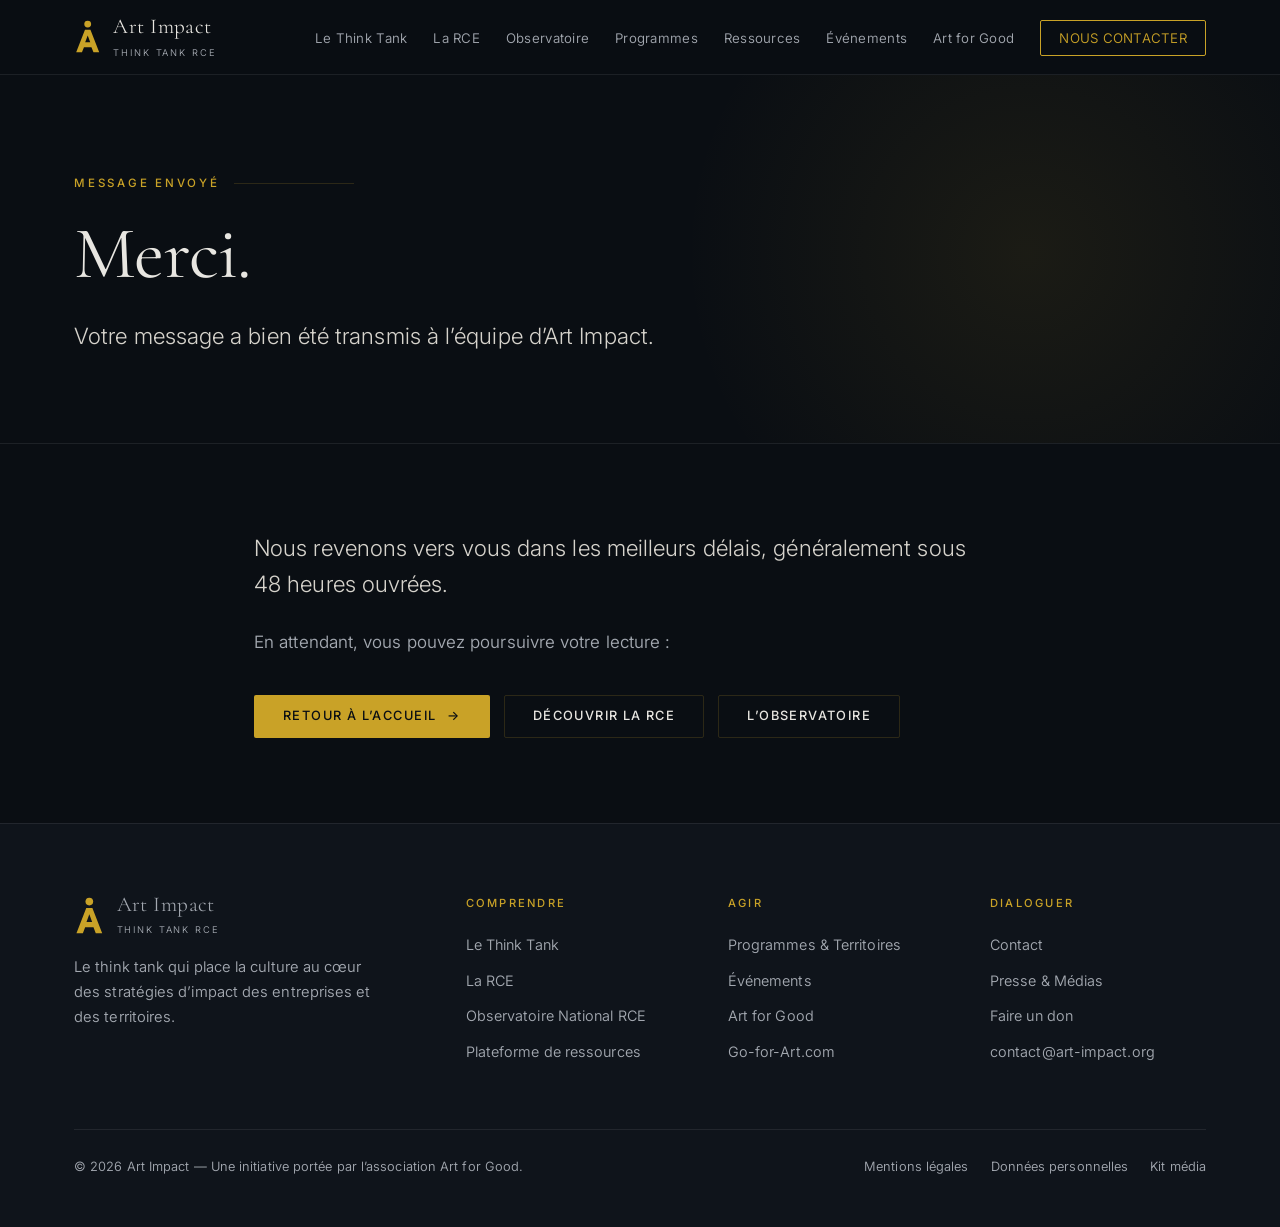
<file: merci.html>
<!DOCTYPE html>
<html lang="fr">
<head>
<meta charset="utf-8">
<meta name="viewport" content="width=device-width, initial-scale=1">
<title>Merci — Art Impact</title>
<meta name="description" content="Votre message a bien été transmis à l’équipe d’Art Impact.">
<link rel="canonical" href="https://art-impact.org/merci.html">
<meta name="theme-color" content="#0A0E13">
<meta property="og:type" content="website">
<meta property="og:site_name" content="Art Impact">
<meta property="og:locale" content="fr_FR">
<meta property="og:title" content="Merci — Art Impact">
<meta property="og:description" content="Votre message a bien été transmis à l’équipe d’Art Impact.">
<meta property="og:url" content="https://art-impact.org/merci.html">
<meta property="og:image" content="https://art-impact.org/assets/img/og-image.jpg">
<meta property="og:image:width" content="1200">
<meta property="og:image:height" content="630">
<meta property="og:image:alt" content="Art Impact — think tank de la Responsabilité Culturelle des Entreprises">
<meta name="twitter:card" content="summary_large_image">
<meta name="twitter:title" content="Merci — Art Impact">
<meta name="twitter:description" content="Votre message a bien été transmis à l’équipe d’Art Impact.">
<meta name="twitter:image" content="https://art-impact.org/assets/img/og-image.jpg">
<meta name="robots" content="index, follow, max-snippet:-1, max-image-preview:large, max-video-preview:-1">
<meta name="author" content="Art Impact">
<link rel="icon" type="image/svg+xml" href="assets/img/favicon.svg">
<link rel="apple-touch-icon" href="assets/img/favicon.svg">
<link rel="preconnect" href="https://fonts.googleapis.com">
<link rel="preconnect" href="https://fonts.gstatic.com" crossorigin>
<link href="https://fonts.googleapis.com/css2?family=Cormorant+Garamond:wght@300;400;500&family=Inter:wght@300;400;500;600&display=swap" rel="stylesheet">
<link rel="stylesheet" href="assets/css/style.css">
<script type="application/ld+json">
{"@context":"https://schema.org","@graph":[{"@type":["Organization","NGO"],"@id":"https://art-impact.org/#organisation","name":"Art Impact","alternateName":"Think Tank de la Responsabilité Culturelle des Entreprises","url":"https://art-impact.org","email":"contact@art-impact.org","logo":{"@type":"ImageObject","url":"https://art-impact.org/assets/img/og-image.jpg","width":1200,"height":630},"image":"https://art-impact.org/assets/img/og-image.jpg","description":"Art Impact est le think tank qui place la culture au cœur des stratégies d’impact des entreprises et des territoires.","foundingDate":"2023-11-04","address":{"@type":"PostalAddress","streetAddress":"54 rue René Boulanger","postalCode":"75010","addressLocality":"Paris","addressCountry":"FR"},"identifier":[{"@type":"PropertyValue","propertyID":"SIRET","value":"93416432800015"},{"@type":"PropertyValue","propertyID":"SIREN","value":"934164328"},{"@type":"PropertyValue","propertyID":"RNA","value":"W751271647"}],"areaServed":{"@type":"Country","name":"France"},"knowsAbout":["Responsabilité Culturelle des Entreprises","RCE","impact culturel","mécénat culturel","RSE","attractivité territoriale","politique culturelle","engagement des salariés"],"parentOrganization":{"@type":"NGO","name":"Art for Good","url":"https://www.helloasso.com/associations/art-for-good"},"contactPoint":[{"@type":"ContactPoint","email":"contact@art-impact.org","contactType":"informations","availableLanguage":"French"},{"@type":"ContactPoint","email":"presse@art-impact.org","contactType":"presse","availableLanguage":"French"}]},{"@type":"WebSite","@id":"https://art-impact.org/#site","url":"https://art-impact.org","name":"Art Impact","inLanguage":"fr-FR","publisher":{"@id":"https://art-impact.org/#organisation"}},{"@type":"WebPage","@id":"https://art-impact.org/merci.html#page","url":"https://art-impact.org/merci.html","name":"Merci — Art Impact","description":"Votre message a bien été transmis à l’équipe d’Art Impact.","inLanguage":"fr-FR","isPartOf":{"@id":"https://art-impact.org/#site"},"about":{"@id":"https://art-impact.org/#organisation"},"primaryImageOfPage":"https://art-impact.org/assets/img/og-image.jpg","breadcrumb":{"@id":"https://art-impact.org/merci.html#fil"}},{"@type":"BreadcrumbList","@id":"https://art-impact.org/merci.html#fil","itemListElement":[{"@type":"ListItem","position":1,"name":"Accueil","item":"https://art-impact.org/"},{"@type":"ListItem","position":2,"name":"Merci","item":"https://art-impact.org/merci.html"}]}]}
</script>
</head>
<body>

<header class="site-header">
  <div class="wrap nav">
    <a class="brand" href="index.html" aria-label="Art Impact, accueil">
      <svg class="brand-mark" viewBox="0 0 100 124" aria-hidden="true" focusable="false"><circle cx="50" cy="15" r="12.5"/><path fill-rule="evenodd" d="M40 36h20l32 82H71l-7.4-19H36.4L29 118H8L40 36zm10 20.5-9.2 25h18.4L50 56.5z"/></svg>
      <span>
        <span class="brand-name">Art Impact</span>
        <span class="brand-sub">Think Tank RCE</span>
      </span>
    </a>
    <button class="burger" type="button" aria-label="Ouvrir le menu" aria-expanded="false" aria-controls="menu-principal">
      <span></span><span></span><span></span>
    </button>
    <ul class="nav-links" id="menu-principal">
      <li><a href="think-tank.html">Le Think&nbsp;Tank</a></li>
      <li><a href="rce.html">La RCE</a></li>
      <li><a href="observatoire.html">Observatoire</a></li>
      <li><a href="programmes.html">Programmes</a></li>
      <li><a href="ressources.html">Ressources</a></li>
      <li><a href="evenements.html">Événements</a></li>
      <li><a href="art-for-good.html">Art&nbsp;for&nbsp;Good</a></li>
      <li><a class="nav-cta" href="contact.html">Nous contacter</a></li>
    </ul>
  </div>
</header>

<main id="contenu">

<section class="page-hero">
  <div class="wrap">
    <p class="eyebrow">Message envoyé</p>
    <h1>Merci.</h1>
    <p class="lead">Votre message a bien été transmis à l’équipe d’Art Impact.</p>
  </div>
</section>

<section class="sec">
  <div class="wrap narrow">
    <div class="reveal">
      <p class="lead">Nous revenons vers vous dans les meilleurs délais, généralement sous 48&nbsp;heures
      ouvrées.</p>
      <p class="dim">En attendant, vous pouvez poursuivre votre lecture&nbsp;:</p>
      <div class="btn-row">
        <a class="btn btn-primary" href="index.html">Retour à l’accueil <span class="arw">&rarr;</span></a>
        <a class="btn btn-ghost" href="rce.html">Découvrir la RCE</a>
        <a class="btn btn-ghost" href="observatoire.html">L’Observatoire</a>
      </div>
    </div>
  </div>
</section>

</main>

<footer class="site-footer">
  <div class="wrap">
    <div class="foot-grid">
      <div class="foot-brand">
        <a class="brand" href="index.html">
          <svg class="brand-mark" viewBox="0 0 100 124" aria-hidden="true" focusable="false"><circle cx="50" cy="15" r="12.5"/><path fill-rule="evenodd" d="M40 36h20l32 82H71l-7.4-19H36.4L29 118H8L40 36zm10 20.5-9.2 25h18.4L50 56.5z"/></svg>
          <span>
            <span class="brand-name">Art Impact</span>
            <span class="brand-sub">Think Tank RCE</span>
          </span>
        </a>
        <p>Le think tank qui place la culture au cœur des stratégies d’impact des entreprises et des territoires.</p>
      </div>
      <div>
        <h4>Comprendre</h4>
        <ul>
          <li><a href="think-tank.html">Le Think Tank</a></li>
          <li><a href="rce.html">La RCE</a></li>
          <li><a href="observatoire.html">Observatoire National RCE</a></li>
          <li><a href="ressources.html">Plateforme de ressources</a></li>
        </ul>
      </div>
      <div>
        <h4>Agir</h4>
        <ul>
          <li><a href="programmes.html">Programmes &amp; Territoires</a></li>
          <li><a href="evenements.html">Événements</a></li>
          <li><a href="art-for-good.html">Art for Good</a></li>
          <li><a href="go-for-art.html">Go-for-Art.com</a></li>
        </ul>
      </div>
      <div>
        <h4>Dialoguer</h4>
        <ul>
          <li><a href="contact.html">Contact</a></li>
          <li><a href="presse.html">Presse &amp; Médias</a></li>
          <li><a href="https://www.helloasso.com/associations/art-for-good" target="_blank" rel="noopener">Faire un don</a></li>
          <li><a href="mailto:contact@art-impact.org">contact@art-impact.org</a></li>
        </ul>
      </div>
    </div>
    <div class="foot-bottom">
      <p>© 2026 Art Impact — Une initiative portée par l’association Art for Good.</p>
      <nav aria-label="Liens légaux">
        <a href="mentions-legales.html">Mentions légales</a>
        <a href="mentions-legales.html#donnees">Données personnelles</a>
        <a href="presse.html">Kit média</a>
      </nav>
    </div>
  </div>
</footer>

<script src="assets/js/main.js" defer></script>
</body>
</html>
</file>
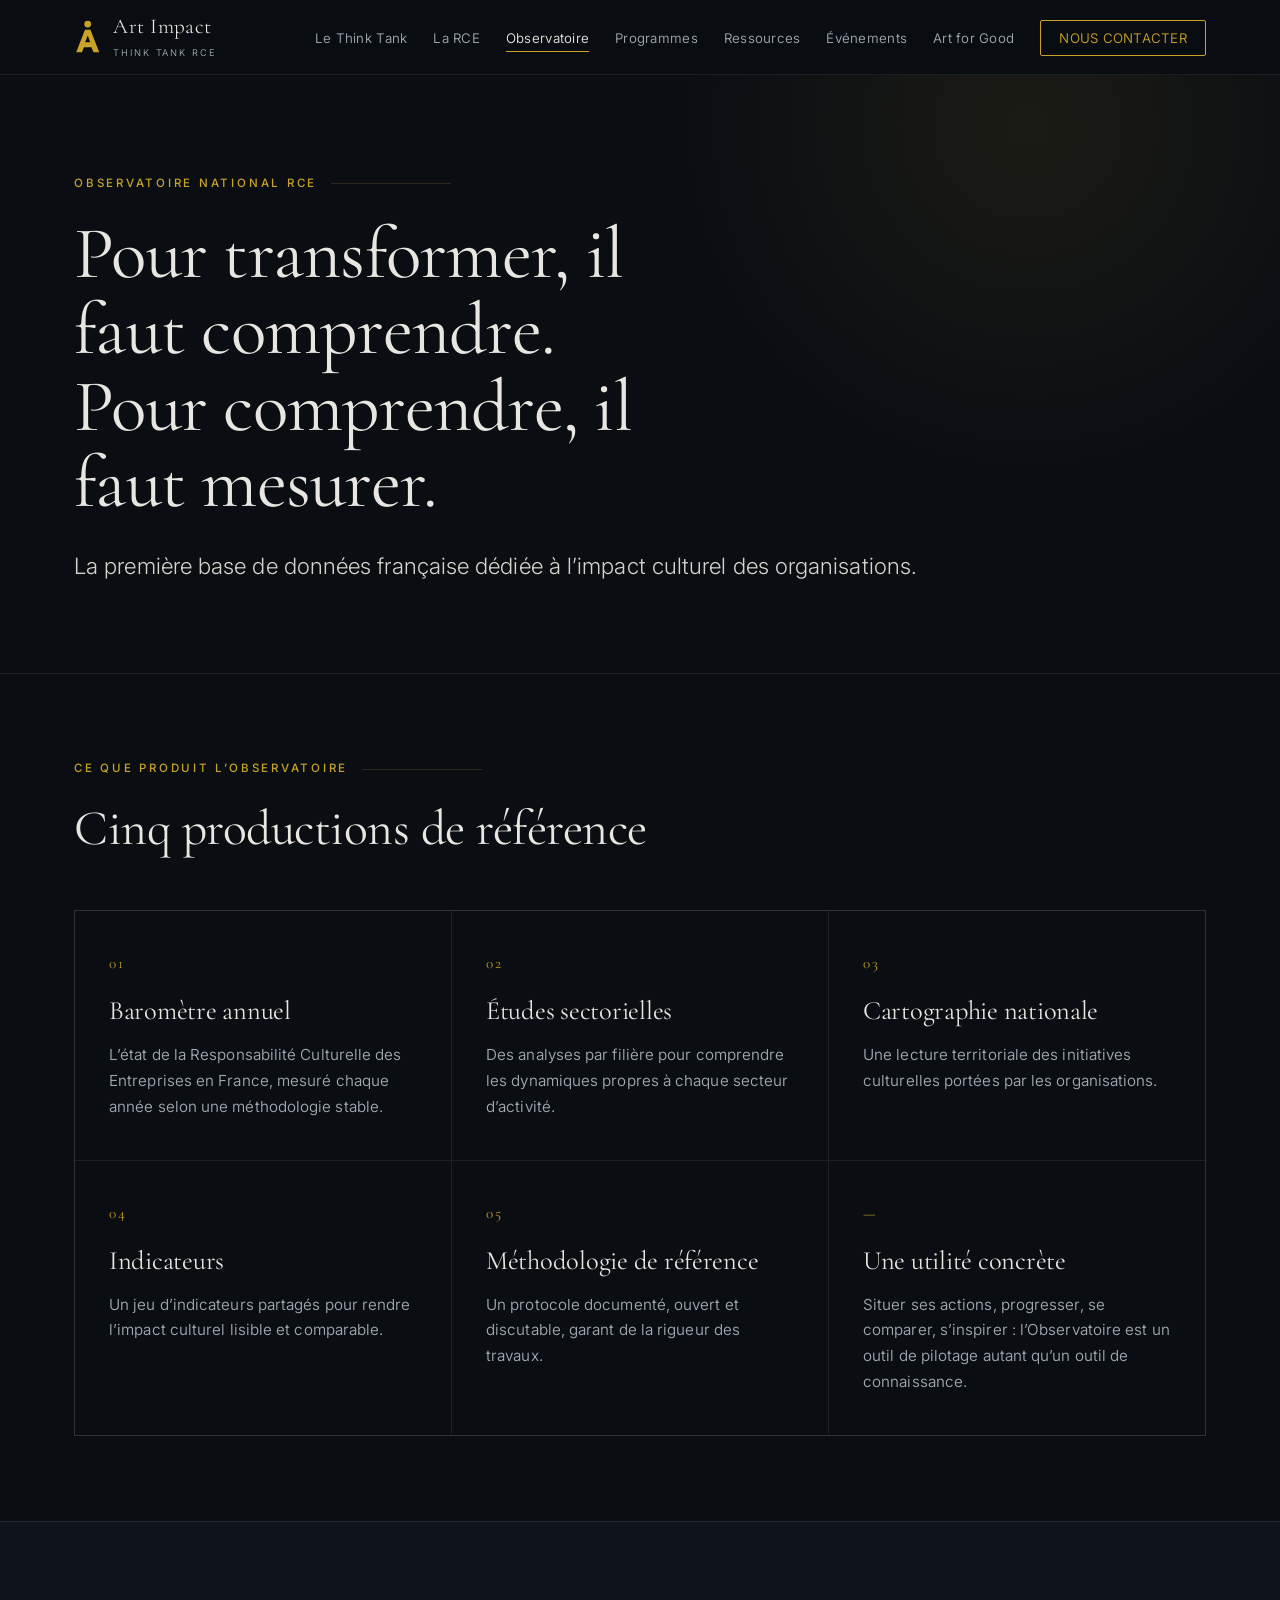
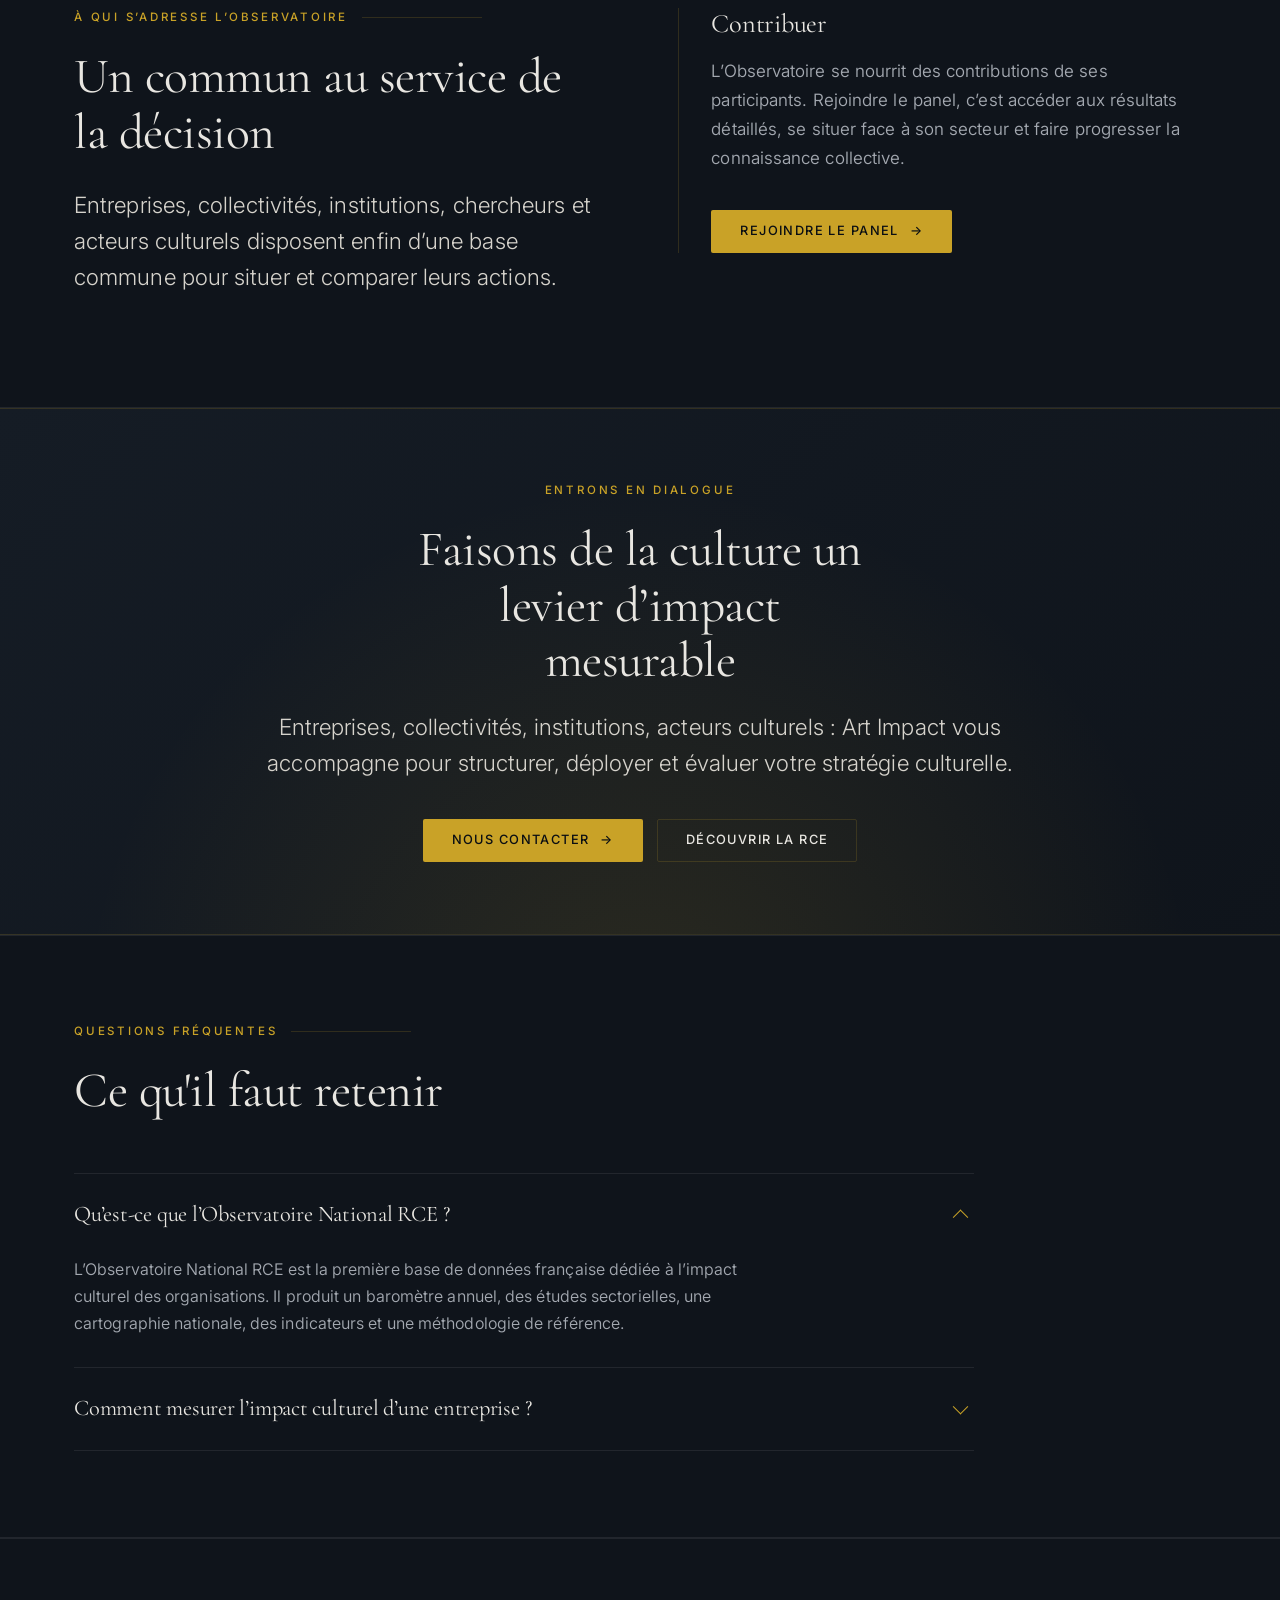
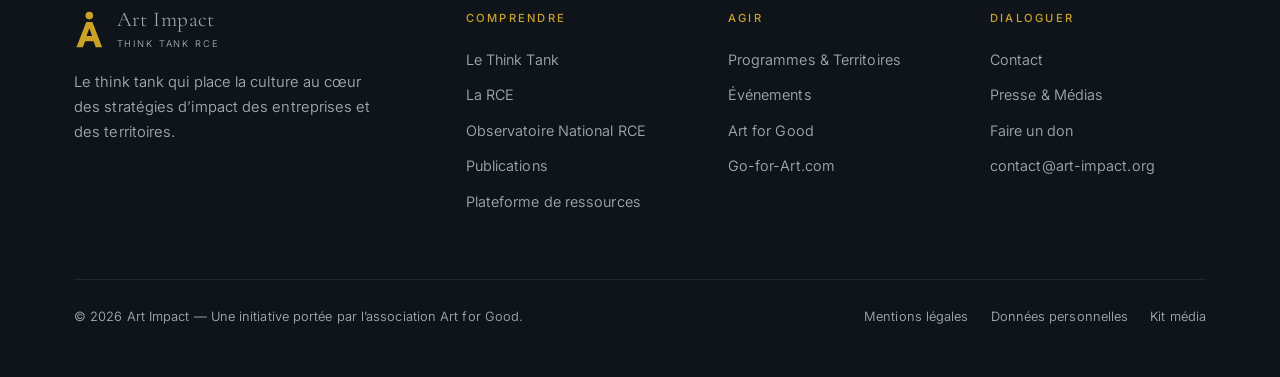
<file: observatoire.html>
<!DOCTYPE html>
<html lang="fr">
<head>
<meta charset="utf-8">
<meta name="viewport" content="width=device-width, initial-scale=1">
<title>Observatoire National RCE — Art Impact</title>
<meta name="description" content="La première base de données française sur l’impact culturel des organisations : baromètre annuel, études sectorielles, cartographie et indicateurs RCE.">
<link rel="canonical" href="https://art-impact.org/observatoire.html">
<meta name="theme-color" content="#0A0E13">
<meta property="og:type" content="website">
<meta property="og:site_name" content="Art Impact">
<meta property="og:locale" content="fr_FR">
<meta property="og:title" content="Observatoire National RCE — Art Impact">
<meta property="og:description" content="La première base de données française sur l’impact culturel des organisations : baromètre annuel, études sectorielles, cartographie et indicateurs RCE.">
<meta property="og:url" content="https://art-impact.org/observatoire.html">
<meta property="og:image" content="https://art-impact.org/assets/img/og-image.jpg">
<meta property="og:image:width" content="1200">
<meta property="og:image:height" content="630">
<meta property="og:image:alt" content="Art Impact — think tank de la Responsabilité Culturelle des Entreprises">
<meta name="twitter:card" content="summary_large_image">
<meta name="twitter:title" content="Observatoire National RCE — Art Impact">
<meta name="twitter:description" content="La première base de données française sur l’impact culturel des organisations : baromètre annuel, études sectorielles, cartographie et indicateurs RCE.">
<meta name="twitter:image" content="https://art-impact.org/assets/img/og-image.jpg">
<meta name="robots" content="index, follow, max-snippet:-1, max-image-preview:large, max-video-preview:-1">
<meta name="author" content="Art Impact">
<link rel="icon" type="image/svg+xml" href="assets/img/favicon.svg">
<link rel="apple-touch-icon" href="assets/img/favicon.svg">
<link rel="preconnect" href="https://fonts.googleapis.com">
<link rel="preconnect" href="https://fonts.gstatic.com" crossorigin>
<link href="https://fonts.googleapis.com/css2?family=Cormorant+Garamond:wght@300;400;500&family=Inter:wght@300;400;500;600&display=swap" rel="stylesheet">
<link rel="stylesheet" href="assets/css/style.css">
<link rel="alternate" type="application/rss+xml" title="Art Impact — Publications" href="https://art-impact.org/flux.xml">
<script type="application/ld+json">
{"@context":"https://schema.org","@graph":[{"@type":["Organization","NGO"],"@id":"https://art-impact.org/#organisation","name":"Art Impact","alternateName":"Think Tank de la Responsabilité Culturelle des Entreprises","url":"https://art-impact.org","email":"contact@art-impact.org","logo":{"@type":"ImageObject","url":"https://art-impact.org/assets/img/og-image.jpg","width":1200,"height":630},"image":"https://art-impact.org/assets/img/og-image.jpg","description":"Art Impact est le think tank qui place la culture au cœur des stratégies d’impact des entreprises et des territoires.","foundingDate":"2023-11-04","address":{"@type":"PostalAddress","streetAddress":"54 rue René Boulanger","postalCode":"75010","addressLocality":"Paris","addressCountry":"FR"},"identifier":[{"@type":"PropertyValue","propertyID":"SIRET","value":"93416432800015"},{"@type":"PropertyValue","propertyID":"SIREN","value":"934164328"},{"@type":"PropertyValue","propertyID":"RNA","value":"W751271647"}],"areaServed":{"@type":"Country","name":"France"},"knowsAbout":["Responsabilité Culturelle des Entreprises","RCE","impact culturel","mécénat culturel","RSE","attractivité territoriale","politique culturelle","engagement des salariés"],"parentOrganization":{"@type":"NGO","name":"Art for Good","url":"https://www.helloasso.com/associations/art-for-good"},"contactPoint":[{"@type":"ContactPoint","email":"contact@art-impact.org","contactType":"informations","availableLanguage":"French"},{"@type":"ContactPoint","email":"presse@art-impact.org","contactType":"presse","availableLanguage":"French"}]},{"@type":"WebSite","@id":"https://art-impact.org/#site","url":"https://art-impact.org","name":"Art Impact","inLanguage":"fr-FR","publisher":{"@id":"https://art-impact.org/#organisation"}},{"@type":"WebPage","@id":"https://art-impact.org/observatoire.html#page","url":"https://art-impact.org/observatoire.html","name":"Observatoire National RCE — Art Impact","description":"La première base de données française sur l’impact culturel des organisations : baromètre annuel, études sectorielles, cartographie et indicateurs RCE.","inLanguage":"fr-FR","isPartOf":{"@id":"https://art-impact.org/#site"},"about":{"@id":"https://art-impact.org/#organisation"},"primaryImageOfPage":"https://art-impact.org/assets/img/og-image.jpg","breadcrumb":{"@id":"https://art-impact.org/observatoire.html#fil"}},{"@type":"BreadcrumbList","@id":"https://art-impact.org/observatoire.html#fil","itemListElement":[{"@type":"ListItem","position":1,"name":"Accueil","item":"https://art-impact.org/"},{"@type":"ListItem","position":2,"name":"Observatoire National RCE","item":"https://art-impact.org/observatoire.html"}]},{"@type":"FAQPage","@id":"https://art-impact.org/observatoire.html#faq","mainEntity":[{"@type":"Question","name":"Qu’est-ce que l’Observatoire National RCE ?","acceptedAnswer":{"@type":"Answer","text":"L’Observatoire National RCE est la première base de données française dédiée à l’impact culturel des organisations. Il produit un baromètre annuel, des études sectorielles, une cartographie nationale, des indicateurs et une méthodologie de référence."}},{"@type":"Question","name":"Comment mesurer l’impact culturel d’une entreprise ?","acceptedAnswer":{"@type":"Answer","text":"L’impact culturel se mesure à partir d’indicateurs partagés adossés aux quatre piliers de la RCE. L’Observatoire National RCE fournit une méthodologie de référence documentée qui permet à une organisation de situer ses actions, de se comparer à son secteur et de suivre sa progression dans le temps."}}]}]}
</script>
</head>
<body>

<header class="site-header">
  <div class="wrap nav">
    <a class="brand" href="index.html" aria-label="Art Impact, accueil">
      <svg class="brand-mark" viewBox="0 0 100 124" aria-hidden="true" focusable="false"><circle cx="50" cy="15" r="12.5"/><path fill-rule="evenodd" d="M40 36h20l32 82H71l-7.4-19H36.4L29 118H8L40 36zm10 20.5-9.2 25h18.4L50 56.5z"/></svg>
      <span>
        <span class="brand-name">Art Impact</span>
        <span class="brand-sub">Think Tank RCE</span>
      </span>
    </a>
    <button class="burger" type="button" aria-label="Ouvrir le menu" aria-expanded="false" aria-controls="menu-principal">
      <span></span><span></span><span></span>
    </button>
    <ul class="nav-links" id="menu-principal">
      <li><a href="think-tank.html">Le Think&nbsp;Tank</a></li>
      <li><a href="rce.html">La RCE</a></li>
      <li><a href="observatoire.html" aria-current="page">Observatoire</a></li>
      <li><a href="programmes.html">Programmes</a></li>
      <li><a href="ressources.html">Ressources</a></li>
      <li><a href="evenements.html">Événements</a></li>
      <li><a href="art-for-good.html">Art&nbsp;for&nbsp;Good</a></li>
      <li><a class="nav-cta" href="contact.html">Nous contacter</a></li>
    </ul>
  </div>
</header>

<main id="contenu">

<section class="page-hero">
  <div class="wrap">
    <p class="eyebrow">Observatoire National RCE</p>
    <h1>Pour transformer, il faut comprendre. Pour comprendre, il faut mesurer.</h1>
    <p class="lead">La première base de données française dédiée à l’impact culturel des organisations.</p>
  </div>
</section>

<section class="sec">
  <div class="wrap">
    <div class="sec-head reveal">
      <p class="eyebrow">Ce que produit l’Observatoire</p>
      <h2>Cinq productions de référence</h2>
    </div>
    <div class="grid grid-3 reveal">
      <article class="cell"><span class="num">01</span><h3>Baromètre annuel</h3>
        <p>L’état de la Responsabilité Culturelle des Entreprises en France, mesuré chaque année
        selon une méthodologie stable.</p></article>
      <article class="cell"><span class="num">02</span><h3>Études sectorielles</h3>
        <p>Des analyses par filière pour comprendre les dynamiques propres à chaque secteur
        d’activité.</p></article>
      <article class="cell"><span class="num">03</span><h3>Cartographie nationale</h3>
        <p>Une lecture territoriale des initiatives culturelles portées par les organisations.</p></article>
      <article class="cell"><span class="num">04</span><h3>Indicateurs</h3>
        <p>Un jeu d’indicateurs partagés pour rendre l’impact culturel lisible et comparable.</p></article>
      <article class="cell"><span class="num">05</span><h3>Méthodologie de référence</h3>
        <p>Un protocole documenté, ouvert et discutable, garant de la rigueur des travaux.</p></article>
      <article class="cell"><span class="num">&mdash;</span><h3>Une utilité concrète</h3>
        <p>Situer ses actions, progresser, se comparer, s’inspirer&nbsp;: l’Observatoire est un outil de
        pilotage autant qu’un outil de connaissance.</p></article>
    </div>
  </div>
</section>

<section class="sec sec-alt">
  <div class="wrap">
    <div class="split reveal">
      <div>
        <p class="eyebrow">À qui s’adresse l’Observatoire</p>
        <h2>Un commun au service de la décision</h2>
        <p class="lead" style="margin-top:26px">Entreprises, collectivités, institutions, chercheurs et
        acteurs culturels disposent enfin d’une base commune pour situer et comparer leurs actions.</p>
      </div>
      <div class="split-side">
        <h3>Contribuer</h3>
        <p class="dim">L’Observatoire se nourrit des contributions de ses participants. Rejoindre le
        panel, c’est accéder aux résultats détaillés, se situer face à son secteur et faire progresser
        la connaissance collective.</p>
        <div class="btn-row">
          <a class="btn btn-primary" href="contact.html">Rejoindre le panel <span class="arw">&rarr;</span></a>
        </div>
      </div>
    </div>
  </div>
</section>

<section class="cta-band">
  <div class="wrap reveal">
    <p class="eyebrow solo" style="justify-content:center">Entrons en dialogue</p>
    <h2>Faisons de la culture un levier d’impact mesurable</h2>
    <p class="lead">Entreprises, collectivités, institutions, acteurs culturels&nbsp;: Art Impact vous accompagne
    pour structurer, déployer et évaluer votre stratégie culturelle.</p>
    <div class="btn-row">
      <a class="btn btn-primary" href="contact.html">Nous contacter <span class="arw">&rarr;</span></a>
      <a class="btn btn-ghost" href="rce.html">Découvrir la RCE</a>
    </div>
  </div>
</section>

<section class="sec sec-alt" id="questions">
  <div class="wrap">
    <div class="sec-head reveal">
      <p class="eyebrow">Questions fréquentes</p>
      <h2>Ce qu'il faut retenir</h2>
    </div>
    <div class="faq reveal">
      <details class="qa" open>
        <summary><h3>Qu’est-ce que l’Observatoire National RCE ?</h3></summary>
        <p>L’Observatoire National RCE est la première base de données française dédiée à l’impact culturel des organisations. Il produit un baromètre annuel, des études sectorielles, une cartographie nationale, des indicateurs et une méthodologie de référence.</p>
      </details>
      <details class="qa">
        <summary><h3>Comment mesurer l’impact culturel d’une entreprise ?</h3></summary>
        <p>L’impact culturel se mesure à partir d’indicateurs partagés adossés aux quatre piliers de la RCE. L’Observatoire National RCE fournit une méthodologie de référence documentée qui permet à une organisation de situer ses actions, de se comparer à son secteur et de suivre sa progression dans le temps.</p>
      </details>
    </div>
  </div>
</section>

</main>

<footer class="site-footer">
  <div class="wrap">
    <div class="foot-grid">
      <div class="foot-brand">
        <a class="brand" href="index.html">
          <svg class="brand-mark" viewBox="0 0 100 124" aria-hidden="true" focusable="false"><circle cx="50" cy="15" r="12.5"/><path fill-rule="evenodd" d="M40 36h20l32 82H71l-7.4-19H36.4L29 118H8L40 36zm10 20.5-9.2 25h18.4L50 56.5z"/></svg>
          <span>
            <span class="brand-name">Art Impact</span>
            <span class="brand-sub">Think Tank RCE</span>
          </span>
        </a>
        <p>Le think tank qui place la culture au cœur des stratégies d’impact des entreprises et des territoires.</p>
      </div>
      <div>
        <h4>Comprendre</h4>
        <ul>
          <li><a href="think-tank.html">Le Think Tank</a></li>
          <li><a href="rce.html">La RCE</a></li>
          <li><a href="observatoire.html">Observatoire National RCE</a></li>
          <li><a href="publications.html">Publications</a></li>
          <li><a href="ressources.html">Plateforme de ressources</a></li>
        </ul>
      </div>
      <div>
        <h4>Agir</h4>
        <ul>
          <li><a href="programmes.html">Programmes &amp; Territoires</a></li>
          <li><a href="evenements.html">Événements</a></li>
          <li><a href="art-for-good.html">Art for Good</a></li>
          <li><a href="go-for-art.html">Go-for-Art.com</a></li>
        </ul>
      </div>
      <div>
        <h4>Dialoguer</h4>
        <ul>
          <li><a href="contact.html">Contact</a></li>
          <li><a href="presse.html">Presse &amp; Médias</a></li>
          <li><a href="https://www.helloasso.com/associations/art-for-good" target="_blank" rel="noopener">Faire un don</a></li>
          <li><a href="mailto:contact@art-impact.org">contact@art-impact.org</a></li>
        </ul>
      </div>
    </div>
    <div class="foot-bottom">
      <p>© 2026 Art Impact — Une initiative portée par l’association Art for Good.</p>
      <nav aria-label="Liens légaux">
        <a href="mentions-legales.html">Mentions légales</a>
        <a href="mentions-legales.html#donnees">Données personnelles</a>
        <a href="presse.html">Kit média</a>
      </nav>
    </div>
  </div>
</footer>

<script src="assets/js/main.js" defer></script>
</body>
</html>
</file>
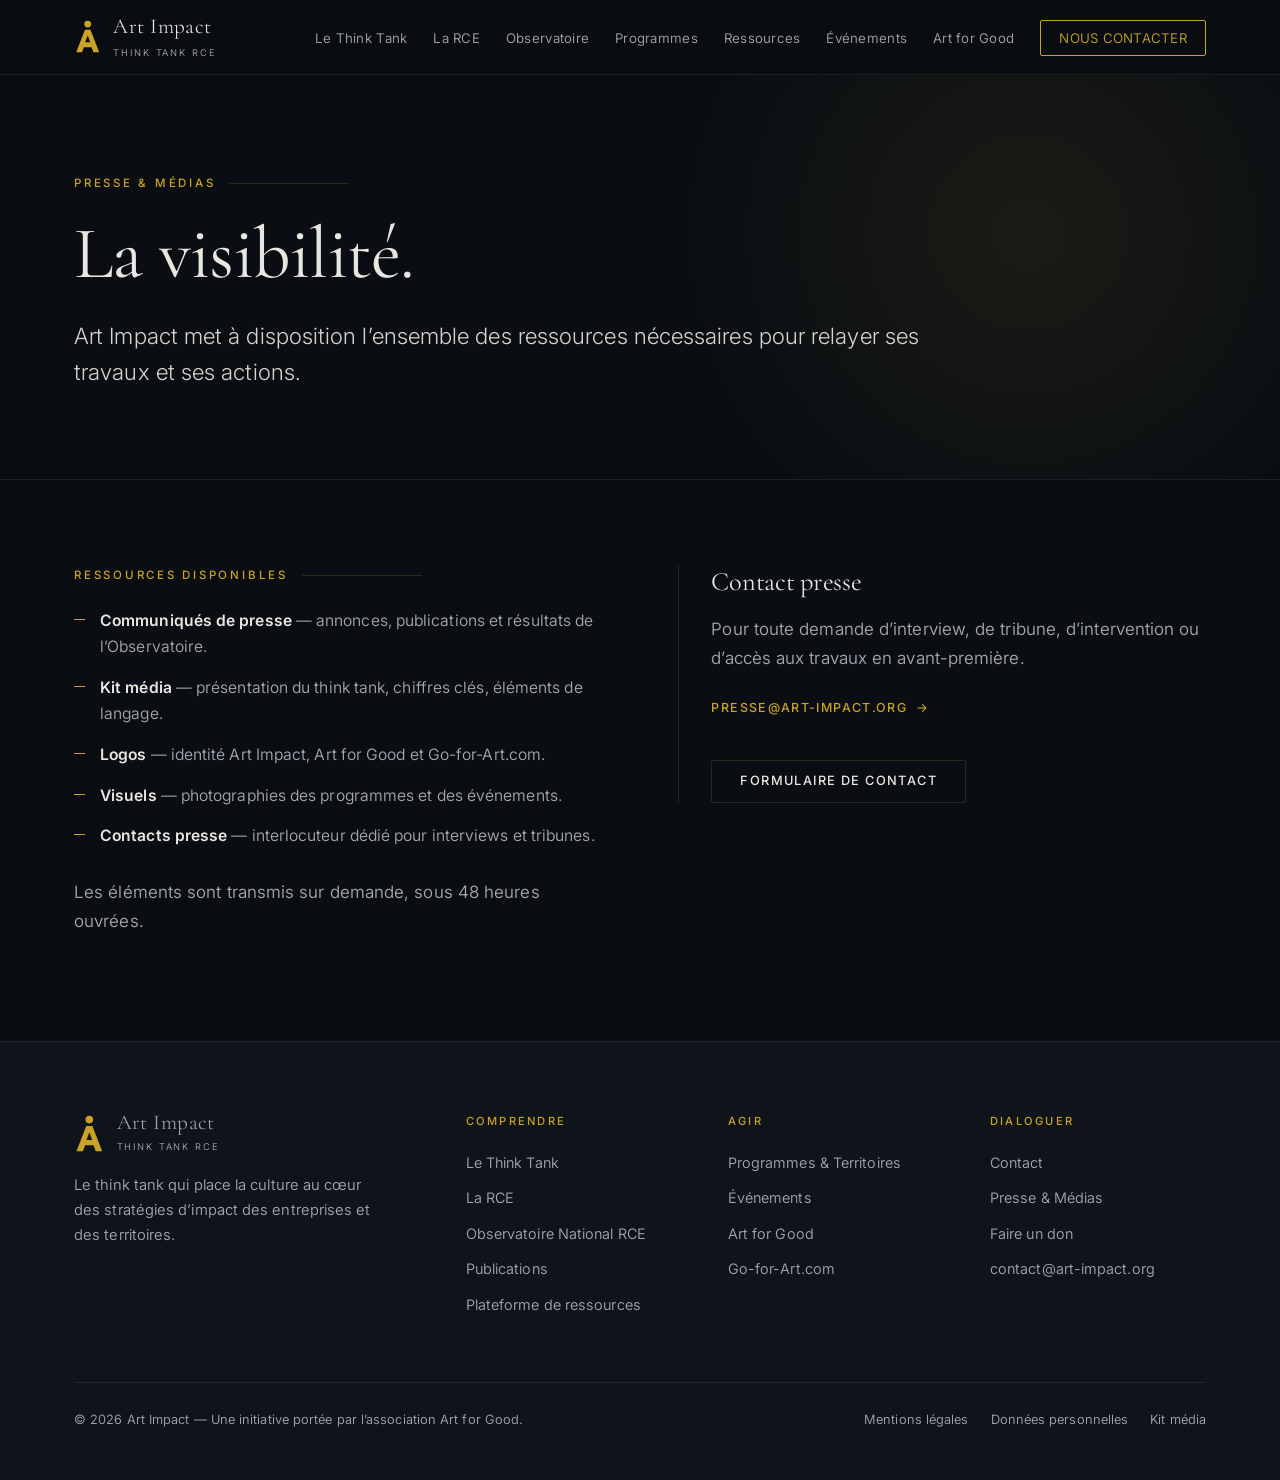
<file: presse.html>
<!DOCTYPE html>
<html lang="fr">
<head>
<meta charset="utf-8">
<meta name="viewport" content="width=device-width, initial-scale=1">
<title>Presse &amp; Médias — Art Impact</title>
<meta name="description" content="Communiqués, kit média, logos et contacts presse : toutes les ressources pour relayer les travaux et les actions d’Art Impact.">
<link rel="canonical" href="https://art-impact.org/presse.html">
<meta name="theme-color" content="#0A0E13">
<meta property="og:type" content="website">
<meta property="og:site_name" content="Art Impact">
<meta property="og:locale" content="fr_FR">
<meta property="og:title" content="Presse &amp; Médias — Art Impact">
<meta property="og:description" content="Communiqués, kit média, logos et contacts presse : toutes les ressources pour relayer les travaux et les actions d’Art Impact.">
<meta property="og:url" content="https://art-impact.org/presse.html">
<meta property="og:image" content="https://art-impact.org/assets/img/og-image.jpg">
<meta property="og:image:width" content="1200">
<meta property="og:image:height" content="630">
<meta property="og:image:alt" content="Art Impact — think tank de la Responsabilité Culturelle des Entreprises">
<meta name="twitter:card" content="summary_large_image">
<meta name="twitter:title" content="Presse &amp; Médias — Art Impact">
<meta name="twitter:description" content="Communiqués, kit média, logos et contacts presse : toutes les ressources pour relayer les travaux et les actions d’Art Impact.">
<meta name="twitter:image" content="https://art-impact.org/assets/img/og-image.jpg">
<meta name="robots" content="index, follow, max-snippet:-1, max-image-preview:large, max-video-preview:-1">
<meta name="author" content="Art Impact">
<link rel="icon" type="image/svg+xml" href="assets/img/favicon.svg">
<link rel="apple-touch-icon" href="assets/img/favicon.svg">
<link rel="preconnect" href="https://fonts.googleapis.com">
<link rel="preconnect" href="https://fonts.gstatic.com" crossorigin>
<link href="https://fonts.googleapis.com/css2?family=Cormorant+Garamond:wght@300;400;500&family=Inter:wght@300;400;500;600&display=swap" rel="stylesheet">
<link rel="stylesheet" href="assets/css/style.css">
<link rel="alternate" type="application/rss+xml" title="Art Impact — Publications" href="https://art-impact.org/flux.xml">
<script type="application/ld+json">
{"@context":"https://schema.org","@graph":[{"@type":["Organization","NGO"],"@id":"https://art-impact.org/#organisation","name":"Art Impact","alternateName":"Think Tank de la Responsabilité Culturelle des Entreprises","url":"https://art-impact.org","email":"contact@art-impact.org","logo":{"@type":"ImageObject","url":"https://art-impact.org/assets/img/og-image.jpg","width":1200,"height":630},"image":"https://art-impact.org/assets/img/og-image.jpg","description":"Art Impact est le think tank qui place la culture au cœur des stratégies d’impact des entreprises et des territoires.","foundingDate":"2023-11-04","address":{"@type":"PostalAddress","streetAddress":"54 rue René Boulanger","postalCode":"75010","addressLocality":"Paris","addressCountry":"FR"},"identifier":[{"@type":"PropertyValue","propertyID":"SIRET","value":"93416432800015"},{"@type":"PropertyValue","propertyID":"SIREN","value":"934164328"},{"@type":"PropertyValue","propertyID":"RNA","value":"W751271647"}],"areaServed":{"@type":"Country","name":"France"},"knowsAbout":["Responsabilité Culturelle des Entreprises","RCE","impact culturel","mécénat culturel","RSE","attractivité territoriale","politique culturelle","engagement des salariés"],"parentOrganization":{"@type":"NGO","name":"Art for Good","url":"https://www.helloasso.com/associations/art-for-good"},"contactPoint":[{"@type":"ContactPoint","email":"contact@art-impact.org","contactType":"informations","availableLanguage":"French"},{"@type":"ContactPoint","email":"presse@art-impact.org","contactType":"presse","availableLanguage":"French"}]},{"@type":"WebSite","@id":"https://art-impact.org/#site","url":"https://art-impact.org","name":"Art Impact","inLanguage":"fr-FR","publisher":{"@id":"https://art-impact.org/#organisation"}},{"@type":"WebPage","@id":"https://art-impact.org/presse.html#page","url":"https://art-impact.org/presse.html","name":"Presse & Médias — Art Impact","description":"Communiqués, kit média, logos et contacts presse : toutes les ressources pour relayer les travaux et les actions d’Art Impact.","inLanguage":"fr-FR","isPartOf":{"@id":"https://art-impact.org/#site"},"about":{"@id":"https://art-impact.org/#organisation"},"primaryImageOfPage":"https://art-impact.org/assets/img/og-image.jpg","breadcrumb":{"@id":"https://art-impact.org/presse.html#fil"}},{"@type":"BreadcrumbList","@id":"https://art-impact.org/presse.html#fil","itemListElement":[{"@type":"ListItem","position":1,"name":"Accueil","item":"https://art-impact.org/"},{"@type":"ListItem","position":2,"name":"Presse & Médias","item":"https://art-impact.org/presse.html"}]}]}
</script>
</head>
<body>

<header class="site-header">
  <div class="wrap nav">
    <a class="brand" href="index.html" aria-label="Art Impact, accueil">
      <svg class="brand-mark" viewBox="0 0 100 124" aria-hidden="true" focusable="false"><circle cx="50" cy="15" r="12.5"/><path fill-rule="evenodd" d="M40 36h20l32 82H71l-7.4-19H36.4L29 118H8L40 36zm10 20.5-9.2 25h18.4L50 56.5z"/></svg>
      <span>
        <span class="brand-name">Art Impact</span>
        <span class="brand-sub">Think Tank RCE</span>
      </span>
    </a>
    <button class="burger" type="button" aria-label="Ouvrir le menu" aria-expanded="false" aria-controls="menu-principal">
      <span></span><span></span><span></span>
    </button>
    <ul class="nav-links" id="menu-principal">
      <li><a href="think-tank.html">Le Think&nbsp;Tank</a></li>
      <li><a href="rce.html">La RCE</a></li>
      <li><a href="observatoire.html">Observatoire</a></li>
      <li><a href="programmes.html">Programmes</a></li>
      <li><a href="ressources.html">Ressources</a></li>
      <li><a href="evenements.html">Événements</a></li>
      <li><a href="art-for-good.html">Art&nbsp;for&nbsp;Good</a></li>
      <li><a class="nav-cta" href="contact.html">Nous contacter</a></li>
    </ul>
  </div>
</header>

<main id="contenu">

<section class="page-hero">
  <div class="wrap">
    <p class="eyebrow">Presse &amp; Médias</p>
    <h1>La visibilité.</h1>
    <p class="lead">Art Impact met à disposition l’ensemble des ressources nécessaires pour relayer ses travaux et ses actions.</p>
  </div>
</section>

<section class="sec">
  <div class="wrap">
    <div class="split reveal">
      <div>
        <p class="eyebrow">Ressources disponibles</p>
        <ul class="bullets">
          <li><strong>Communiqués de presse</strong> — annonces, publications et résultats de l’Observatoire.</li>
          <li><strong>Kit média</strong> — présentation du think tank, chiffres clés, éléments de langage.</li>
          <li><strong>Logos</strong> — identité Art Impact, Art for Good et Go-for-Art.com.</li>
          <li><strong>Visuels</strong> — photographies des programmes et des événements.</li>
          <li><strong>Contacts presse</strong> — interlocuteur dédié pour interviews et tribunes.</li>
        </ul>
        <p class="dim" style="margin-top:28px">Les éléments sont transmis sur demande, sous 48&nbsp;heures
        ouvrées.</p>
      </div>
      <div class="split-side">
        <h3>Contact presse</h3>
        <p class="dim">Pour toute demande d’interview, de tribune, d’intervention ou d’accès aux
        travaux en avant-première.</p>
        <p style="margin-top:18px"><a class="link-more" href="mailto:presse@art-impact.org">presse@art-impact.org <span aria-hidden="true">&rarr;</span></a></p>
        <div class="btn-row">
          <a class="btn btn-ghost" href="contact.html">Formulaire de contact</a>
        </div>
      </div>
    </div>
  </div>
</section>

</main>

<footer class="site-footer">
  <div class="wrap">
    <div class="foot-grid">
      <div class="foot-brand">
        <a class="brand" href="index.html">
          <svg class="brand-mark" viewBox="0 0 100 124" aria-hidden="true" focusable="false"><circle cx="50" cy="15" r="12.5"/><path fill-rule="evenodd" d="M40 36h20l32 82H71l-7.4-19H36.4L29 118H8L40 36zm10 20.5-9.2 25h18.4L50 56.5z"/></svg>
          <span>
            <span class="brand-name">Art Impact</span>
            <span class="brand-sub">Think Tank RCE</span>
          </span>
        </a>
        <p>Le think tank qui place la culture au cœur des stratégies d’impact des entreprises et des territoires.</p>
      </div>
      <div>
        <h4>Comprendre</h4>
        <ul>
          <li><a href="think-tank.html">Le Think Tank</a></li>
          <li><a href="rce.html">La RCE</a></li>
          <li><a href="observatoire.html">Observatoire National RCE</a></li>
          <li><a href="publications.html">Publications</a></li>
          <li><a href="ressources.html">Plateforme de ressources</a></li>
        </ul>
      </div>
      <div>
        <h4>Agir</h4>
        <ul>
          <li><a href="programmes.html">Programmes &amp; Territoires</a></li>
          <li><a href="evenements.html">Événements</a></li>
          <li><a href="art-for-good.html">Art for Good</a></li>
          <li><a href="go-for-art.html">Go-for-Art.com</a></li>
        </ul>
      </div>
      <div>
        <h4>Dialoguer</h4>
        <ul>
          <li><a href="contact.html">Contact</a></li>
          <li><a href="presse.html">Presse &amp; Médias</a></li>
          <li><a href="https://www.helloasso.com/associations/art-for-good" target="_blank" rel="noopener">Faire un don</a></li>
          <li><a href="mailto:contact@art-impact.org">contact@art-impact.org</a></li>
        </ul>
      </div>
    </div>
    <div class="foot-bottom">
      <p>© 2026 Art Impact — Une initiative portée par l’association Art for Good.</p>
      <nav aria-label="Liens légaux">
        <a href="mentions-legales.html">Mentions légales</a>
        <a href="mentions-legales.html#donnees">Données personnelles</a>
        <a href="presse.html">Kit média</a>
      </nav>
    </div>
  </div>
</footer>

<script src="assets/js/main.js" defer></script>
</body>
</html>
</file>
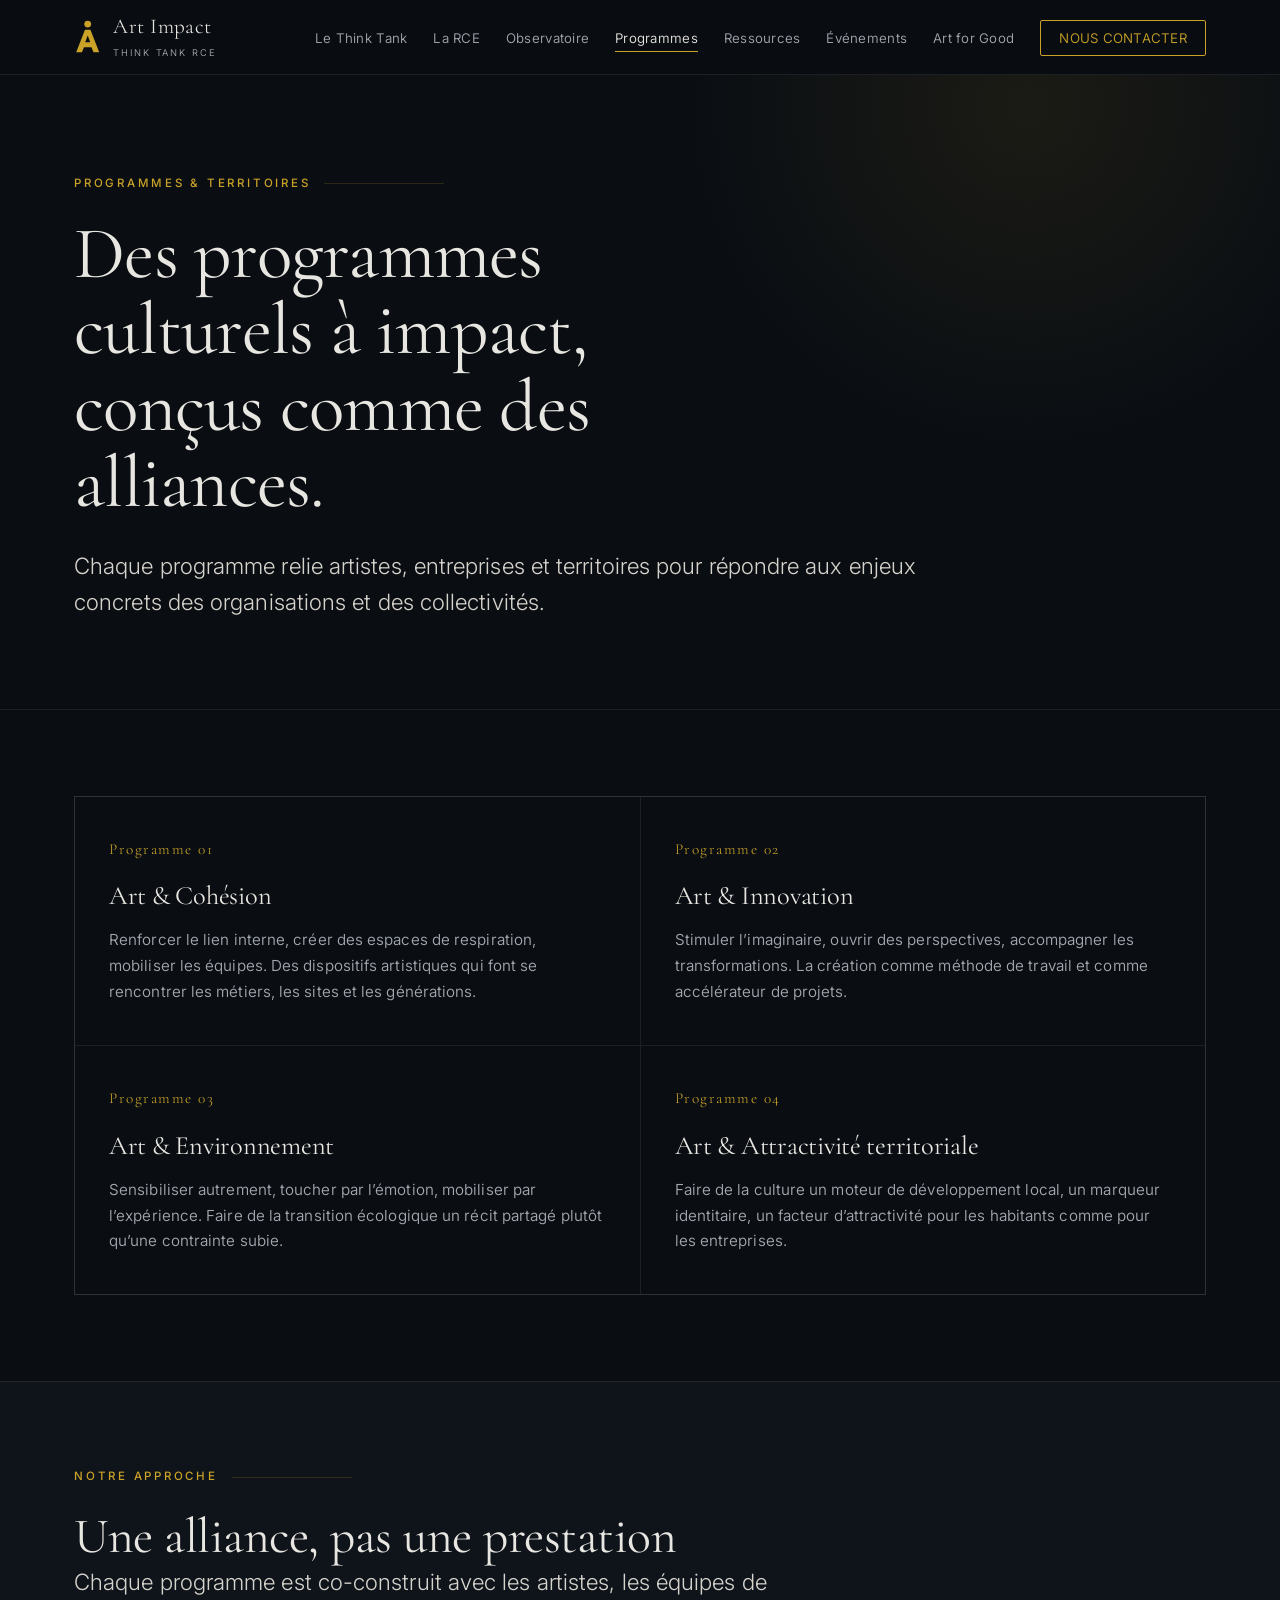
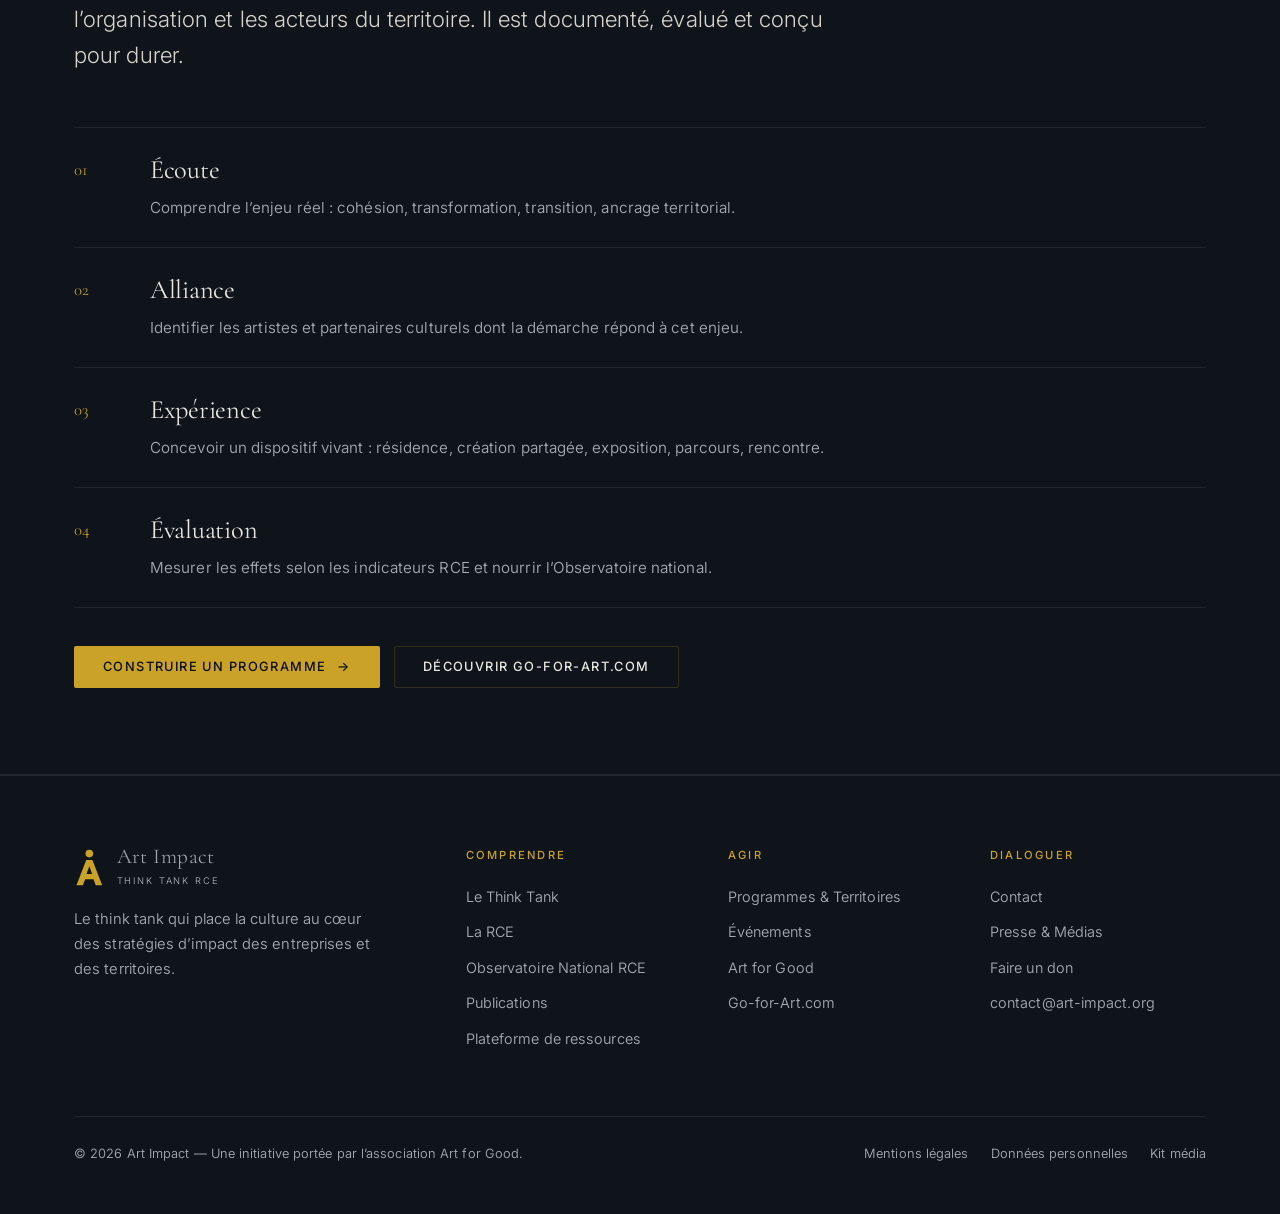
<file: programmes.html>
<!DOCTYPE html>
<html lang="fr">
<head>
<meta charset="utf-8">
<meta name="viewport" content="width=device-width, initial-scale=1">
<title>Programmes &amp; Territoires — Art Impact</title>
<meta name="description" content="Art & Cohésion, Art & Innovation, Art & Environnement, Art & Attractivité territoriale : des programmes culturels à impact conçus comme des alliances.">
<link rel="canonical" href="https://art-impact.org/programmes.html">
<meta name="theme-color" content="#0A0E13">
<meta property="og:type" content="website">
<meta property="og:site_name" content="Art Impact">
<meta property="og:locale" content="fr_FR">
<meta property="og:title" content="Programmes &amp; Territoires — Art Impact">
<meta property="og:description" content="Art & Cohésion, Art & Innovation, Art & Environnement, Art & Attractivité territoriale : des programmes culturels à impact conçus comme des alliances.">
<meta property="og:url" content="https://art-impact.org/programmes.html">
<meta property="og:image" content="https://art-impact.org/assets/img/og-image.jpg">
<meta property="og:image:width" content="1200">
<meta property="og:image:height" content="630">
<meta property="og:image:alt" content="Art Impact — think tank de la Responsabilité Culturelle des Entreprises">
<meta name="twitter:card" content="summary_large_image">
<meta name="twitter:title" content="Programmes &amp; Territoires — Art Impact">
<meta name="twitter:description" content="Art & Cohésion, Art & Innovation, Art & Environnement, Art & Attractivité territoriale : des programmes culturels à impact conçus comme des alliances.">
<meta name="twitter:image" content="https://art-impact.org/assets/img/og-image.jpg">
<meta name="robots" content="index, follow, max-snippet:-1, max-image-preview:large, max-video-preview:-1">
<meta name="author" content="Art Impact">
<link rel="icon" type="image/svg+xml" href="assets/img/favicon.svg">
<link rel="apple-touch-icon" href="assets/img/favicon.svg">
<link rel="preconnect" href="https://fonts.googleapis.com">
<link rel="preconnect" href="https://fonts.gstatic.com" crossorigin>
<link href="https://fonts.googleapis.com/css2?family=Cormorant+Garamond:wght@300;400;500&family=Inter:wght@300;400;500;600&display=swap" rel="stylesheet">
<link rel="stylesheet" href="assets/css/style.css">
<link rel="alternate" type="application/rss+xml" title="Art Impact — Publications" href="https://art-impact.org/flux.xml">
<script type="application/ld+json">
{"@context":"https://schema.org","@graph":[{"@type":["Organization","NGO"],"@id":"https://art-impact.org/#organisation","name":"Art Impact","alternateName":"Think Tank de la Responsabilité Culturelle des Entreprises","url":"https://art-impact.org","email":"contact@art-impact.org","logo":{"@type":"ImageObject","url":"https://art-impact.org/assets/img/og-image.jpg","width":1200,"height":630},"image":"https://art-impact.org/assets/img/og-image.jpg","description":"Art Impact est le think tank qui place la culture au cœur des stratégies d’impact des entreprises et des territoires.","foundingDate":"2023-11-04","address":{"@type":"PostalAddress","streetAddress":"54 rue René Boulanger","postalCode":"75010","addressLocality":"Paris","addressCountry":"FR"},"identifier":[{"@type":"PropertyValue","propertyID":"SIRET","value":"93416432800015"},{"@type":"PropertyValue","propertyID":"SIREN","value":"934164328"},{"@type":"PropertyValue","propertyID":"RNA","value":"W751271647"}],"areaServed":{"@type":"Country","name":"France"},"knowsAbout":["Responsabilité Culturelle des Entreprises","RCE","impact culturel","mécénat culturel","RSE","attractivité territoriale","politique culturelle","engagement des salariés"],"parentOrganization":{"@type":"NGO","name":"Art for Good","url":"https://www.helloasso.com/associations/art-for-good"},"contactPoint":[{"@type":"ContactPoint","email":"contact@art-impact.org","contactType":"informations","availableLanguage":"French"},{"@type":"ContactPoint","email":"presse@art-impact.org","contactType":"presse","availableLanguage":"French"}]},{"@type":"WebSite","@id":"https://art-impact.org/#site","url":"https://art-impact.org","name":"Art Impact","inLanguage":"fr-FR","publisher":{"@id":"https://art-impact.org/#organisation"}},{"@type":"WebPage","@id":"https://art-impact.org/programmes.html#page","url":"https://art-impact.org/programmes.html","name":"Programmes & Territoires — Art Impact","description":"Art & Cohésion, Art & Innovation, Art & Environnement, Art & Attractivité territoriale : des programmes culturels à impact conçus comme des alliances.","inLanguage":"fr-FR","isPartOf":{"@id":"https://art-impact.org/#site"},"about":{"@id":"https://art-impact.org/#organisation"},"primaryImageOfPage":"https://art-impact.org/assets/img/og-image.jpg","breadcrumb":{"@id":"https://art-impact.org/programmes.html#fil"}},{"@type":"BreadcrumbList","@id":"https://art-impact.org/programmes.html#fil","itemListElement":[{"@type":"ListItem","position":1,"name":"Accueil","item":"https://art-impact.org/"},{"@type":"ListItem","position":2,"name":"Programmes & Territoires","item":"https://art-impact.org/programmes.html"}]}]}
</script>
</head>
<body>

<header class="site-header">
  <div class="wrap nav">
    <a class="brand" href="index.html" aria-label="Art Impact, accueil">
      <svg class="brand-mark" viewBox="0 0 100 124" aria-hidden="true" focusable="false"><circle cx="50" cy="15" r="12.5"/><path fill-rule="evenodd" d="M40 36h20l32 82H71l-7.4-19H36.4L29 118H8L40 36zm10 20.5-9.2 25h18.4L50 56.5z"/></svg>
      <span>
        <span class="brand-name">Art Impact</span>
        <span class="brand-sub">Think Tank RCE</span>
      </span>
    </a>
    <button class="burger" type="button" aria-label="Ouvrir le menu" aria-expanded="false" aria-controls="menu-principal">
      <span></span><span></span><span></span>
    </button>
    <ul class="nav-links" id="menu-principal">
      <li><a href="think-tank.html">Le Think&nbsp;Tank</a></li>
      <li><a href="rce.html">La RCE</a></li>
      <li><a href="observatoire.html">Observatoire</a></li>
      <li><a href="programmes.html" aria-current="page">Programmes</a></li>
      <li><a href="ressources.html">Ressources</a></li>
      <li><a href="evenements.html">Événements</a></li>
      <li><a href="art-for-good.html">Art&nbsp;for&nbsp;Good</a></li>
      <li><a class="nav-cta" href="contact.html">Nous contacter</a></li>
    </ul>
  </div>
</header>

<main id="contenu">

<section class="page-hero">
  <div class="wrap">
    <p class="eyebrow">Programmes &amp; Territoires</p>
    <h1>Des programmes culturels à impact, conçus comme des alliances.</h1>
    <p class="lead">Chaque programme relie artistes, entreprises et territoires pour répondre aux enjeux concrets des organisations et des collectivités.</p>
  </div>
</section>

<section class="sec">
  <div class="wrap">
    <div class="grid grid-2 reveal">
      <article class="cell">
        <span class="num">Programme 01</span>
        <h3>Art &amp; Cohésion</h3>
        <p>Renforcer le lien interne, créer des espaces de respiration, mobiliser les équipes.
        Des dispositifs artistiques qui font se rencontrer les métiers, les sites et les générations.</p>
      </article>
      <article class="cell">
        <span class="num">Programme 02</span>
        <h3>Art &amp; Innovation</h3>
        <p>Stimuler l’imaginaire, ouvrir des perspectives, accompagner les transformations.
        La création comme méthode de travail et comme accélérateur de projets.</p>
      </article>
      <article class="cell">
        <span class="num">Programme 03</span>
        <h3>Art &amp; Environnement</h3>
        <p>Sensibiliser autrement, toucher par l’émotion, mobiliser par l’expérience.
        Faire de la transition écologique un récit partagé plutôt qu’une contrainte subie.</p>
      </article>
      <article class="cell">
        <span class="num">Programme 04</span>
        <h3>Art &amp; Attractivité territoriale</h3>
        <p>Faire de la culture un moteur de développement local, un marqueur identitaire,
        un facteur d’attractivité pour les habitants comme pour les entreprises.</p>
      </article>
    </div>
  </div>
</section>

<section class="sec sec-alt">
  <div class="wrap">
    <div class="sec-head reveal">
      <p class="eyebrow">Notre approche</p>
      <h2>Une alliance, pas une prestation</h2>
      <p class="lead">Chaque programme est co-construit avec les artistes, les équipes de l’organisation
      et les acteurs du territoire. Il est documenté, évalué et conçu pour durer.</p>
    </div>
    <ul class="ed-list reveal">
      <li><span class="k">01</span><div><h3>Écoute</h3>
        <p>Comprendre l’enjeu réel&nbsp;: cohésion, transformation, transition, ancrage territorial.</p></div></li>
      <li><span class="k">02</span><div><h3>Alliance</h3>
        <p>Identifier les artistes et partenaires culturels dont la démarche répond à cet enjeu.</p></div></li>
      <li><span class="k">03</span><div><h3>Expérience</h3>
        <p>Concevoir un dispositif vivant&nbsp;: résidence, création partagée, exposition, parcours, rencontre.</p></div></li>
      <li><span class="k">04</span><div><h3>Évaluation</h3>
        <p>Mesurer les effets selon les indicateurs RCE et nourrir l’Observatoire national.</p></div></li>
    </ul>
    <div class="btn-row reveal">
      <a class="btn btn-primary" href="contact.html">Construire un programme <span class="arw">&rarr;</span></a>
      <a class="btn btn-ghost" href="go-for-art.html">Découvrir Go-for-Art.com</a>
    </div>
  </div>
</section>

</main>

<footer class="site-footer">
  <div class="wrap">
    <div class="foot-grid">
      <div class="foot-brand">
        <a class="brand" href="index.html">
          <svg class="brand-mark" viewBox="0 0 100 124" aria-hidden="true" focusable="false"><circle cx="50" cy="15" r="12.5"/><path fill-rule="evenodd" d="M40 36h20l32 82H71l-7.4-19H36.4L29 118H8L40 36zm10 20.5-9.2 25h18.4L50 56.5z"/></svg>
          <span>
            <span class="brand-name">Art Impact</span>
            <span class="brand-sub">Think Tank RCE</span>
          </span>
        </a>
        <p>Le think tank qui place la culture au cœur des stratégies d’impact des entreprises et des territoires.</p>
      </div>
      <div>
        <h4>Comprendre</h4>
        <ul>
          <li><a href="think-tank.html">Le Think Tank</a></li>
          <li><a href="rce.html">La RCE</a></li>
          <li><a href="observatoire.html">Observatoire National RCE</a></li>
          <li><a href="publications.html">Publications</a></li>
          <li><a href="ressources.html">Plateforme de ressources</a></li>
        </ul>
      </div>
      <div>
        <h4>Agir</h4>
        <ul>
          <li><a href="programmes.html">Programmes &amp; Territoires</a></li>
          <li><a href="evenements.html">Événements</a></li>
          <li><a href="art-for-good.html">Art for Good</a></li>
          <li><a href="go-for-art.html">Go-for-Art.com</a></li>
        </ul>
      </div>
      <div>
        <h4>Dialoguer</h4>
        <ul>
          <li><a href="contact.html">Contact</a></li>
          <li><a href="presse.html">Presse &amp; Médias</a></li>
          <li><a href="https://www.helloasso.com/associations/art-for-good" target="_blank" rel="noopener">Faire un don</a></li>
          <li><a href="mailto:contact@art-impact.org">contact@art-impact.org</a></li>
        </ul>
      </div>
    </div>
    <div class="foot-bottom">
      <p>© 2026 Art Impact — Une initiative portée par l’association Art for Good.</p>
      <nav aria-label="Liens légaux">
        <a href="mentions-legales.html">Mentions légales</a>
        <a href="mentions-legales.html#donnees">Données personnelles</a>
        <a href="presse.html">Kit média</a>
      </nav>
    </div>
  </div>
</footer>

<script src="assets/js/main.js" defer></script>
</body>
</html>
</file>
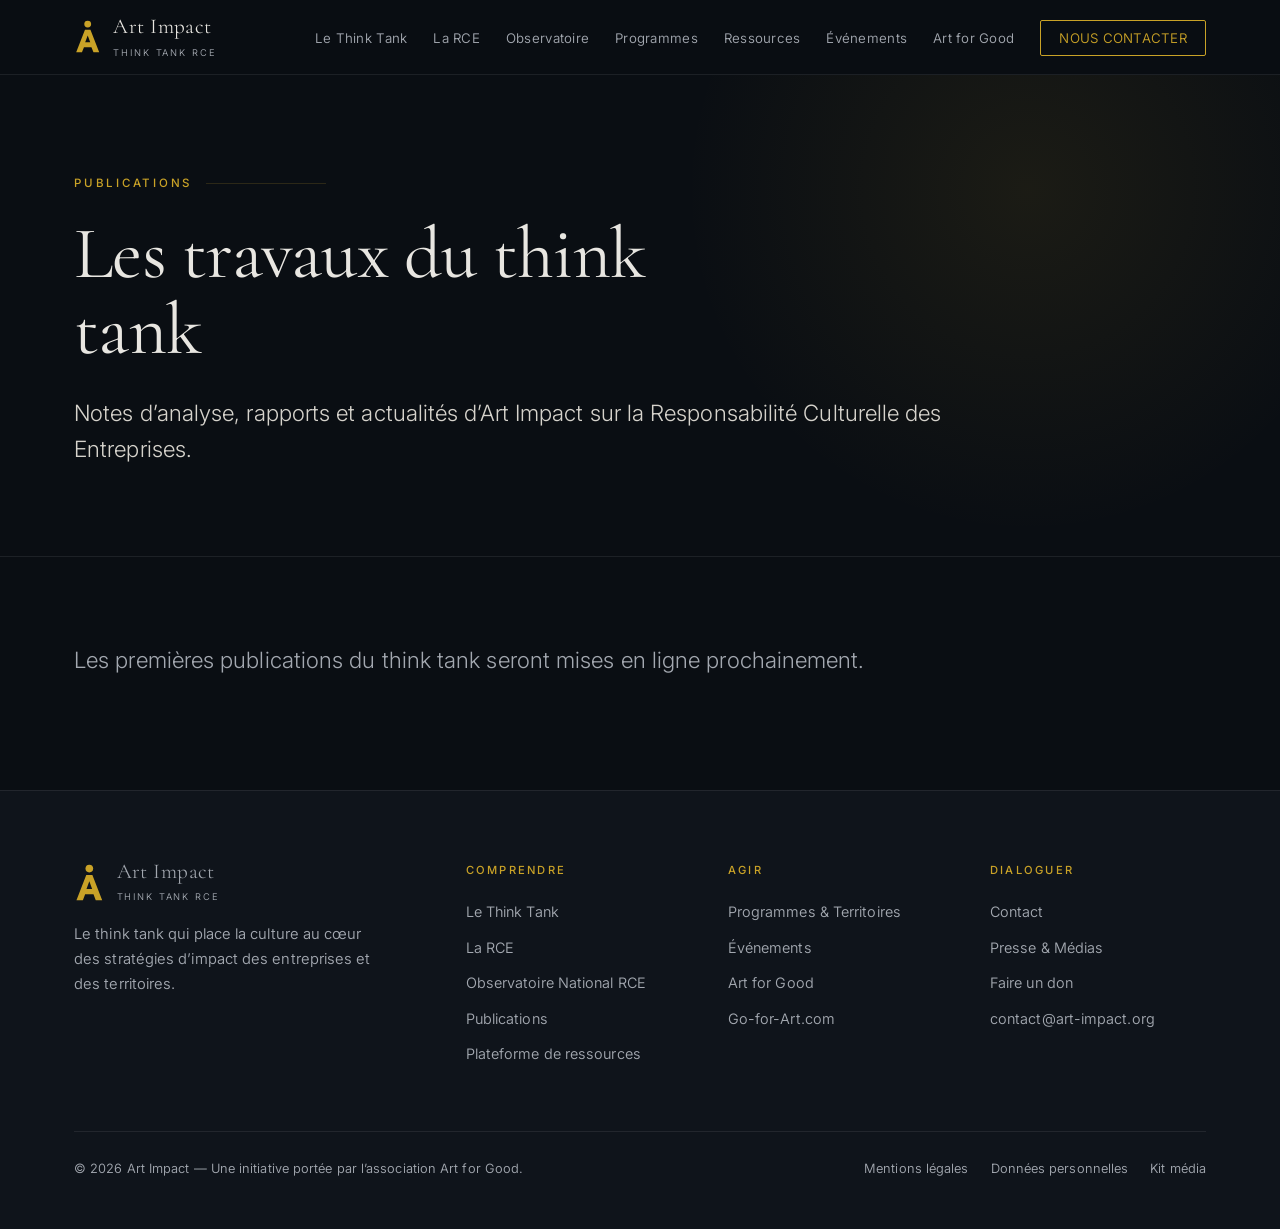
<file: publications.html>
<!DOCTYPE html>
<html lang="fr">
<head>
<meta charset="utf-8">
<meta name="viewport" content="width=device-width, initial-scale=1">
<title>Publications — Art Impact</title>
<meta name="description" content="Notes d’analyse, rapports et actualités du think tank Art Impact sur la Responsabilité Culturelle des Entreprises.">
<link rel="canonical" href="https://art-impact.org/publications.html">
<meta name="theme-color" content="#0A0E13">
<meta property="og:type" content="website">
<meta property="og:site_name" content="Art Impact">
<meta property="og:locale" content="fr_FR">
<meta property="og:title" content="Publications — Art Impact">
<meta property="og:description" content="Notes d’analyse, rapports et actualités du think tank Art Impact sur la Responsabilité Culturelle des Entreprises.">
<meta property="og:url" content="https://art-impact.org/publications.html">
<meta property="og:image" content="https://art-impact.org/assets/img/og-image.jpg">
<meta property="og:image:width" content="1200">
<meta property="og:image:height" content="630">
<meta property="og:image:alt" content="Art Impact — think tank de la Responsabilité Culturelle des Entreprises">
<meta name="twitter:card" content="summary_large_image">
<meta name="twitter:title" content="Publications — Art Impact">
<meta name="twitter:description" content="Notes d’analyse, rapports et actualités du think tank Art Impact sur la Responsabilité Culturelle des Entreprises.">
<meta name="twitter:image" content="https://art-impact.org/assets/img/og-image.jpg">
<meta name="robots" content="index, follow, max-snippet:-1, max-image-preview:large, max-video-preview:-1">
<meta name="author" content="Art Impact">
<link rel="icon" type="image/svg+xml" href="assets/img/favicon.svg">
<link rel="apple-touch-icon" href="assets/img/favicon.svg">
<link rel="preconnect" href="https://fonts.googleapis.com">
<link rel="preconnect" href="https://fonts.gstatic.com" crossorigin>
<link href="https://fonts.googleapis.com/css2?family=Cormorant+Garamond:wght@300;400;500&family=Inter:wght@300;400;500;600&display=swap" rel="stylesheet">
<link rel="stylesheet" href="assets/css/style.css">
<link rel="alternate" type="application/rss+xml" title="Art Impact — Publications" href="https://art-impact.org/flux.xml">
<script type="application/ld+json">
{"@context":"https://schema.org","@graph":[{"@type":["Organization","NGO"],"@id":"https://art-impact.org/#organisation","name":"Art Impact","alternateName":"Think Tank de la Responsabilité Culturelle des Entreprises","url":"https://art-impact.org","email":"contact@art-impact.org","logo":{"@type":"ImageObject","url":"https://art-impact.org/assets/img/og-image.jpg","width":1200,"height":630},"image":"https://art-impact.org/assets/img/og-image.jpg","description":"Art Impact est le think tank qui place la culture au cœur des stratégies d’impact des entreprises et des territoires.","foundingDate":"2023-11-04","address":{"@type":"PostalAddress","streetAddress":"54 rue René Boulanger","postalCode":"75010","addressLocality":"Paris","addressCountry":"FR"},"identifier":[{"@type":"PropertyValue","propertyID":"SIRET","value":"93416432800015"},{"@type":"PropertyValue","propertyID":"SIREN","value":"934164328"},{"@type":"PropertyValue","propertyID":"RNA","value":"W751271647"}],"areaServed":{"@type":"Country","name":"France"},"knowsAbout":["Responsabilité Culturelle des Entreprises","RCE","impact culturel","mécénat culturel","RSE","attractivité territoriale","politique culturelle","engagement des salariés"],"parentOrganization":{"@type":"NGO","name":"Art for Good","url":"https://www.helloasso.com/associations/art-for-good"},"contactPoint":[{"@type":"ContactPoint","email":"contact@art-impact.org","contactType":"informations","availableLanguage":"French"},{"@type":"ContactPoint","email":"presse@art-impact.org","contactType":"presse","availableLanguage":"French"}]},{"@type":"WebSite","@id":"https://art-impact.org/#site","url":"https://art-impact.org","name":"Art Impact","inLanguage":"fr-FR","publisher":{"@id":"https://art-impact.org/#organisation"}},{"@type":"WebPage","@id":"https://art-impact.org/publications.html#page","url":"https://art-impact.org/publications.html","name":"Publications — Art Impact","description":"Les travaux du think tank Art Impact.","inLanguage":"fr-FR","isPartOf":{"@id":"https://art-impact.org/#site"},"about":{"@id":"https://art-impact.org/#organisation"},"primaryImageOfPage":"https://art-impact.org/assets/img/og-image.jpg","breadcrumb":{"@id":"https://art-impact.org/publications.html#fil"}},{"@type":"BreadcrumbList","@id":"https://art-impact.org/publications.html#fil","itemListElement":[{"@type":"ListItem","position":1,"name":"Accueil","item":"https://art-impact.org/"}]}]}
</script>
</head>
<body>

<header class="site-header">
  <div class="wrap nav">
    <a class="brand" href="index.html" aria-label="Art Impact, accueil">
      <svg class="brand-mark" viewBox="0 0 100 124" aria-hidden="true" focusable="false"><circle cx="50" cy="15" r="12.5"/><path fill-rule="evenodd" d="M40 36h20l32 82H71l-7.4-19H36.4L29 118H8L40 36zm10 20.5-9.2 25h18.4L50 56.5z"/></svg>
      <span>
        <span class="brand-name">Art Impact</span>
        <span class="brand-sub">Think Tank RCE</span>
      </span>
    </a>
    <button class="burger" type="button" aria-label="Ouvrir le menu" aria-expanded="false" aria-controls="menu-principal">
      <span></span><span></span><span></span>
    </button>
    <ul class="nav-links" id="menu-principal">
      <li><a href="think-tank.html">Le Think&nbsp;Tank</a></li>
      <li><a href="rce.html">La RCE</a></li>
      <li><a href="observatoire.html">Observatoire</a></li>
      <li><a href="programmes.html">Programmes</a></li>
      <li><a href="ressources.html">Ressources</a></li>
      <li><a href="evenements.html">Événements</a></li>
      <li><a href="art-for-good.html">Art&nbsp;for&nbsp;Good</a></li>
      <li><a class="nav-cta" href="contact.html">Nous contacter</a></li>
    </ul>
  </div>
</header>

<main id="contenu">

<section class="page-hero">
  <div class="wrap">
    <p class="eyebrow">Publications</p>
    <h1>Les travaux du think tank</h1>
    <p class="lead">Notes d’analyse, rapports et actualités d’Art Impact sur la
    Responsabilité Culturelle des Entreprises.</p>
  </div>
</section>

<section class="sec">
  <div class="wrap">
    <p class="lead dim">Les premières publications du think tank seront mises en ligne prochainement.</p>
  </div>
</section>

</main>

<footer class="site-footer">
  <div class="wrap">
    <div class="foot-grid">
      <div class="foot-brand">
        <a class="brand" href="index.html">
          <svg class="brand-mark" viewBox="0 0 100 124" aria-hidden="true" focusable="false"><circle cx="50" cy="15" r="12.5"/><path fill-rule="evenodd" d="M40 36h20l32 82H71l-7.4-19H36.4L29 118H8L40 36zm10 20.5-9.2 25h18.4L50 56.5z"/></svg>
          <span>
            <span class="brand-name">Art Impact</span>
            <span class="brand-sub">Think Tank RCE</span>
          </span>
        </a>
        <p>Le think tank qui place la culture au cœur des stratégies d’impact des entreprises et des territoires.</p>
      </div>
      <div>
        <h4>Comprendre</h4>
        <ul>
          <li><a href="think-tank.html">Le Think Tank</a></li>
          <li><a href="rce.html">La RCE</a></li>
          <li><a href="observatoire.html">Observatoire National RCE</a></li>
          <li><a href="publications.html">Publications</a></li>
          <li><a href="ressources.html">Plateforme de ressources</a></li>
        </ul>
      </div>
      <div>
        <h4>Agir</h4>
        <ul>
          <li><a href="programmes.html">Programmes &amp; Territoires</a></li>
          <li><a href="evenements.html">Événements</a></li>
          <li><a href="art-for-good.html">Art for Good</a></li>
          <li><a href="go-for-art.html">Go-for-Art.com</a></li>
        </ul>
      </div>
      <div>
        <h4>Dialoguer</h4>
        <ul>
          <li><a href="contact.html">Contact</a></li>
          <li><a href="presse.html">Presse &amp; Médias</a></li>
          <li><a href="https://www.helloasso.com/associations/art-for-good" target="_blank" rel="noopener">Faire un don</a></li>
          <li><a href="mailto:contact@art-impact.org">contact@art-impact.org</a></li>
        </ul>
      </div>
    </div>
    <div class="foot-bottom">
      <p>© 2026 Art Impact — Une initiative portée par l’association Art for Good.</p>
      <nav aria-label="Liens légaux">
        <a href="mentions-legales.html">Mentions légales</a>
        <a href="mentions-legales.html#donnees">Données personnelles</a>
        <a href="presse.html">Kit média</a>
      </nav>
    </div>
  </div>
</footer>

<script src="assets/js/main.js" defer></script>
</body>
</html>
</file>
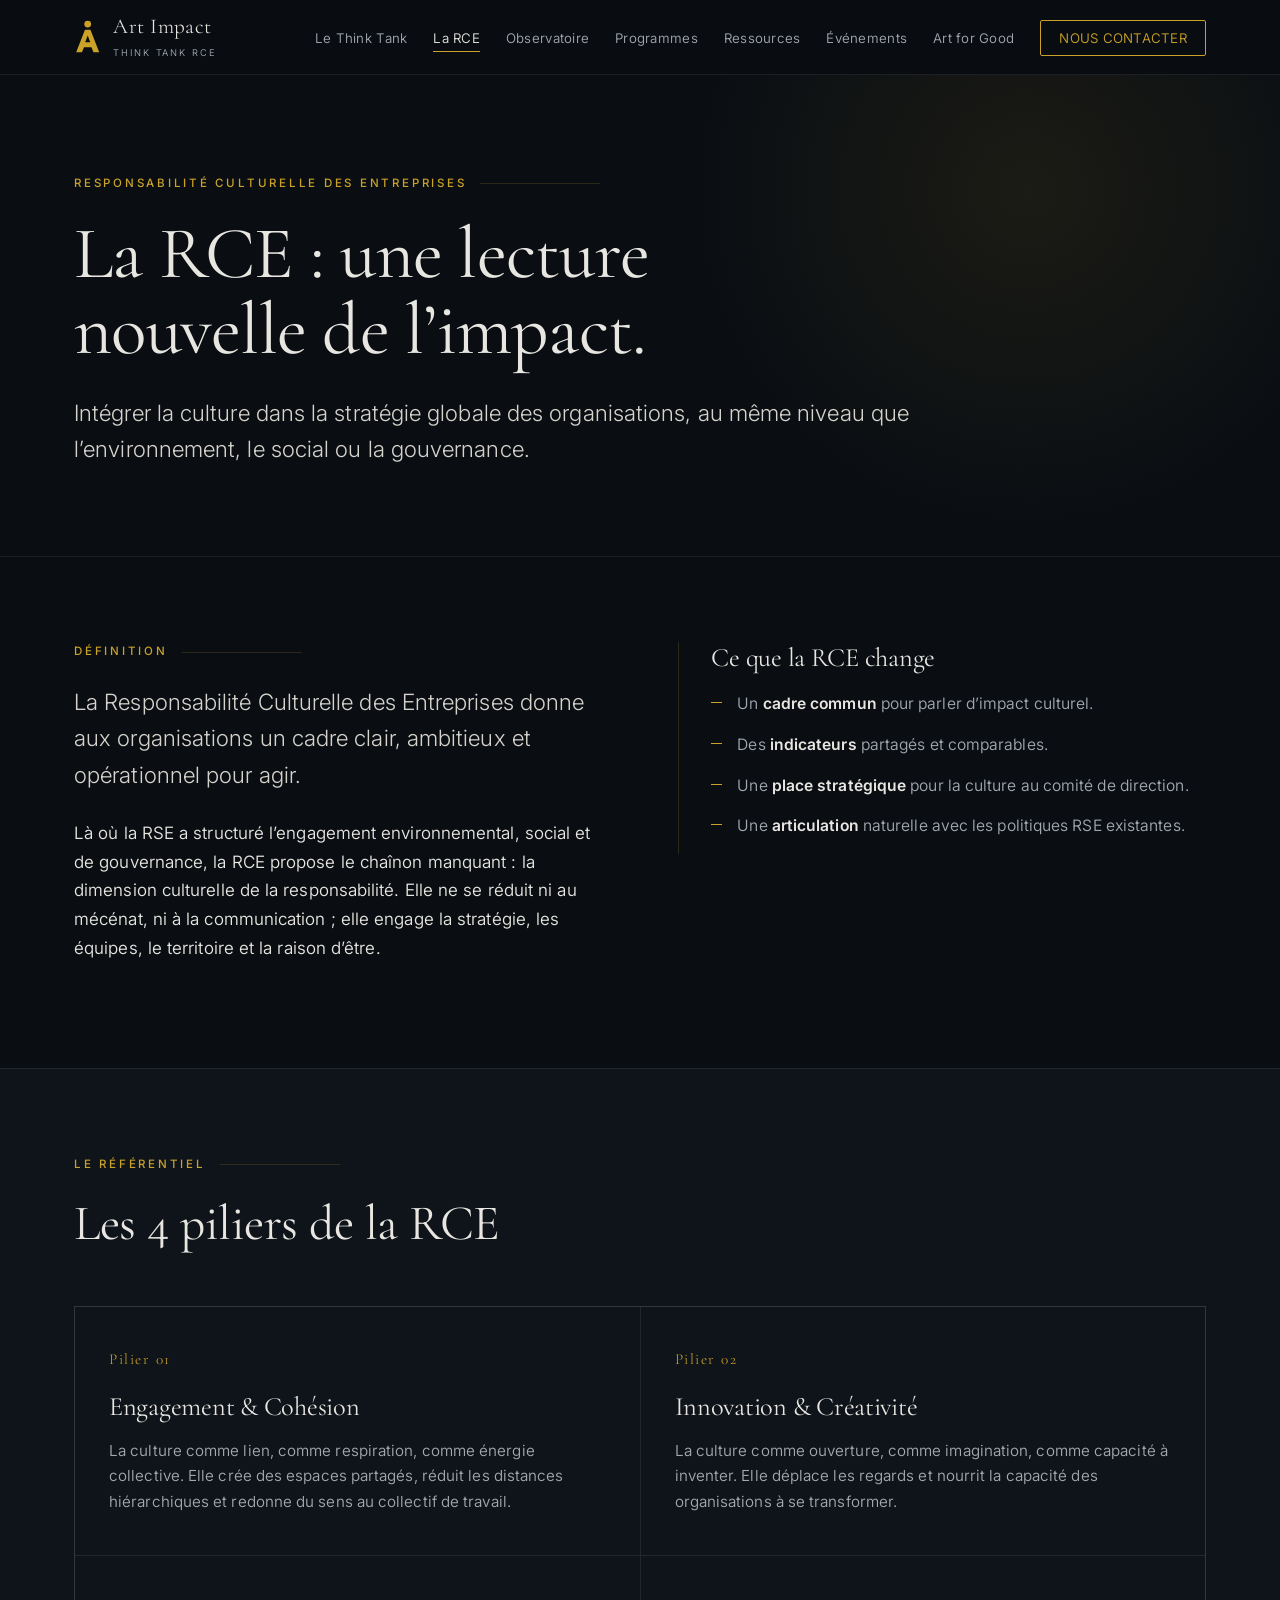
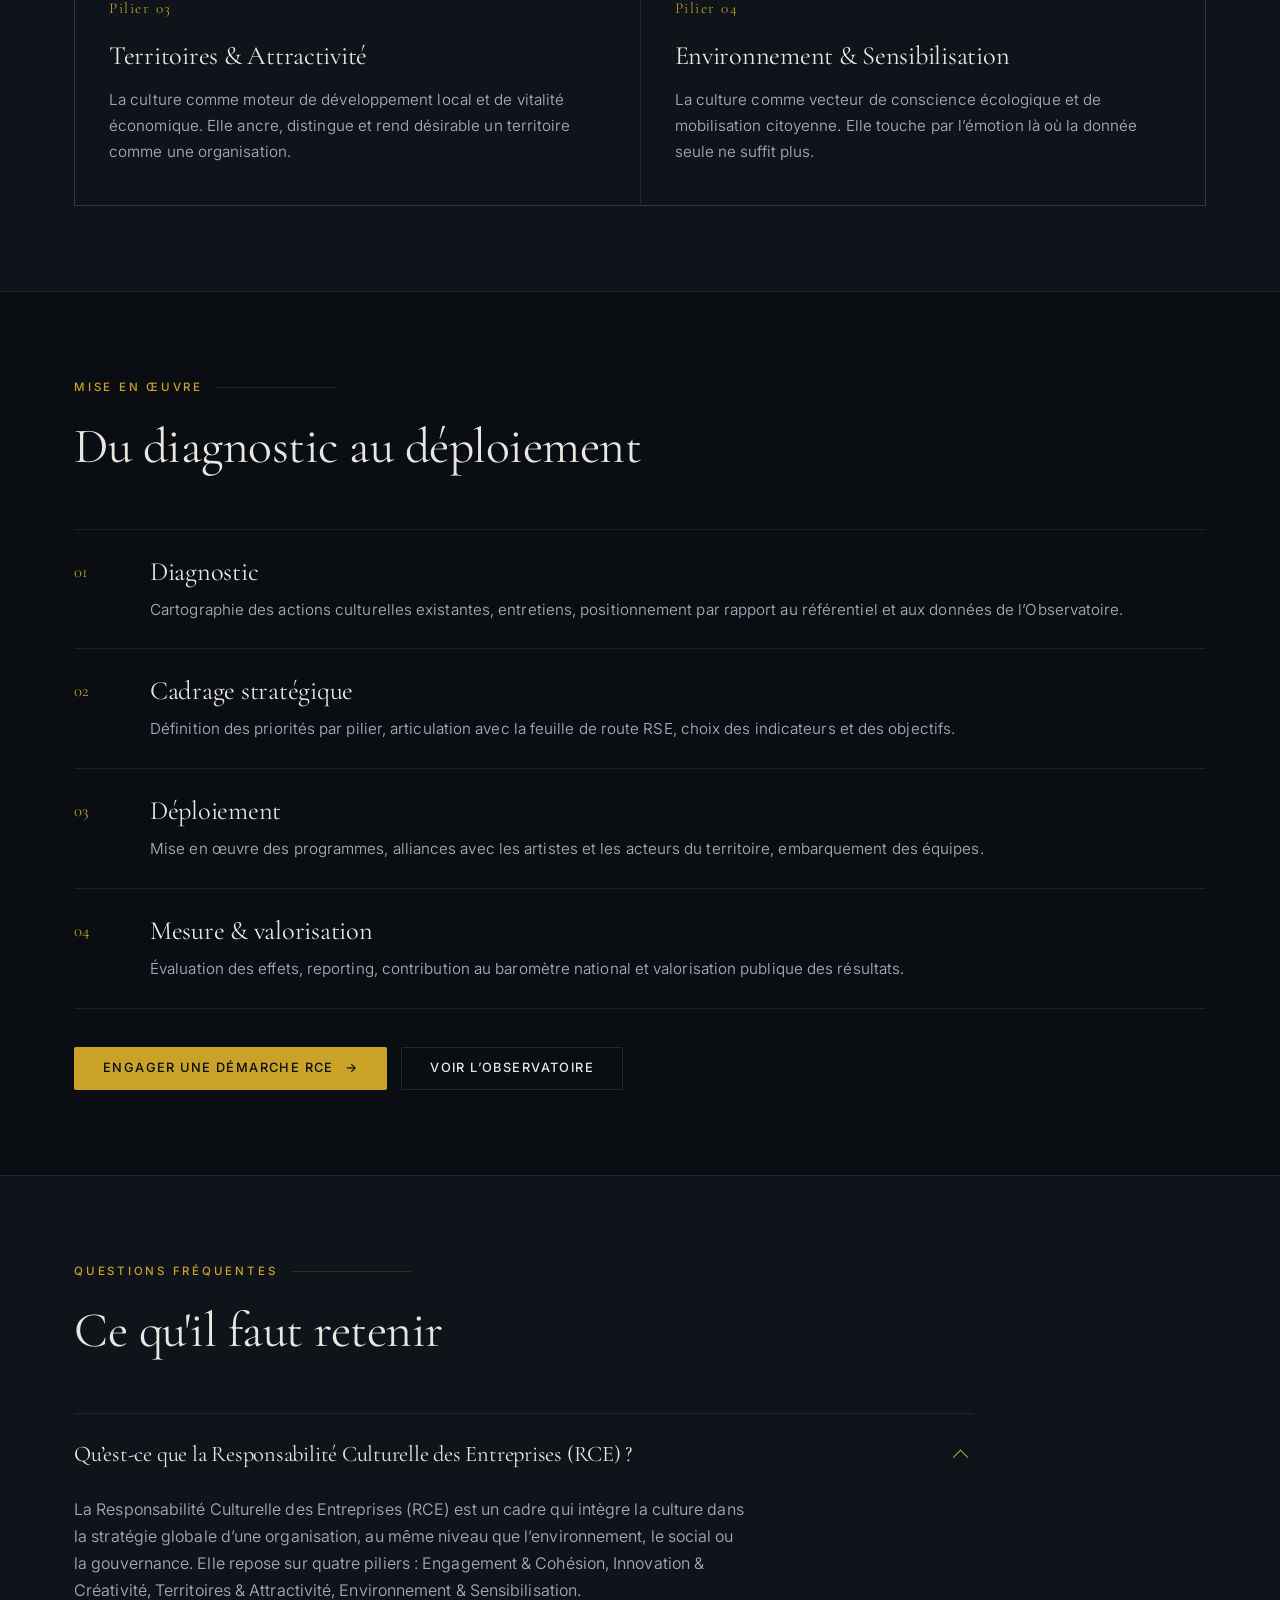
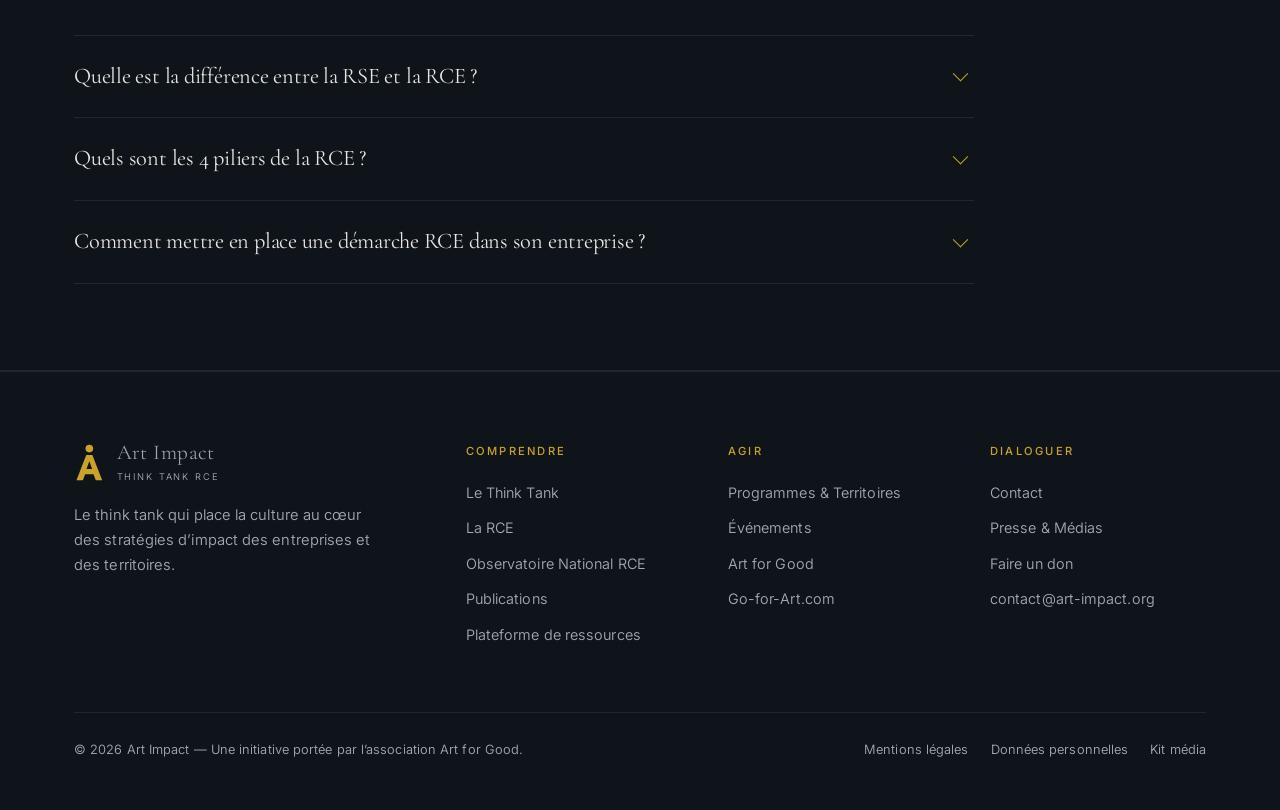
<file: rce.html>
<!DOCTYPE html>
<html lang="fr">
<head>
<meta charset="utf-8">
<meta name="viewport" content="width=device-width, initial-scale=1">
<title>La RCE, Responsabilité Culturelle des Entreprises — Art Impact</title>
<meta name="description" content="La Responsabilité Culturelle des Entreprises intègre la culture dans la stratégie globale des organisations. Découvrez les 4 piliers du référentiel RCE.">
<link rel="canonical" href="https://art-impact.org/rce.html">
<meta name="theme-color" content="#0A0E13">
<meta property="og:type" content="website">
<meta property="og:site_name" content="Art Impact">
<meta property="og:locale" content="fr_FR">
<meta property="og:title" content="La RCE, Responsabilité Culturelle des Entreprises — Art Impact">
<meta property="og:description" content="La Responsabilité Culturelle des Entreprises intègre la culture dans la stratégie globale des organisations. Découvrez les 4 piliers du référentiel RCE.">
<meta property="og:url" content="https://art-impact.org/rce.html">
<meta property="og:image" content="https://art-impact.org/assets/img/og-image.jpg">
<meta property="og:image:width" content="1200">
<meta property="og:image:height" content="630">
<meta property="og:image:alt" content="Art Impact — think tank de la Responsabilité Culturelle des Entreprises">
<meta name="twitter:card" content="summary_large_image">
<meta name="twitter:title" content="La RCE, Responsabilité Culturelle des Entreprises — Art Impact">
<meta name="twitter:description" content="La Responsabilité Culturelle des Entreprises intègre la culture dans la stratégie globale des organisations. Découvrez les 4 piliers du référentiel RCE.">
<meta name="twitter:image" content="https://art-impact.org/assets/img/og-image.jpg">
<meta name="robots" content="index, follow, max-snippet:-1, max-image-preview:large, max-video-preview:-1">
<meta name="author" content="Art Impact">
<link rel="icon" type="image/svg+xml" href="assets/img/favicon.svg">
<link rel="apple-touch-icon" href="assets/img/favicon.svg">
<link rel="preconnect" href="https://fonts.googleapis.com">
<link rel="preconnect" href="https://fonts.gstatic.com" crossorigin>
<link href="https://fonts.googleapis.com/css2?family=Cormorant+Garamond:wght@300;400;500&family=Inter:wght@300;400;500;600&display=swap" rel="stylesheet">
<link rel="stylesheet" href="assets/css/style.css">
<link rel="alternate" type="application/rss+xml" title="Art Impact — Publications" href="https://art-impact.org/flux.xml">
<script type="application/ld+json">
{"@context":"https://schema.org","@graph":[{"@type":["Organization","NGO"],"@id":"https://art-impact.org/#organisation","name":"Art Impact","alternateName":"Think Tank de la Responsabilité Culturelle des Entreprises","url":"https://art-impact.org","email":"contact@art-impact.org","logo":{"@type":"ImageObject","url":"https://art-impact.org/assets/img/og-image.jpg","width":1200,"height":630},"image":"https://art-impact.org/assets/img/og-image.jpg","description":"Art Impact est le think tank qui place la culture au cœur des stratégies d’impact des entreprises et des territoires.","foundingDate":"2023-11-04","address":{"@type":"PostalAddress","streetAddress":"54 rue René Boulanger","postalCode":"75010","addressLocality":"Paris","addressCountry":"FR"},"identifier":[{"@type":"PropertyValue","propertyID":"SIRET","value":"93416432800015"},{"@type":"PropertyValue","propertyID":"SIREN","value":"934164328"},{"@type":"PropertyValue","propertyID":"RNA","value":"W751271647"}],"areaServed":{"@type":"Country","name":"France"},"knowsAbout":["Responsabilité Culturelle des Entreprises","RCE","impact culturel","mécénat culturel","RSE","attractivité territoriale","politique culturelle","engagement des salariés"],"parentOrganization":{"@type":"NGO","name":"Art for Good","url":"https://www.helloasso.com/associations/art-for-good"},"contactPoint":[{"@type":"ContactPoint","email":"contact@art-impact.org","contactType":"informations","availableLanguage":"French"},{"@type":"ContactPoint","email":"presse@art-impact.org","contactType":"presse","availableLanguage":"French"}]},{"@type":"WebSite","@id":"https://art-impact.org/#site","url":"https://art-impact.org","name":"Art Impact","inLanguage":"fr-FR","publisher":{"@id":"https://art-impact.org/#organisation"}},{"@type":"WebPage","@id":"https://art-impact.org/rce.html#page","url":"https://art-impact.org/rce.html","name":"La RCE, Responsabilité Culturelle des Entreprises — Art Impact","description":"La Responsabilité Culturelle des Entreprises intègre la culture dans la stratégie globale des organisations. Découvrez les 4 piliers du référentiel RCE.","inLanguage":"fr-FR","isPartOf":{"@id":"https://art-impact.org/#site"},"about":{"@id":"https://art-impact.org/#organisation"},"primaryImageOfPage":"https://art-impact.org/assets/img/og-image.jpg","breadcrumb":{"@id":"https://art-impact.org/rce.html#fil"}},{"@type":"BreadcrumbList","@id":"https://art-impact.org/rce.html#fil","itemListElement":[{"@type":"ListItem","position":1,"name":"Accueil","item":"https://art-impact.org/"},{"@type":"ListItem","position":2,"name":"Responsabilité Culturelle des Entreprises","item":"https://art-impact.org/rce.html"}]},{"@type":"FAQPage","@id":"https://art-impact.org/rce.html#faq","mainEntity":[{"@type":"Question","name":"Qu’est-ce que la Responsabilité Culturelle des Entreprises (RCE) ?","acceptedAnswer":{"@type":"Answer","text":"La Responsabilité Culturelle des Entreprises (RCE) est un cadre qui intègre la culture dans la stratégie globale d’une organisation, au même niveau que l’environnement, le social ou la gouvernance. Elle repose sur quatre piliers : Engagement & Cohésion, Innovation & Créativité, Territoires & Attractivité, Environnement & Sensibilisation."}},{"@type":"Question","name":"Quelle est la différence entre la RSE et la RCE ?","acceptedAnswer":{"@type":"Answer","text":"La RSE structure l’engagement environnemental, social et de gouvernance d’une entreprise. La RCE ajoute la dimension culturelle de la responsabilité : elle ne se réduit ni au mécénat ni à la communication, mais engage la stratégie, les équipes, le territoire et la raison d’être de l’organisation."}},{"@type":"Question","name":"Quels sont les 4 piliers de la RCE ?","acceptedAnswer":{"@type":"Answer","text":"Les quatre piliers de la RCE sont : 1) Engagement & Cohésion, la culture comme lien et énergie collective ; 2) Innovation & Créativité, la culture comme capacité à inventer ; 3) Territoires & Attractivité, la culture comme moteur de développement local ; 4) Environnement & Sensibilisation, la culture comme vecteur de conscience écologique."}},{"@type":"Question","name":"Comment mettre en place une démarche RCE dans son entreprise ?","acceptedAnswer":{"@type":"Answer","text":"Une démarche RCE se déroule en quatre étapes : un diagnostic des actions culturelles existantes, un cadrage stratégique définissant les priorités par pilier et les indicateurs, le déploiement des programmes avec les artistes et les acteurs du territoire, puis la mesure et la valorisation des effets obtenus."}}]}]}
</script>
</head>
<body>

<header class="site-header">
  <div class="wrap nav">
    <a class="brand" href="index.html" aria-label="Art Impact, accueil">
      <svg class="brand-mark" viewBox="0 0 100 124" aria-hidden="true" focusable="false"><circle cx="50" cy="15" r="12.5"/><path fill-rule="evenodd" d="M40 36h20l32 82H71l-7.4-19H36.4L29 118H8L40 36zm10 20.5-9.2 25h18.4L50 56.5z"/></svg>
      <span>
        <span class="brand-name">Art Impact</span>
        <span class="brand-sub">Think Tank RCE</span>
      </span>
    </a>
    <button class="burger" type="button" aria-label="Ouvrir le menu" aria-expanded="false" aria-controls="menu-principal">
      <span></span><span></span><span></span>
    </button>
    <ul class="nav-links" id="menu-principal">
      <li><a href="think-tank.html">Le Think&nbsp;Tank</a></li>
      <li><a href="rce.html" aria-current="page">La RCE</a></li>
      <li><a href="observatoire.html">Observatoire</a></li>
      <li><a href="programmes.html">Programmes</a></li>
      <li><a href="ressources.html">Ressources</a></li>
      <li><a href="evenements.html">Événements</a></li>
      <li><a href="art-for-good.html">Art&nbsp;for&nbsp;Good</a></li>
      <li><a class="nav-cta" href="contact.html">Nous contacter</a></li>
    </ul>
  </div>
</header>

<main id="contenu">

<section class="page-hero">
  <div class="wrap">
    <p class="eyebrow">Responsabilité Culturelle des Entreprises</p>
    <h1>La RCE&nbsp;: une lecture nouvelle de l’impact.</h1>
    <p class="lead">Intégrer la culture dans la stratégie globale des organisations, au même niveau que l’environnement, le social ou la gouvernance.</p>
  </div>
</section>

<section class="sec">
  <div class="wrap">
    <div class="split reveal">
      <div>
        <p class="eyebrow">Définition</p>
        <p class="lead">La Responsabilité Culturelle des Entreprises donne aux organisations un cadre clair,
        ambitieux et opérationnel pour agir.</p>
        <p>Là où la RSE a structuré l’engagement environnemental, social et de gouvernance, la RCE
        propose le chaînon manquant&nbsp;: la dimension culturelle de la responsabilité. Elle ne se réduit
        ni au mécénat, ni à la communication&nbsp;; elle engage la stratégie, les équipes, le territoire et
        la raison d’être.</p>
      </div>
      <div class="split-side">
        <h3>Ce que la RCE change</h3>
        <ul class="bullets">
          <li>Un <strong>cadre commun</strong> pour parler d’impact culturel.</li>
          <li>Des <strong>indicateurs</strong> partagés et comparables.</li>
          <li>Une <strong>place stratégique</strong> pour la culture au comité de direction.</li>
          <li>Une <strong>articulation</strong> naturelle avec les politiques RSE existantes.</li>
        </ul>
      </div>
    </div>
  </div>
</section>

<section class="sec sec-alt">
  <div class="wrap">
    <div class="sec-head reveal">
      <p class="eyebrow">Le référentiel</p>
      <h2>Les 4 piliers de la RCE</h2>
    </div>
    <div class="grid grid-2 reveal">
      <article class="cell">
        <span class="num">Pilier 01</span>
        <h3>Engagement &amp; Cohésion</h3>
        <p>La culture comme lien, comme respiration, comme énergie collective. Elle crée des espaces
        partagés, réduit les distances hiérarchiques et redonne du sens au collectif de travail.</p>
      </article>
      <article class="cell">
        <span class="num">Pilier 02</span>
        <h3>Innovation &amp; Créativité</h3>
        <p>La culture comme ouverture, comme imagination, comme capacité à inventer. Elle déplace
        les regards et nourrit la capacité des organisations à se transformer.</p>
      </article>
      <article class="cell">
        <span class="num">Pilier 03</span>
        <h3>Territoires &amp; Attractivité</h3>
        <p>La culture comme moteur de développement local et de vitalité économique. Elle ancre,
        distingue et rend désirable un territoire comme une organisation.</p>
      </article>
      <article class="cell">
        <span class="num">Pilier 04</span>
        <h3>Environnement &amp; Sensibilisation</h3>
        <p>La culture comme vecteur de conscience écologique et de mobilisation citoyenne. Elle
        touche par l’émotion là où la donnée seule ne suffit plus.</p>
      </article>
    </div>
  </div>
</section>

<section class="sec">
  <div class="wrap">
    <div class="sec-head reveal">
      <p class="eyebrow">Mise en œuvre</p>
      <h2>Du diagnostic au déploiement</h2>
    </div>
    <ul class="ed-list reveal">
      <li><span class="k">01</span><div><h3>Diagnostic</h3>
        <p>Cartographie des actions culturelles existantes, entretiens, positionnement par rapport
        au référentiel et aux données de l’Observatoire.</p></div></li>
      <li><span class="k">02</span><div><h3>Cadrage stratégique</h3>
        <p>Définition des priorités par pilier, articulation avec la feuille de route RSE, choix des
        indicateurs et des objectifs.</p></div></li>
      <li><span class="k">03</span><div><h3>Déploiement</h3>
        <p>Mise en œuvre des programmes, alliances avec les artistes et les acteurs du territoire,
        embarquement des équipes.</p></div></li>
      <li><span class="k">04</span><div><h3>Mesure &amp; valorisation</h3>
        <p>Évaluation des effets, reporting, contribution au baromètre national et valorisation
        publique des résultats.</p></div></li>
    </ul>
    <div class="btn-row reveal">
      <a class="btn btn-primary" href="contact.html">Engager une démarche RCE <span class="arw">&rarr;</span></a>
      <a class="btn btn-ghost" href="observatoire.html">Voir l’Observatoire</a>
    </div>
  </div>
</section>

<section class="sec sec-alt" id="questions">
  <div class="wrap">
    <div class="sec-head reveal">
      <p class="eyebrow">Questions fréquentes</p>
      <h2>Ce qu'il faut retenir</h2>
    </div>
    <div class="faq reveal">
      <details class="qa" open>
        <summary><h3>Qu’est-ce que la Responsabilité Culturelle des Entreprises (RCE) ?</h3></summary>
        <p>La Responsabilité Culturelle des Entreprises (RCE) est un cadre qui intègre la culture dans la stratégie globale d’une organisation, au même niveau que l’environnement, le social ou la gouvernance. Elle repose sur quatre piliers : Engagement & Cohésion, Innovation & Créativité, Territoires & Attractivité, Environnement & Sensibilisation.</p>
      </details>
      <details class="qa">
        <summary><h3>Quelle est la différence entre la RSE et la RCE ?</h3></summary>
        <p>La RSE structure l’engagement environnemental, social et de gouvernance d’une entreprise. La RCE ajoute la dimension culturelle de la responsabilité : elle ne se réduit ni au mécénat ni à la communication, mais engage la stratégie, les équipes, le territoire et la raison d’être de l’organisation.</p>
      </details>
      <details class="qa">
        <summary><h3>Quels sont les 4 piliers de la RCE ?</h3></summary>
        <p>Les quatre piliers de la RCE sont : 1) Engagement & Cohésion, la culture comme lien et énergie collective ; 2) Innovation & Créativité, la culture comme capacité à inventer ; 3) Territoires & Attractivité, la culture comme moteur de développement local ; 4) Environnement & Sensibilisation, la culture comme vecteur de conscience écologique.</p>
      </details>
      <details class="qa">
        <summary><h3>Comment mettre en place une démarche RCE dans son entreprise ?</h3></summary>
        <p>Une démarche RCE se déroule en quatre étapes : un diagnostic des actions culturelles existantes, un cadrage stratégique définissant les priorités par pilier et les indicateurs, le déploiement des programmes avec les artistes et les acteurs du territoire, puis la mesure et la valorisation des effets obtenus.</p>
      </details>
    </div>
  </div>
</section>

</main>

<footer class="site-footer">
  <div class="wrap">
    <div class="foot-grid">
      <div class="foot-brand">
        <a class="brand" href="index.html">
          <svg class="brand-mark" viewBox="0 0 100 124" aria-hidden="true" focusable="false"><circle cx="50" cy="15" r="12.5"/><path fill-rule="evenodd" d="M40 36h20l32 82H71l-7.4-19H36.4L29 118H8L40 36zm10 20.5-9.2 25h18.4L50 56.5z"/></svg>
          <span>
            <span class="brand-name">Art Impact</span>
            <span class="brand-sub">Think Tank RCE</span>
          </span>
        </a>
        <p>Le think tank qui place la culture au cœur des stratégies d’impact des entreprises et des territoires.</p>
      </div>
      <div>
        <h4>Comprendre</h4>
        <ul>
          <li><a href="think-tank.html">Le Think Tank</a></li>
          <li><a href="rce.html">La RCE</a></li>
          <li><a href="observatoire.html">Observatoire National RCE</a></li>
          <li><a href="publications.html">Publications</a></li>
          <li><a href="ressources.html">Plateforme de ressources</a></li>
        </ul>
      </div>
      <div>
        <h4>Agir</h4>
        <ul>
          <li><a href="programmes.html">Programmes &amp; Territoires</a></li>
          <li><a href="evenements.html">Événements</a></li>
          <li><a href="art-for-good.html">Art for Good</a></li>
          <li><a href="go-for-art.html">Go-for-Art.com</a></li>
        </ul>
      </div>
      <div>
        <h4>Dialoguer</h4>
        <ul>
          <li><a href="contact.html">Contact</a></li>
          <li><a href="presse.html">Presse &amp; Médias</a></li>
          <li><a href="https://www.helloasso.com/associations/art-for-good" target="_blank" rel="noopener">Faire un don</a></li>
          <li><a href="mailto:contact@art-impact.org">contact@art-impact.org</a></li>
        </ul>
      </div>
    </div>
    <div class="foot-bottom">
      <p>© 2026 Art Impact — Une initiative portée par l’association Art for Good.</p>
      <nav aria-label="Liens légaux">
        <a href="mentions-legales.html">Mentions légales</a>
        <a href="mentions-legales.html#donnees">Données personnelles</a>
        <a href="presse.html">Kit média</a>
      </nav>
    </div>
  </div>
</footer>

<script src="assets/js/main.js" defer></script>
</body>
</html>
</file>
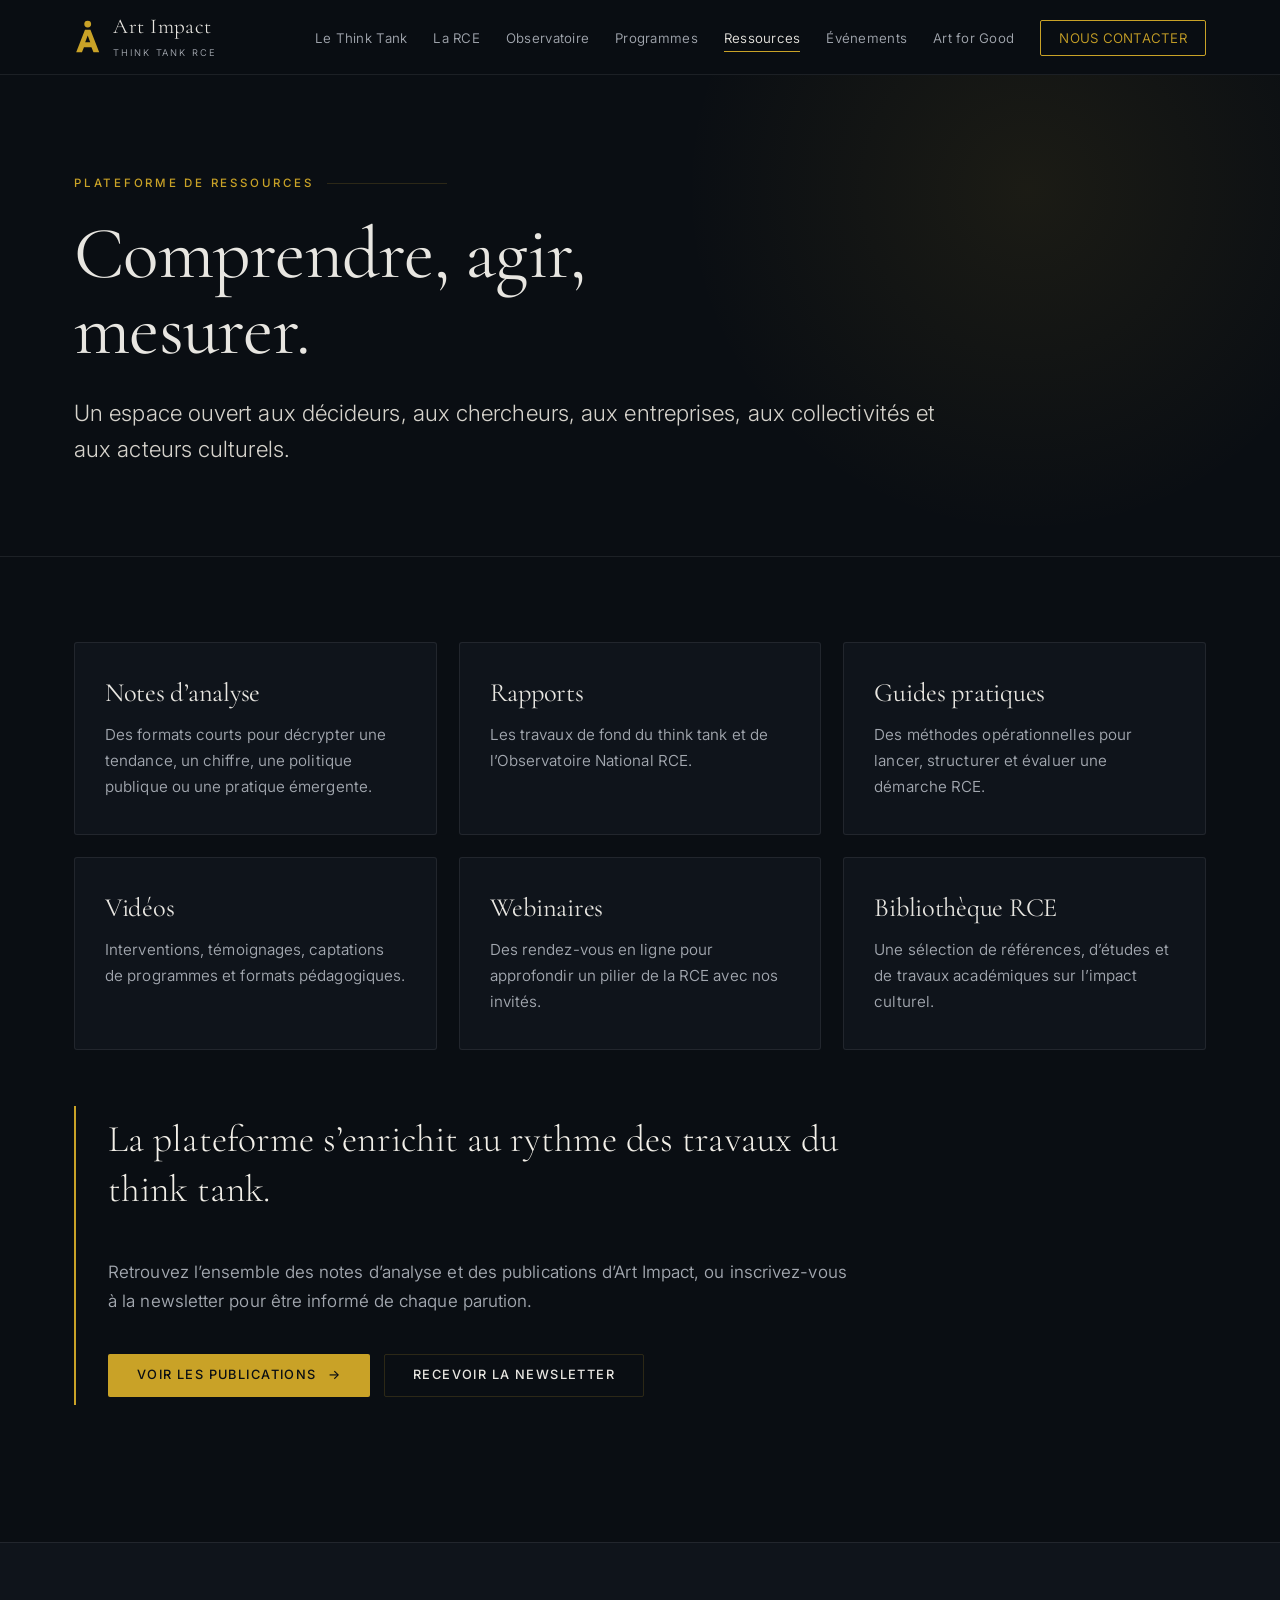
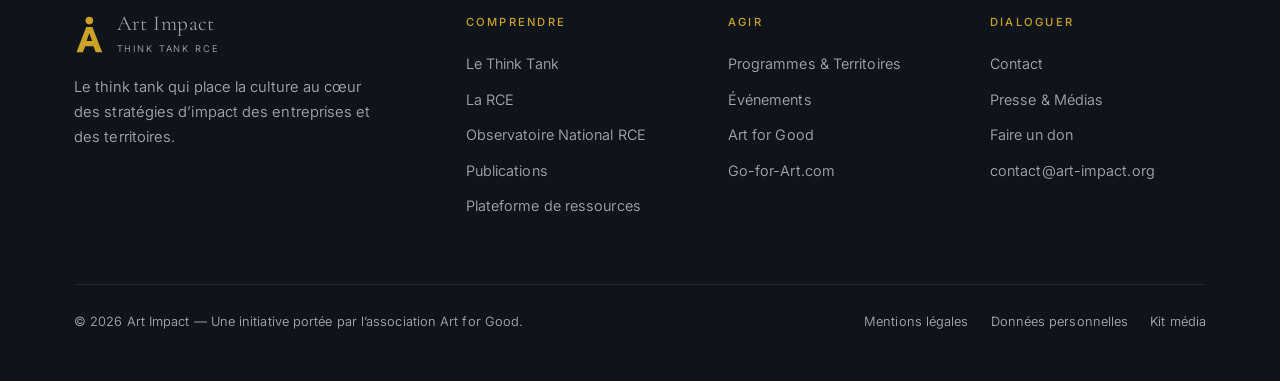
<file: ressources.html>
<!DOCTYPE html>
<html lang="fr">
<head>
<meta charset="utf-8">
<meta name="viewport" content="width=device-width, initial-scale=1">
<title>Plateforme de ressources — Art Impact</title>
<meta name="description" content="Notes d’analyse, rapports, guides pratiques, vidéos, webinaires et bibliothèque RCE : un espace pour comprendre, agir et mesurer.">
<link rel="canonical" href="https://art-impact.org/ressources.html">
<meta name="theme-color" content="#0A0E13">
<meta property="og:type" content="website">
<meta property="og:site_name" content="Art Impact">
<meta property="og:locale" content="fr_FR">
<meta property="og:title" content="Plateforme de ressources — Art Impact">
<meta property="og:description" content="Notes d’analyse, rapports, guides pratiques, vidéos, webinaires et bibliothèque RCE : un espace pour comprendre, agir et mesurer.">
<meta property="og:url" content="https://art-impact.org/ressources.html">
<meta property="og:image" content="https://art-impact.org/assets/img/og-image.jpg">
<meta property="og:image:width" content="1200">
<meta property="og:image:height" content="630">
<meta property="og:image:alt" content="Art Impact — think tank de la Responsabilité Culturelle des Entreprises">
<meta name="twitter:card" content="summary_large_image">
<meta name="twitter:title" content="Plateforme de ressources — Art Impact">
<meta name="twitter:description" content="Notes d’analyse, rapports, guides pratiques, vidéos, webinaires et bibliothèque RCE : un espace pour comprendre, agir et mesurer.">
<meta name="twitter:image" content="https://art-impact.org/assets/img/og-image.jpg">
<meta name="robots" content="index, follow, max-snippet:-1, max-image-preview:large, max-video-preview:-1">
<meta name="author" content="Art Impact">
<link rel="icon" type="image/svg+xml" href="assets/img/favicon.svg">
<link rel="apple-touch-icon" href="assets/img/favicon.svg">
<link rel="preconnect" href="https://fonts.googleapis.com">
<link rel="preconnect" href="https://fonts.gstatic.com" crossorigin>
<link href="https://fonts.googleapis.com/css2?family=Cormorant+Garamond:wght@300;400;500&family=Inter:wght@300;400;500;600&display=swap" rel="stylesheet">
<link rel="stylesheet" href="assets/css/style.css">
<link rel="alternate" type="application/rss+xml" title="Art Impact — Publications" href="https://art-impact.org/flux.xml">
<script type="application/ld+json">
{"@context":"https://schema.org","@graph":[{"@type":["Organization","NGO"],"@id":"https://art-impact.org/#organisation","name":"Art Impact","alternateName":"Think Tank de la Responsabilité Culturelle des Entreprises","url":"https://art-impact.org","email":"contact@art-impact.org","logo":{"@type":"ImageObject","url":"https://art-impact.org/assets/img/og-image.jpg","width":1200,"height":630},"image":"https://art-impact.org/assets/img/og-image.jpg","description":"Art Impact est le think tank qui place la culture au cœur des stratégies d’impact des entreprises et des territoires.","foundingDate":"2023-11-04","address":{"@type":"PostalAddress","streetAddress":"54 rue René Boulanger","postalCode":"75010","addressLocality":"Paris","addressCountry":"FR"},"identifier":[{"@type":"PropertyValue","propertyID":"SIRET","value":"93416432800015"},{"@type":"PropertyValue","propertyID":"SIREN","value":"934164328"},{"@type":"PropertyValue","propertyID":"RNA","value":"W751271647"}],"areaServed":{"@type":"Country","name":"France"},"knowsAbout":["Responsabilité Culturelle des Entreprises","RCE","impact culturel","mécénat culturel","RSE","attractivité territoriale","politique culturelle","engagement des salariés"],"parentOrganization":{"@type":"NGO","name":"Art for Good","url":"https://www.helloasso.com/associations/art-for-good"},"contactPoint":[{"@type":"ContactPoint","email":"contact@art-impact.org","contactType":"informations","availableLanguage":"French"},{"@type":"ContactPoint","email":"presse@art-impact.org","contactType":"presse","availableLanguage":"French"}]},{"@type":"WebSite","@id":"https://art-impact.org/#site","url":"https://art-impact.org","name":"Art Impact","inLanguage":"fr-FR","publisher":{"@id":"https://art-impact.org/#organisation"}},{"@type":"WebPage","@id":"https://art-impact.org/ressources.html#page","url":"https://art-impact.org/ressources.html","name":"Plateforme de ressources — Art Impact","description":"Notes d’analyse, rapports, guides pratiques, vidéos, webinaires et bibliothèque RCE : un espace pour comprendre, agir et mesurer.","inLanguage":"fr-FR","isPartOf":{"@id":"https://art-impact.org/#site"},"about":{"@id":"https://art-impact.org/#organisation"},"primaryImageOfPage":"https://art-impact.org/assets/img/og-image.jpg","breadcrumb":{"@id":"https://art-impact.org/ressources.html#fil"}},{"@type":"BreadcrumbList","@id":"https://art-impact.org/ressources.html#fil","itemListElement":[{"@type":"ListItem","position":1,"name":"Accueil","item":"https://art-impact.org/"},{"@type":"ListItem","position":2,"name":"Ressources","item":"https://art-impact.org/ressources.html"}]}]}
</script>
</head>
<body>

<header class="site-header">
  <div class="wrap nav">
    <a class="brand" href="index.html" aria-label="Art Impact, accueil">
      <svg class="brand-mark" viewBox="0 0 100 124" aria-hidden="true" focusable="false"><circle cx="50" cy="15" r="12.5"/><path fill-rule="evenodd" d="M40 36h20l32 82H71l-7.4-19H36.4L29 118H8L40 36zm10 20.5-9.2 25h18.4L50 56.5z"/></svg>
      <span>
        <span class="brand-name">Art Impact</span>
        <span class="brand-sub">Think Tank RCE</span>
      </span>
    </a>
    <button class="burger" type="button" aria-label="Ouvrir le menu" aria-expanded="false" aria-controls="menu-principal">
      <span></span><span></span><span></span>
    </button>
    <ul class="nav-links" id="menu-principal">
      <li><a href="think-tank.html">Le Think&nbsp;Tank</a></li>
      <li><a href="rce.html">La RCE</a></li>
      <li><a href="observatoire.html">Observatoire</a></li>
      <li><a href="programmes.html">Programmes</a></li>
      <li><a href="ressources.html" aria-current="page">Ressources</a></li>
      <li><a href="evenements.html">Événements</a></li>
      <li><a href="art-for-good.html">Art&nbsp;for&nbsp;Good</a></li>
      <li><a class="nav-cta" href="contact.html">Nous contacter</a></li>
    </ul>
  </div>
</header>

<main id="contenu">

<section class="page-hero">
  <div class="wrap">
    <p class="eyebrow">Plateforme de ressources</p>
    <h1>Comprendre, agir, mesurer.</h1>
    <p class="lead">Un espace ouvert aux décideurs, aux chercheurs, aux entreprises, aux collectivités et aux acteurs culturels.</p>
  </div>
</section>

<section class="sec">
  <div class="wrap">
    <div class="cards reveal">
      <article class="card"><h3>Notes d’analyse</h3>
        <p>Des formats courts pour décrypter une tendance, un chiffre, une politique publique ou
        une pratique émergente.</p></article>
      <article class="card"><h3>Rapports</h3>
        <p>Les travaux de fond du think tank et de l’Observatoire National RCE.</p></article>
      <article class="card"><h3>Guides pratiques</h3>
        <p>Des méthodes opérationnelles pour lancer, structurer et évaluer une démarche RCE.</p></article>
      <article class="card"><h3>Vidéos</h3>
        <p>Interventions, témoignages, captations de programmes et formats pédagogiques.</p></article>
      <article class="card"><h3>Webinaires</h3>
        <p>Des rendez-vous en ligne pour approfondir un pilier de la RCE avec nos invités.</p></article>
      <article class="card"><h3>Bibliothèque RCE</h3>
        <p>Une sélection de références, d’études et de travaux académiques sur l’impact culturel.</p></article>
    </div>
    <div class="pull reveal" style="margin-top:56px">
      <p class="serif-quote">La plateforme s’enrichit au rythme des travaux du think tank.</p>
      <p class="dim" style="margin:14px 0 0">Retrouvez l’ensemble des notes d’analyse et des
      publications d’Art Impact, ou inscrivez-vous à la newsletter pour être informé de
      chaque parution.</p>
      <div class="btn-row">
        <a class="btn btn-primary" href="publications.html">Voir les publications <span class="arw">&rarr;</span></a>
        <a class="btn btn-ghost" href="contact.html#newsletter">Recevoir la newsletter</a>
      </div>
    </div>
  </div>
</section>

</main>

<footer class="site-footer">
  <div class="wrap">
    <div class="foot-grid">
      <div class="foot-brand">
        <a class="brand" href="index.html">
          <svg class="brand-mark" viewBox="0 0 100 124" aria-hidden="true" focusable="false"><circle cx="50" cy="15" r="12.5"/><path fill-rule="evenodd" d="M40 36h20l32 82H71l-7.4-19H36.4L29 118H8L40 36zm10 20.5-9.2 25h18.4L50 56.5z"/></svg>
          <span>
            <span class="brand-name">Art Impact</span>
            <span class="brand-sub">Think Tank RCE</span>
          </span>
        </a>
        <p>Le think tank qui place la culture au cœur des stratégies d’impact des entreprises et des territoires.</p>
      </div>
      <div>
        <h4>Comprendre</h4>
        <ul>
          <li><a href="think-tank.html">Le Think Tank</a></li>
          <li><a href="rce.html">La RCE</a></li>
          <li><a href="observatoire.html">Observatoire National RCE</a></li>
          <li><a href="publications.html">Publications</a></li>
          <li><a href="ressources.html">Plateforme de ressources</a></li>
        </ul>
      </div>
      <div>
        <h4>Agir</h4>
        <ul>
          <li><a href="programmes.html">Programmes &amp; Territoires</a></li>
          <li><a href="evenements.html">Événements</a></li>
          <li><a href="art-for-good.html">Art for Good</a></li>
          <li><a href="go-for-art.html">Go-for-Art.com</a></li>
        </ul>
      </div>
      <div>
        <h4>Dialoguer</h4>
        <ul>
          <li><a href="contact.html">Contact</a></li>
          <li><a href="presse.html">Presse &amp; Médias</a></li>
          <li><a href="https://www.helloasso.com/associations/art-for-good" target="_blank" rel="noopener">Faire un don</a></li>
          <li><a href="mailto:contact@art-impact.org">contact@art-impact.org</a></li>
        </ul>
      </div>
    </div>
    <div class="foot-bottom">
      <p>© 2026 Art Impact — Une initiative portée par l’association Art for Good.</p>
      <nav aria-label="Liens légaux">
        <a href="mentions-legales.html">Mentions légales</a>
        <a href="mentions-legales.html#donnees">Données personnelles</a>
        <a href="presse.html">Kit média</a>
      </nav>
    </div>
  </div>
</footer>

<script src="assets/js/main.js" defer></script>
</body>
</html>
</file>
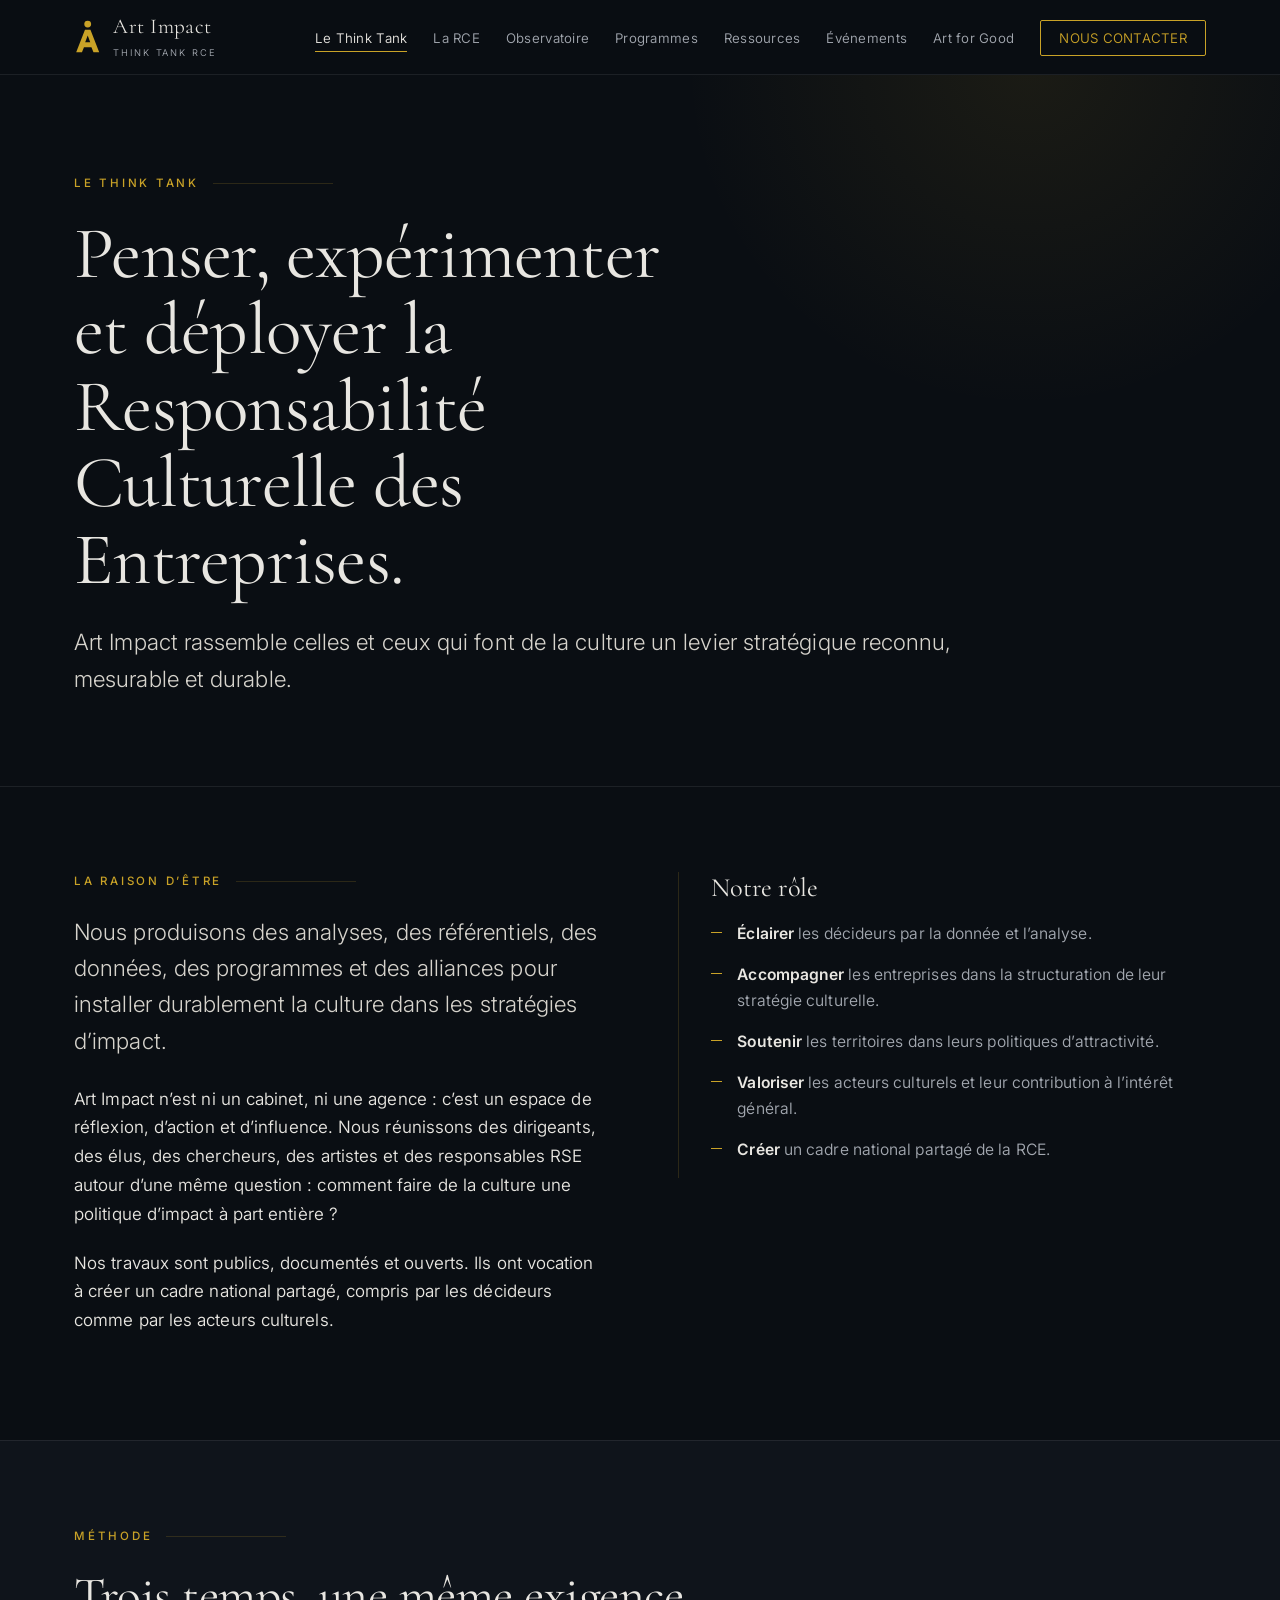
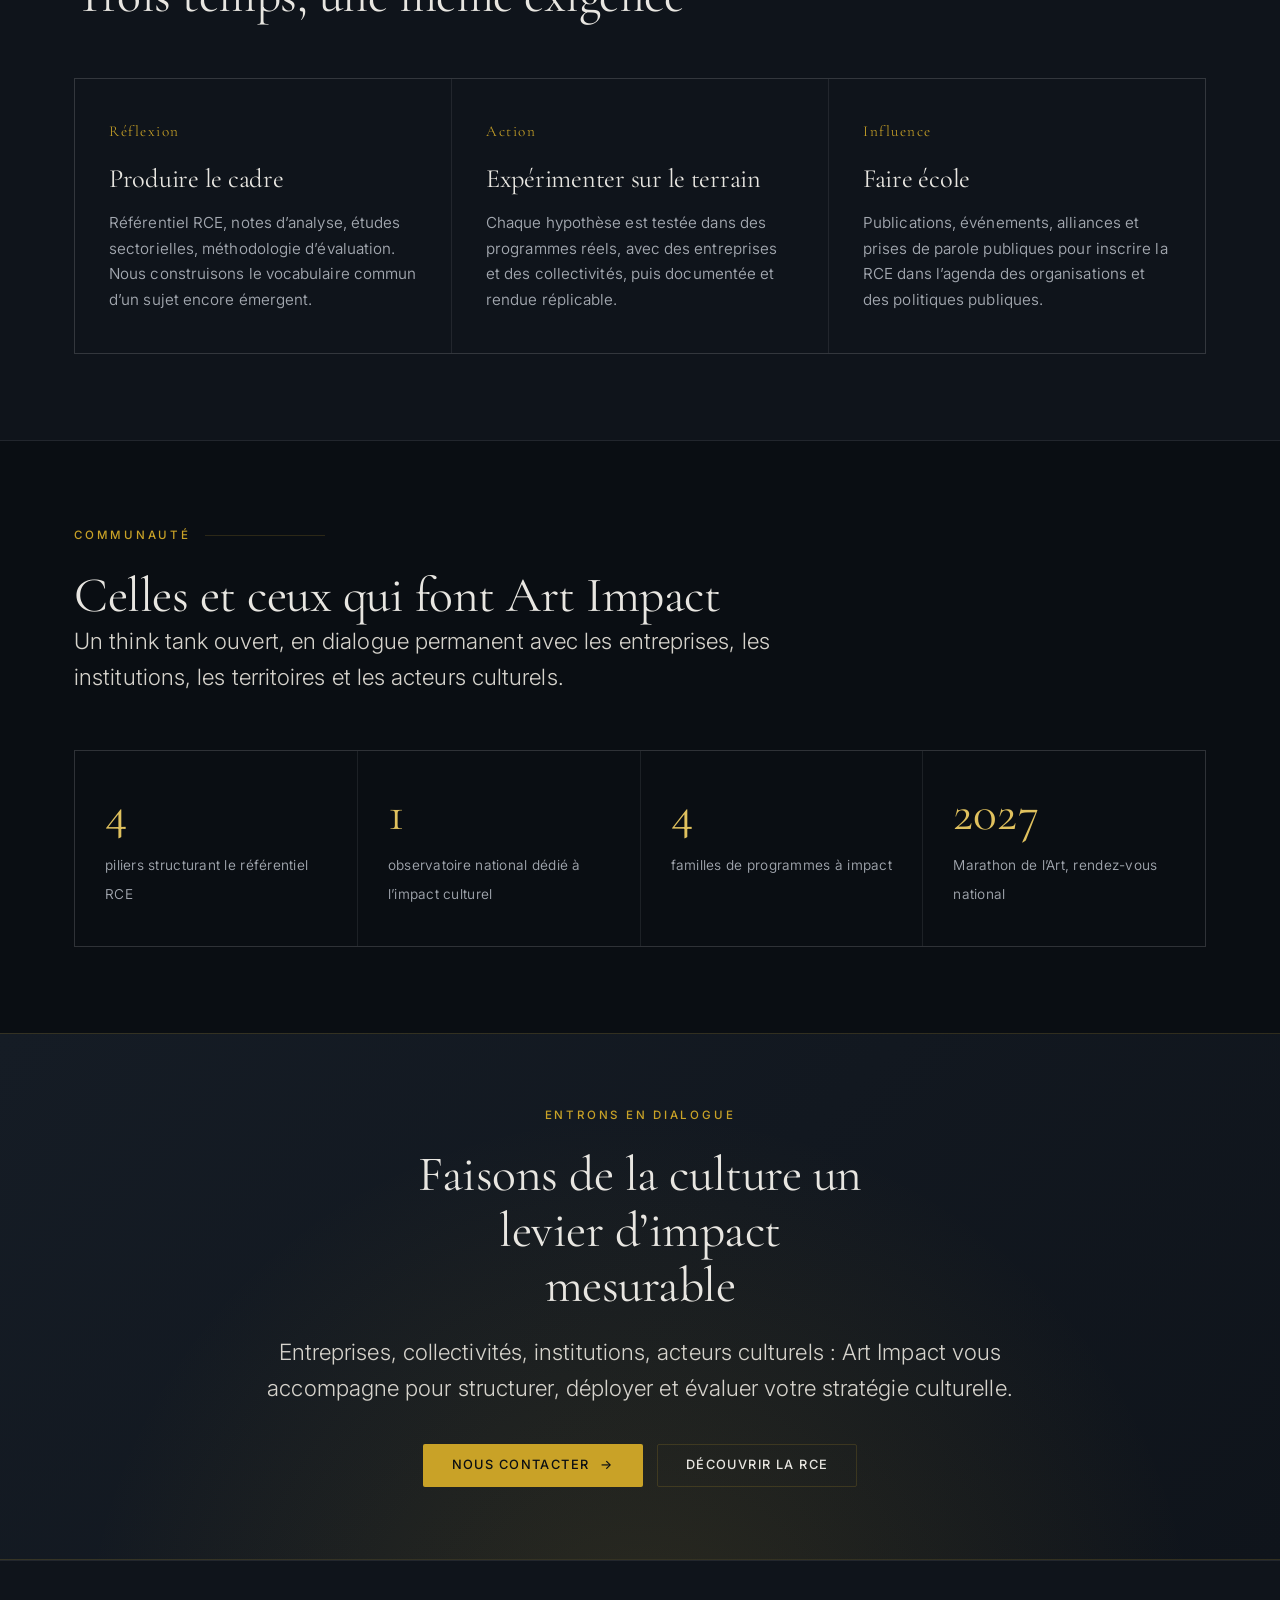
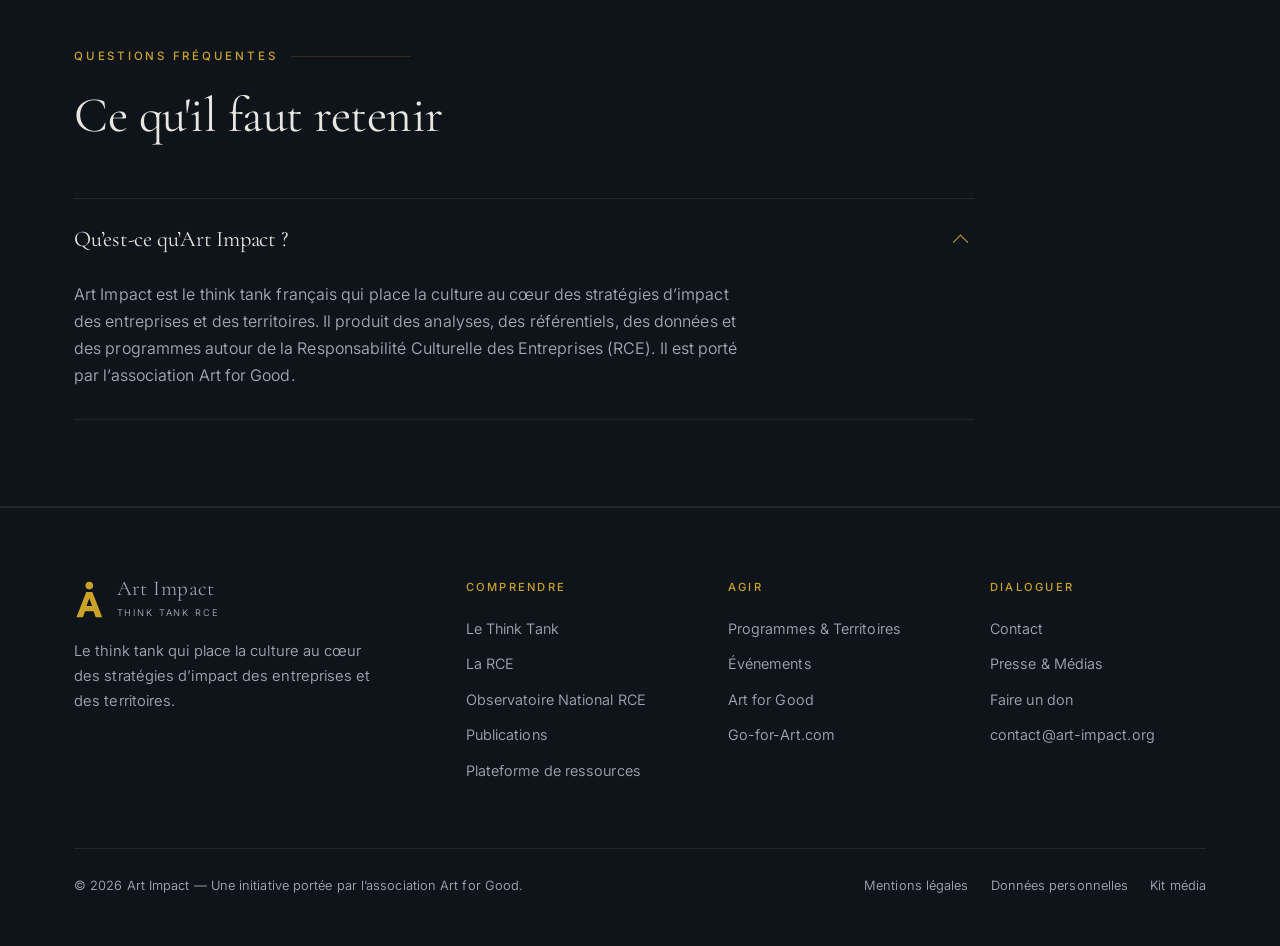
<file: think-tank.html>
<!DOCTYPE html>
<html lang="fr">
<head>
<meta charset="utf-8">
<meta name="viewport" content="width=device-width, initial-scale=1">
<title>Le Think Tank — Art Impact</title>
<meta name="description" content="Analyses, référentiels, données et programmes : Art Impact fait de la culture un levier stratégique reconnu, mesurable et durable pour les organisations.">
<link rel="canonical" href="https://art-impact.org/think-tank.html">
<meta name="theme-color" content="#0A0E13">
<meta property="og:type" content="website">
<meta property="og:site_name" content="Art Impact">
<meta property="og:locale" content="fr_FR">
<meta property="og:title" content="Le Think Tank — Art Impact">
<meta property="og:description" content="Analyses, référentiels, données et programmes : Art Impact fait de la culture un levier stratégique reconnu, mesurable et durable pour les organisations.">
<meta property="og:url" content="https://art-impact.org/think-tank.html">
<meta property="og:image" content="https://art-impact.org/assets/img/og-image.jpg">
<meta property="og:image:width" content="1200">
<meta property="og:image:height" content="630">
<meta property="og:image:alt" content="Art Impact — think tank de la Responsabilité Culturelle des Entreprises">
<meta name="twitter:card" content="summary_large_image">
<meta name="twitter:title" content="Le Think Tank — Art Impact">
<meta name="twitter:description" content="Analyses, référentiels, données et programmes : Art Impact fait de la culture un levier stratégique reconnu, mesurable et durable pour les organisations.">
<meta name="twitter:image" content="https://art-impact.org/assets/img/og-image.jpg">
<meta name="robots" content="index, follow, max-snippet:-1, max-image-preview:large, max-video-preview:-1">
<meta name="author" content="Art Impact">
<link rel="icon" type="image/svg+xml" href="assets/img/favicon.svg">
<link rel="apple-touch-icon" href="assets/img/favicon.svg">
<link rel="preconnect" href="https://fonts.googleapis.com">
<link rel="preconnect" href="https://fonts.gstatic.com" crossorigin>
<link href="https://fonts.googleapis.com/css2?family=Cormorant+Garamond:wght@300;400;500&family=Inter:wght@300;400;500;600&display=swap" rel="stylesheet">
<link rel="stylesheet" href="assets/css/style.css">
<link rel="alternate" type="application/rss+xml" title="Art Impact — Publications" href="https://art-impact.org/flux.xml">
<script type="application/ld+json">
{"@context":"https://schema.org","@graph":[{"@type":["Organization","NGO"],"@id":"https://art-impact.org/#organisation","name":"Art Impact","alternateName":"Think Tank de la Responsabilité Culturelle des Entreprises","url":"https://art-impact.org","email":"contact@art-impact.org","logo":{"@type":"ImageObject","url":"https://art-impact.org/assets/img/og-image.jpg","width":1200,"height":630},"image":"https://art-impact.org/assets/img/og-image.jpg","description":"Art Impact est le think tank qui place la culture au cœur des stratégies d’impact des entreprises et des territoires.","foundingDate":"2023-11-04","address":{"@type":"PostalAddress","streetAddress":"54 rue René Boulanger","postalCode":"75010","addressLocality":"Paris","addressCountry":"FR"},"identifier":[{"@type":"PropertyValue","propertyID":"SIRET","value":"93416432800015"},{"@type":"PropertyValue","propertyID":"SIREN","value":"934164328"},{"@type":"PropertyValue","propertyID":"RNA","value":"W751271647"}],"areaServed":{"@type":"Country","name":"France"},"knowsAbout":["Responsabilité Culturelle des Entreprises","RCE","impact culturel","mécénat culturel","RSE","attractivité territoriale","politique culturelle","engagement des salariés"],"parentOrganization":{"@type":"NGO","name":"Art for Good","url":"https://www.helloasso.com/associations/art-for-good"},"contactPoint":[{"@type":"ContactPoint","email":"contact@art-impact.org","contactType":"informations","availableLanguage":"French"},{"@type":"ContactPoint","email":"presse@art-impact.org","contactType":"presse","availableLanguage":"French"}]},{"@type":"WebSite","@id":"https://art-impact.org/#site","url":"https://art-impact.org","name":"Art Impact","inLanguage":"fr-FR","publisher":{"@id":"https://art-impact.org/#organisation"}},{"@type":"WebPage","@id":"https://art-impact.org/think-tank.html#page","url":"https://art-impact.org/think-tank.html","name":"Le Think Tank — Art Impact","description":"Analyses, référentiels, données et programmes : Art Impact fait de la culture un levier stratégique reconnu, mesurable et durable pour les organisations.","inLanguage":"fr-FR","isPartOf":{"@id":"https://art-impact.org/#site"},"about":{"@id":"https://art-impact.org/#organisation"},"primaryImageOfPage":"https://art-impact.org/assets/img/og-image.jpg","breadcrumb":{"@id":"https://art-impact.org/think-tank.html#fil"}},{"@type":"BreadcrumbList","@id":"https://art-impact.org/think-tank.html#fil","itemListElement":[{"@type":"ListItem","position":1,"name":"Accueil","item":"https://art-impact.org/"},{"@type":"ListItem","position":2,"name":"Le Think Tank","item":"https://art-impact.org/think-tank.html"}]},{"@type":"FAQPage","@id":"https://art-impact.org/think-tank.html#faq","mainEntity":[{"@type":"Question","name":"Qu’est-ce qu’Art Impact ?","acceptedAnswer":{"@type":"Answer","text":"Art Impact est le think tank français qui place la culture au cœur des stratégies d’impact des entreprises et des territoires. Il produit des analyses, des référentiels, des données et des programmes autour de la Responsabilité Culturelle des Entreprises (RCE). Il est porté par l’association Art for Good."}}]}]}
</script>
</head>
<body>

<header class="site-header">
  <div class="wrap nav">
    <a class="brand" href="index.html" aria-label="Art Impact, accueil">
      <svg class="brand-mark" viewBox="0 0 100 124" aria-hidden="true" focusable="false"><circle cx="50" cy="15" r="12.5"/><path fill-rule="evenodd" d="M40 36h20l32 82H71l-7.4-19H36.4L29 118H8L40 36zm10 20.5-9.2 25h18.4L50 56.5z"/></svg>
      <span>
        <span class="brand-name">Art Impact</span>
        <span class="brand-sub">Think Tank RCE</span>
      </span>
    </a>
    <button class="burger" type="button" aria-label="Ouvrir le menu" aria-expanded="false" aria-controls="menu-principal">
      <span></span><span></span><span></span>
    </button>
    <ul class="nav-links" id="menu-principal">
      <li><a href="think-tank.html" aria-current="page">Le Think&nbsp;Tank</a></li>
      <li><a href="rce.html">La RCE</a></li>
      <li><a href="observatoire.html">Observatoire</a></li>
      <li><a href="programmes.html">Programmes</a></li>
      <li><a href="ressources.html">Ressources</a></li>
      <li><a href="evenements.html">Événements</a></li>
      <li><a href="art-for-good.html">Art&nbsp;for&nbsp;Good</a></li>
      <li><a class="nav-cta" href="contact.html">Nous contacter</a></li>
    </ul>
  </div>
</header>

<main id="contenu">

<section class="page-hero">
  <div class="wrap">
    <p class="eyebrow">Le Think Tank</p>
    <h1>Penser, expérimenter et déployer la Responsabilité Culturelle des Entreprises.</h1>
    <p class="lead">Art Impact rassemble celles et ceux qui font de la culture un levier stratégique reconnu, mesurable et durable.</p>
  </div>
</section>

<section class="sec">
  <div class="wrap">
    <div class="split reveal">
      <div>
        <p class="eyebrow">La raison d’être</p>
        <p class="lead">Nous produisons des analyses, des référentiels, des données, des programmes et des
        alliances pour installer durablement la culture dans les stratégies d’impact.</p>
        <p>Art Impact n’est ni un cabinet, ni une agence&nbsp;: c’est un espace de réflexion, d’action et
        d’influence. Nous réunissons des dirigeants, des élus, des chercheurs, des artistes et des
        responsables RSE autour d’une même question&nbsp;: comment faire de la culture une politique
        d’impact à part entière&nbsp;?</p>
        <p>Nos travaux sont publics, documentés et ouverts. Ils ont vocation à créer un cadre national
        partagé, compris par les décideurs comme par les acteurs culturels.</p>
      </div>
      <div class="split-side">
        <h3>Notre rôle</h3>
        <ul class="bullets">
          <li><strong>Éclairer</strong> les décideurs par la donnée et l’analyse.</li>
          <li><strong>Accompagner</strong> les entreprises dans la structuration de leur stratégie culturelle.</li>
          <li><strong>Soutenir</strong> les territoires dans leurs politiques d’attractivité.</li>
          <li><strong>Valoriser</strong> les acteurs culturels et leur contribution à l’intérêt général.</li>
          <li><strong>Créer</strong> un cadre national partagé de la RCE.</li>
        </ul>
      </div>
    </div>
  </div>
</section>

<section class="sec sec-alt">
  <div class="wrap">
    <div class="sec-head reveal">
      <p class="eyebrow">Méthode</p>
      <h2>Trois temps, une même exigence</h2>
    </div>
    <div class="grid grid-3 reveal">
      <article class="cell">
        <span class="num">Réflexion</span>
        <h3>Produire le cadre</h3>
        <p>Référentiel RCE, notes d’analyse, études sectorielles, méthodologie d’évaluation. Nous
        construisons le vocabulaire commun d’un sujet encore émergent.</p>
      </article>
      <article class="cell">
        <span class="num">Action</span>
        <h3>Expérimenter sur le terrain</h3>
        <p>Chaque hypothèse est testée dans des programmes réels, avec des entreprises et des
        collectivités, puis documentée et rendue réplicable.</p>
      </article>
      <article class="cell">
        <span class="num">Influence</span>
        <h3>Faire école</h3>
        <p>Publications, événements, alliances et prises de parole publiques pour inscrire la RCE
        dans l’agenda des organisations et des politiques publiques.</p>
      </article>
    </div>
  </div>
</section>

<section class="sec">
  <div class="wrap">
    <div class="sec-head reveal">
      <p class="eyebrow">Communauté</p>
      <h2>Celles et ceux qui font Art Impact</h2>
      <p class="lead">Un think tank ouvert, en dialogue permanent avec les entreprises, les institutions,
      les territoires et les acteurs culturels.</p>
    </div>
    <div class="stats reveal">
      <div class="stat"><b>4</b><span>piliers structurant le référentiel RCE</span></div>
      <div class="stat"><b>1</b><span>observatoire national dédié à l’impact culturel</span></div>
      <div class="stat"><b>4</b><span>familles de programmes à impact</span></div>
      <div class="stat"><b>2027</b><span>Marathon de l’Art, rendez-vous national</span></div>
    </div>
  </div>
</section>

<section class="cta-band">
  <div class="wrap reveal">
    <p class="eyebrow solo" style="justify-content:center">Entrons en dialogue</p>
    <h2>Faisons de la culture un levier d’impact mesurable</h2>
    <p class="lead">Entreprises, collectivités, institutions, acteurs culturels&nbsp;: Art Impact vous accompagne
    pour structurer, déployer et évaluer votre stratégie culturelle.</p>
    <div class="btn-row">
      <a class="btn btn-primary" href="contact.html">Nous contacter <span class="arw">&rarr;</span></a>
      <a class="btn btn-ghost" href="rce.html">Découvrir la RCE</a>
    </div>
  </div>
</section>

<section class="sec sec-alt" id="questions">
  <div class="wrap">
    <div class="sec-head reveal">
      <p class="eyebrow">Questions fréquentes</p>
      <h2>Ce qu'il faut retenir</h2>
    </div>
    <div class="faq reveal">
      <details class="qa" open>
        <summary><h3>Qu’est-ce qu’Art Impact ?</h3></summary>
        <p>Art Impact est le think tank français qui place la culture au cœur des stratégies d’impact des entreprises et des territoires. Il produit des analyses, des référentiels, des données et des programmes autour de la Responsabilité Culturelle des Entreprises (RCE). Il est porté par l’association Art for Good.</p>
      </details>
    </div>
  </div>
</section>

</main>

<footer class="site-footer">
  <div class="wrap">
    <div class="foot-grid">
      <div class="foot-brand">
        <a class="brand" href="index.html">
          <svg class="brand-mark" viewBox="0 0 100 124" aria-hidden="true" focusable="false"><circle cx="50" cy="15" r="12.5"/><path fill-rule="evenodd" d="M40 36h20l32 82H71l-7.4-19H36.4L29 118H8L40 36zm10 20.5-9.2 25h18.4L50 56.5z"/></svg>
          <span>
            <span class="brand-name">Art Impact</span>
            <span class="brand-sub">Think Tank RCE</span>
          </span>
        </a>
        <p>Le think tank qui place la culture au cœur des stratégies d’impact des entreprises et des territoires.</p>
      </div>
      <div>
        <h4>Comprendre</h4>
        <ul>
          <li><a href="think-tank.html">Le Think Tank</a></li>
          <li><a href="rce.html">La RCE</a></li>
          <li><a href="observatoire.html">Observatoire National RCE</a></li>
          <li><a href="publications.html">Publications</a></li>
          <li><a href="ressources.html">Plateforme de ressources</a></li>
        </ul>
      </div>
      <div>
        <h4>Agir</h4>
        <ul>
          <li><a href="programmes.html">Programmes &amp; Territoires</a></li>
          <li><a href="evenements.html">Événements</a></li>
          <li><a href="art-for-good.html">Art for Good</a></li>
          <li><a href="go-for-art.html">Go-for-Art.com</a></li>
        </ul>
      </div>
      <div>
        <h4>Dialoguer</h4>
        <ul>
          <li><a href="contact.html">Contact</a></li>
          <li><a href="presse.html">Presse &amp; Médias</a></li>
          <li><a href="https://www.helloasso.com/associations/art-for-good" target="_blank" rel="noopener">Faire un don</a></li>
          <li><a href="mailto:contact@art-impact.org">contact@art-impact.org</a></li>
        </ul>
      </div>
    </div>
    <div class="foot-bottom">
      <p>© 2026 Art Impact — Une initiative portée par l’association Art for Good.</p>
      <nav aria-label="Liens légaux">
        <a href="mentions-legales.html">Mentions légales</a>
        <a href="mentions-legales.html#donnees">Données personnelles</a>
        <a href="presse.html">Kit média</a>
      </nav>
    </div>
  </div>
</footer>

<script src="assets/js/main.js" defer></script>
</body>
</html>
</file>
<file: assets/css/style.css>
/* ART IMPACT — Think Tank de la Responsabilité Culturelle des Entreprises
   Direction artistique : institutionnel premium sombre */

:root{
  --ink:#0A0E13;
  --ink-2:#0F141B;
  --ink-3:#151C25;
  --line:rgba(201,162,39,.18);
  --line-soft:rgba(255,255,255,.08);
  --text:#E8E6E1;
  --text-dim:#A3A8B0;
  --gold:#C9A227;
  --gold-soft:#E0C15E;
  --copper:#B4703C;
  --serif:"Cormorant Garamond",Georgia,"Times New Roman",serif;
  --sans:"Inter",-apple-system,BlinkMacSystemFont,"Segoe UI",Roboto,sans-serif;
  --wrap:1180px;
  --gut:24px;
}

*,*::before,*::after{box-sizing:border-box}
html{scroll-behavior:smooth;-webkit-text-size-adjust:100%}
body{
  margin:0;background:var(--ink);color:var(--text);
  font-family:var(--sans);font-size:17px;line-height:1.7;
  font-weight:350;letter-spacing:.005em;
  -webkit-font-smoothing:antialiased;overflow-x:hidden;
}
img{max-width:100%;display:block}
a{color:inherit;text-decoration:none}
::selection{background:var(--gold);color:var(--ink)}

.wrap{width:100%;max-width:var(--wrap);margin:0 auto;padding:0 var(--gut)}
.narrow{max-width:820px}

/* ---------- Typographie ---------- */
h1,h2,h3,h4{font-family:var(--serif);font-weight:400;letter-spacing:-.01em;margin:0}
h1{font-size:clamp(2.6rem,6.4vw,4.6rem);line-height:1.04}
h2{font-size:clamp(2rem,4vw,3.1rem);line-height:1.12}
h3{font-size:clamp(1.3rem,2.2vw,1.65rem);line-height:1.25}
p{margin:0 0 1.15em}
.lead{font-size:clamp(1.12rem,1.9vw,1.4rem);line-height:1.62;color:#D6D3CC;font-weight:300}
.dim{color:var(--text-dim)}
.serif-quote{font-family:var(--serif);font-size:clamp(1.5rem,3.2vw,2.35rem);line-height:1.35;color:#F2EFE8;font-weight:300}
strong{font-weight:600;color:#F5F2EC}

.eyebrow{
  font-size:.72rem;letter-spacing:.24em;text-transform:uppercase;
  color:var(--gold);font-weight:500;font-family:var(--sans);
  display:flex;align-items:center;gap:14px;margin-bottom:22px;
}
.eyebrow::after{content:"";flex:1;height:1px;background:var(--line);max-width:120px}
.eyebrow.solo::after{display:none}

.rule{height:1px;background:var(--line-soft);border:0;margin:0}

/* ---------- Header ---------- */
.site-header{
  position:sticky;top:0;z-index:100;
  background:rgba(10,14,19,.82);backdrop-filter:blur(14px);
  border-bottom:1px solid var(--line-soft);
}
.nav{display:flex;align-items:center;justify-content:space-between;height:74px;gap:24px}
.brand{display:flex;align-items:center;gap:12px;flex-shrink:0}
.brand-mark{
  width:auto;height:34px;flex-shrink:0;display:block;
  color:var(--gold);fill:currentColor;transition:color .3s;
}
.brand:hover .brand-mark{color:var(--gold-soft)}
.site-footer .brand-mark{height:38px}
.brand-name{font-family:var(--serif);font-size:1.32rem;letter-spacing:.02em;line-height:1}
.brand-sub{display:block;font-family:var(--sans);font-size:.58rem;letter-spacing:.2em;
  text-transform:uppercase;color:var(--text-dim);margin-top:3px}
.nav-links{display:flex;align-items:center;gap:26px;list-style:none;margin:0;padding:0}
.nav-links a{
  font-size:.83rem;color:var(--text-dim);letter-spacing:.02em;
  padding:6px 0;position:relative;transition:color .25s;white-space:nowrap;
}
.nav-links a:hover,.nav-links a[aria-current="page"]{color:var(--text)}
.nav-links a[aria-current="page"]::after{
  content:"";position:absolute;left:0;right:0;bottom:0;height:1px;background:var(--gold);
}
.nav-cta{
  border:1px solid var(--gold);color:var(--gold)!important;
  padding:9px 18px!important;border-radius:2px;font-size:.78rem;letter-spacing:.08em;
  text-transform:uppercase;transition:background .25s,color .25s;
}
.nav-cta:hover{background:var(--gold);color:var(--ink)!important}
.burger{display:none;background:none;border:0;color:var(--text);padding:10px;cursor:pointer}
.burger span{display:block;width:22px;height:1.5px;background:currentColor;margin:5px 0;transition:.3s}
.nav-open .burger span:nth-child(1){transform:translateY(6.5px) rotate(45deg)}
.nav-open .burger span:nth-child(2){opacity:0}
.nav-open .burger span:nth-child(3){transform:translateY(-6.5px) rotate(-45deg)}

@media(max-width:1060px){
  .burger{display:block}
  .nav-links{
    position:fixed;inset:74px 0 auto;background:var(--ink-2);
    flex-direction:column;align-items:flex-start;gap:0;padding:14px var(--gut) 34px;
    border-bottom:1px solid var(--line-soft);
    transform:translateY(-120%);transition:transform .4s cubic-bezier(.16,1,.3,1);
    max-height:calc(100vh - 74px);overflow-y:auto;
  }
  .nav-open .nav-links{transform:translateY(0)}
  .nav-links li{width:100%;border-bottom:1px solid var(--line-soft)}
  .nav-links li:last-child{border:0;padding-top:18px}
  .nav-links a{display:block;padding:15px 0;font-size:.98rem}
  .nav-cta{display:inline-block}
}

/* ---------- Hero ---------- */
.hero{position:relative;padding:clamp(88px,15vh,170px) 0 clamp(72px,11vh,120px);overflow:hidden}
.hero::before{
  content:"";position:absolute;top:-30%;left:50%;transform:translateX(-50%);
  width:1100px;height:1100px;pointer-events:none;
  background:radial-gradient(circle,rgba(201,162,39,.10) 0%,rgba(180,112,60,.05) 38%,transparent 66%);
}
.hero::after{
  content:"";position:absolute;inset:0;pointer-events:none;opacity:.5;
  background-image:linear-gradient(var(--line-soft) 1px,transparent 1px);
  background-size:100% 96px;mask-image:linear-gradient(to bottom,transparent,#000 60%,transparent);
  -webkit-mask-image:linear-gradient(to bottom,transparent,#000 60%,transparent);
}
.hero .wrap{position:relative;z-index:2}
.hero h1{max-width:16ch}
.hero .lead{max-width:62ch;margin-top:30px}
.hero-meta{
  display:flex;flex-wrap:wrap;gap:12px 34px;margin-top:44px;
  font-size:.76rem;letter-spacing:.14em;text-transform:uppercase;color:var(--text-dim);
}
.hero-meta span{display:flex;align-items:center;gap:9px}
.hero-meta span::before{content:"";width:5px;height:5px;background:var(--gold);border-radius:50%}

.page-hero{padding:clamp(70px,11vh,120px) 0 clamp(48px,7vh,76px);border-bottom:1px solid var(--line-soft);position:relative;overflow:hidden}
.page-hero::before{
  content:"";position:absolute;top:-55%;right:-10%;width:760px;height:760px;pointer-events:none;
  background:radial-gradient(circle,rgba(201,162,39,.09),transparent 64%);
}
.page-hero .wrap{position:relative;z-index:2}
.page-hero h1{max-width:18ch}
.page-hero .lead{max-width:64ch;margin-top:26px}

/* ---------- Sections ---------- */
section{position:relative}
.sec{padding:clamp(66px,9.5vh,118px) 0}
.sec-alt{background:var(--ink-2);border-top:1px solid var(--line-soft);border-bottom:1px solid var(--line-soft)}
.sec-head{max-width:760px;margin-bottom:54px}
.sec-head p:last-child{margin-bottom:0}

/* ---------- Boutons ---------- */
.btn-row{display:flex;flex-wrap:wrap;gap:14px;margin-top:38px}
.btn{
  display:inline-flex;align-items:center;gap:11px;
  padding:14px 28px;border-radius:2px;font-size:.8rem;letter-spacing:.11em;
  text-transform:uppercase;font-weight:500;transition:.28s;border:1px solid transparent;
  /* Neutralise le style natif des <button> : sans cela, un bouton sans
     background declare herite du gris systeme et devient illisible. */
  background:transparent;font-family:var(--sans);line-height:1;
  cursor:pointer;-webkit-appearance:none;appearance:none;
}
.btn:focus-visible{outline:2px solid var(--gold);outline-offset:3px}
.btn-primary{background:var(--gold);color:var(--ink)}
.btn-primary:hover{background:var(--gold-soft)}
.btn-ghost{border-color:var(--line);color:var(--text);background:transparent}
.btn-ghost:hover{background:transparent}
.btn-ghost:hover{border-color:var(--gold);color:var(--gold)}
.btn .arw{transition:transform .28s}
.btn:hover .arw{transform:translateX(4px)}

.link-more{
  display:inline-flex;align-items:center;gap:9px;color:var(--gold);
  font-size:.78rem;letter-spacing:.11em;text-transform:uppercase;font-weight:500;
  border-bottom:1px solid transparent;padding-bottom:3px;transition:border-color .25s;
}
.link-more:hover{border-color:var(--gold)}

/* ---------- Grilles ---------- */
.grid{display:grid;gap:1px;background:var(--line-soft);border:1px solid var(--line-soft)}
.grid-2{grid-template-columns:repeat(2,1fr)}
.grid-3{grid-template-columns:repeat(3,1fr)}
.grid-4{grid-template-columns:repeat(4,1fr)}
.cell{background:var(--ink);padding:40px 34px;transition:background .35s;position:relative}
.sec-alt .cell{background:var(--ink-2)}
.cell:hover{background:var(--ink-3)}
.cell .num{
  font-family:var(--serif);font-size:.95rem;color:var(--gold);
  display:block;margin-bottom:18px;letter-spacing:.1em;
}
.cell h3{margin-bottom:14px}
.cell p{font-size:.95rem;color:var(--text-dim);margin-bottom:0}
.cell p + .link-more{margin-top:22px}

.cards{display:grid;gap:22px;grid-template-columns:repeat(auto-fit,minmax(280px,1fr))}
.card{
  background:var(--ink-2);border:1px solid var(--line-soft);padding:34px 30px;
  border-radius:3px;transition:border-color .35s,transform .35s;
}
.sec-alt .card{background:var(--ink-3)}
.card:hover{border-color:var(--line);transform:translateY(-3px)}
.card h3{margin-bottom:12px}
.card p{font-size:.95rem;color:var(--text-dim);margin-bottom:0}

/* ---------- Liste éditoriale ---------- */
.ed-list{list-style:none;margin:0;padding:0;border-top:1px solid var(--line-soft)}
.ed-list li{
  border-bottom:1px solid var(--line-soft);padding:26px 0;
  display:grid;grid-template-columns:52px 1fr;gap:24px;align-items:start;
}
.ed-list .k{font-family:var(--serif);color:var(--gold);font-size:1.05rem;padding-top:2px}
.ed-list h3{margin-bottom:8px}
.ed-list p{font-size:.95rem;color:var(--text-dim);margin:0}

.bullets{list-style:none;margin:0;padding:0}
.bullets li{
  position:relative;padding-left:26px;margin-bottom:14px;
  font-size:.98rem;color:var(--text-dim);
}
.bullets li::before{
  content:"";position:absolute;left:0;top:11px;width:11px;height:1px;background:var(--gold);
}
.bullets strong{color:var(--text)}

/* ---------- Chiffres ---------- */
.stats{display:grid;grid-template-columns:repeat(auto-fit,minmax(190px,1fr));gap:1px;background:var(--line-soft);
  border:1px solid var(--line-soft)}
.stat{background:var(--ink);padding:38px 30px}
.sec-alt .stat{background:var(--ink-2)}
.stat b{display:block;font-family:var(--serif);font-size:clamp(2.2rem,4.4vw,3.1rem);color:var(--gold-soft);
  font-weight:400;line-height:1;margin-bottom:12px}
.stat span{font-size:.85rem;color:var(--text-dim);letter-spacing:.02em}

/* ---------- Split ---------- */
.split{display:grid;grid-template-columns:1fr 1fr;gap:clamp(40px,6vw,86px);align-items:start}
.split-side{border-left:1px solid var(--line);padding-left:32px}
.split-side h3{margin-bottom:16px}

/* ---------- Citation ---------- */
.pull{
  border-left:2px solid var(--gold);padding:8px 0 8px 32px;margin:52px 0;max-width:780px;
}

/* ---------- CTA bande ---------- */
.cta-band{
  background:linear-gradient(135deg,var(--ink-3),var(--ink-2));
  border-top:1px solid var(--line);border-bottom:1px solid var(--line);
  padding:clamp(58px,8vh,96px) 0;text-align:center;position:relative;overflow:hidden;
}
.cta-band::before{
  content:"";position:absolute;inset:0;pointer-events:none;
  background:radial-gradient(ellipse at 50% 120%,rgba(201,162,39,.14),transparent 62%);
}
.cta-band .wrap{position:relative;z-index:2}
.cta-band h2{max-width:20ch;margin:0 auto 20px}
.cta-band .lead{max-width:56ch;margin:0 auto}
.cta-band .btn-row{justify-content:center}

/* ---------- Formulaire ---------- */
.form{display:grid;gap:20px;max-width:680px}
.field{display:grid;gap:8px}
.field label{font-size:.72rem;letter-spacing:.16em;text-transform:uppercase;color:var(--text-dim)}
.field input,.field select,.field textarea{
  background:var(--ink-2);border:1px solid var(--line-soft);color:var(--text);
  padding:14px 16px;font-family:var(--sans);font-size:.97rem;border-radius:2px;
  transition:border-color .25s;width:100%;
}
.field input:focus,.field select:focus,.field textarea:focus{outline:0;border-color:var(--gold)}
.field textarea{min-height:150px;resize:vertical}
.form-row{display:grid;grid-template-columns:1fr 1fr;gap:20px}
.consent{display:flex;gap:12px;align-items:flex-start;font-size:.85rem;color:var(--text-dim)}
.consent input{width:16px;height:16px;margin-top:3px;accent-color:var(--gold);flex-shrink:0}

/* ---------- Footer ---------- */
.site-footer{background:var(--ink-2);border-top:1px solid var(--line-soft);padding:70px 0 34px;font-size:.9rem}
.foot-grid{display:grid;grid-template-columns:1.6fr 1fr 1fr 1fr;gap:46px;margin-bottom:54px}
.foot-grid h4{font-family:var(--sans);font-size:.7rem;letter-spacing:.2em;text-transform:uppercase;
  color:var(--gold);margin-bottom:20px;font-weight:500}
.foot-grid ul{list-style:none;margin:0;padding:0}
.foot-grid li{margin-bottom:11px}
.foot-grid a{color:var(--text-dim);transition:color .25s}
.foot-grid a:hover{color:var(--text)}
.foot-brand p{color:var(--text-dim);font-size:.92rem;max-width:34ch;margin-top:18px}
.foot-bottom{
  border-top:1px solid var(--line-soft);padding-top:26px;
  display:flex;flex-wrap:wrap;gap:16px;justify-content:space-between;
  font-size:.8rem;color:var(--text-dim);
}
.foot-bottom nav{display:flex;flex-wrap:wrap;gap:22px}

/* ---------- Animation ---------- */
.reveal{opacity:0;transform:translateY(22px);transition:opacity .85s cubic-bezier(.16,1,.3,1),transform .85s cubic-bezier(.16,1,.3,1)}
.reveal.in{opacity:1;transform:none}

/* ---------- Responsive ---------- */
@media(max-width:980px){
  .grid-4{grid-template-columns:repeat(2,1fr)}
  .grid-3{grid-template-columns:1fr}
  .split{grid-template-columns:1fr}
  .split-side{border-left:0;border-top:1px solid var(--line);padding-left:0;padding-top:28px}
  .foot-grid{grid-template-columns:1fr 1fr;gap:38px}
}
@media(max-width:640px){
  body{font-size:16px}
  .grid-2,.grid-4{grid-template-columns:1fr}
  .cell{padding:32px 26px}
  .form-row{grid-template-columns:1fr}
  .foot-grid{grid-template-columns:1fr}
  .ed-list li{grid-template-columns:1fr;gap:8px}
  .pull{padding-left:22px;margin:38px 0}
}
@media(prefers-reduced-motion:reduce){
  *{animation:none!important;transition:none!important}
  html{scroll-behavior:auto}
  .reveal{opacity:1;transform:none}
}

/* ---------- Bloc logo d'ouverture (accueil) ---------- */
.logo-lockup{text-align:center;margin:0 auto clamp(48px,7vh,78px);max-width:640px}
.lockup-mark{
  height:clamp(72px,11vw,104px);width:auto;display:block;margin:0 auto 26px;
  color:var(--gold);fill:currentColor;
}
.lockup-name{
  font-family:var(--serif);font-weight:300;
  font-size:clamp(2.1rem,5vw,3.4rem);line-height:1;
  letter-spacing:.02em;color:#F5F2EC;margin:0 0 18px;
}
.lockup-base{
  font-size:clamp(.74rem,1.7vw,.92rem);letter-spacing:.06em;
  color:var(--text-dim);margin:0;line-height:1.7;
}
.logo-lockup + .eyebrow{justify-content:center}
.logo-lockup + .eyebrow::before,
.logo-lockup + .eyebrow::after{content:"";flex:1;height:1px;background:var(--line);max-width:90px}
@media(max-width:560px){
  .lockup-base{letter-spacing:.02em}
}

/* ---------- Questions frequentes ---------- */
.faq{border-top:1px solid var(--line-soft);max-width:900px}
.qa{border-bottom:1px solid var(--line-soft)}
.qa summary{
  list-style:none;cursor:pointer;padding:26px 44px 26px 0;position:relative;
  display:block;transition:color .25s;
}
.qa summary::-webkit-details-marker{display:none}
.qa summary h3{display:inline;font-size:clamp(1.12rem,2vw,1.4rem);color:var(--text)}
.qa summary:hover h3{color:var(--gold-soft)}
.qa summary::after{
  content:"";position:absolute;right:8px;top:50%;width:11px;height:11px;
  border-right:1.5px solid var(--gold);border-bottom:1.5px solid var(--gold);
  transform:translateY(-70%) rotate(45deg);transition:transform .3s;
}
.qa[open] summary::after{transform:translateY(-30%) rotate(-135deg)}
.qa > p{
  margin:0;padding:0 44px 30px 0;color:var(--text-dim);
  font-size:1rem;max-width:72ch;
}
.qa summary:focus-visible{outline:2px solid var(--gold);outline-offset:4px}

/* ---------- Article ---------- */
.article{padding-top:clamp(52px,8vh,86px)}
.article h1{font-size:clamp(2.1rem,4.6vw,3.4rem);margin-bottom:26px}
.art-meta{
  display:flex;flex-wrap:wrap;gap:10px 26px;margin:0;
  font-size:.76rem;letter-spacing:.14em;text-transform:uppercase;color:var(--text-dim);
}
.art-meta > *{display:flex;align-items:center;gap:9px}
.art-meta > *::before{content:"";width:5px;height:5px;background:var(--gold);border-radius:50%}
.card .art-meta{letter-spacing:.1em}

.prose{font-size:1.06rem;line-height:1.82;color:#D9D6D0}
.prose > *:first-child{margin-top:0}
.prose h2{
  font-size:clamp(1.5rem,2.8vw,2.05rem);margin:56px 0 20px;color:#F2EFE8;
  padding-top:22px;border-top:1px solid var(--line-soft);
}
.prose h3{font-size:clamp(1.18rem,2vw,1.42rem);margin:38px 0 14px;color:#F2EFE8}
.prose p{margin:0 0 1.35em}
.prose strong{color:#F5F2EC}
.prose em{color:var(--text-dim)}
.prose a{color:var(--gold);border-bottom:1px solid rgba(201,162,39,.35)}
.prose a:hover{border-color:var(--gold)}
.prose ul,.prose ol{margin:0 0 1.5em;padding-left:1.3em}
.prose li{margin-bottom:.6em;padding-left:.3em}
.prose li::marker{color:var(--gold)}
.prose blockquote{
  border-left:2px solid var(--gold);margin:38px 0;padding:6px 0 6px 28px;
  font-family:var(--serif);font-size:1.3rem;line-height:1.5;color:#F2EFE8;
}
.prose blockquote p{margin:0}
.prose hr{border:0;height:1px;background:var(--line-soft);margin:48px 0}
.prose code{
  background:var(--ink-3);padding:2px 7px;border-radius:2px;
  font-size:.9em;color:var(--gold-soft);
}
.prose img{border-radius:3px;margin:34px 0}

.tags{display:flex;flex-wrap:wrap;gap:9px;margin:46px 0 0}
.tags span{
  font-size:.72rem;letter-spacing:.1em;text-transform:uppercase;color:var(--text-dim);
  border:1px solid var(--line-soft);padding:6px 13px;border-radius:2px;
}
.card h3 a{transition:color .25s}
.card h3 a:hover{color:var(--gold-soft)}
</file>
